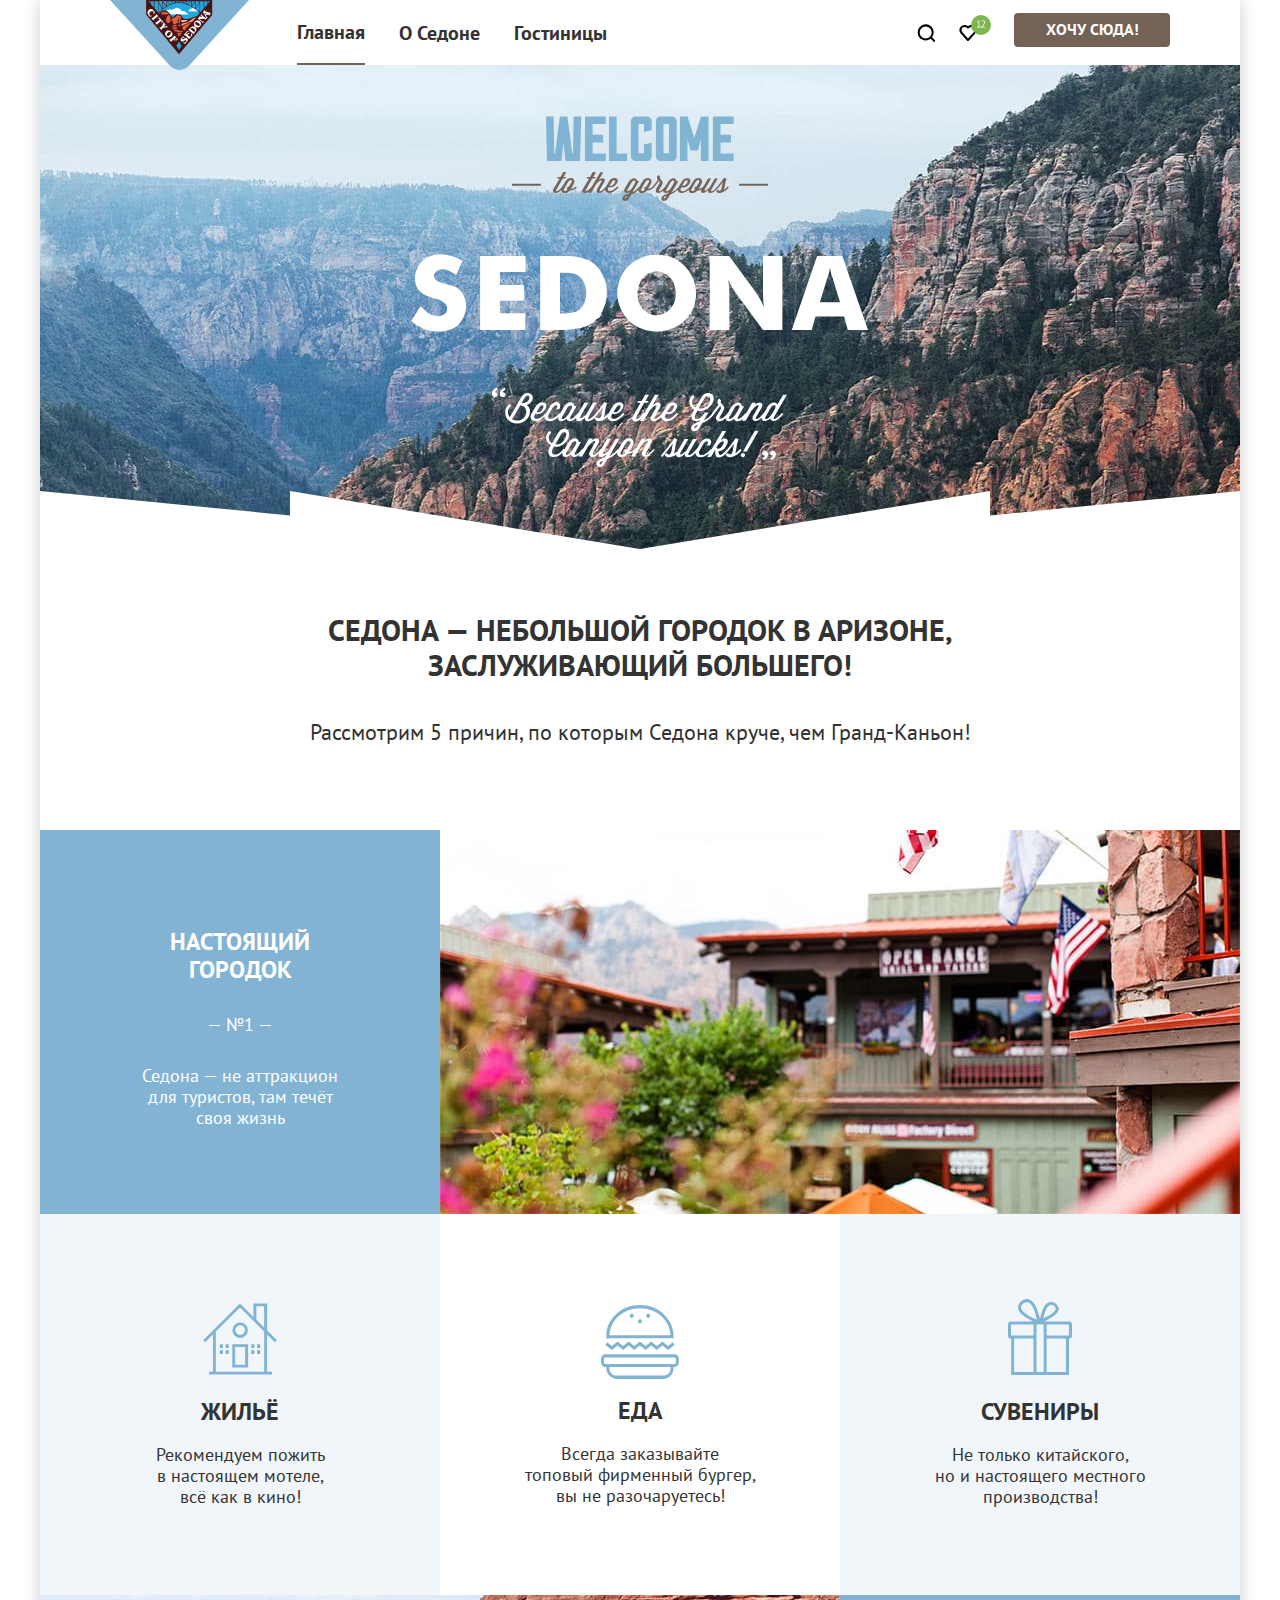
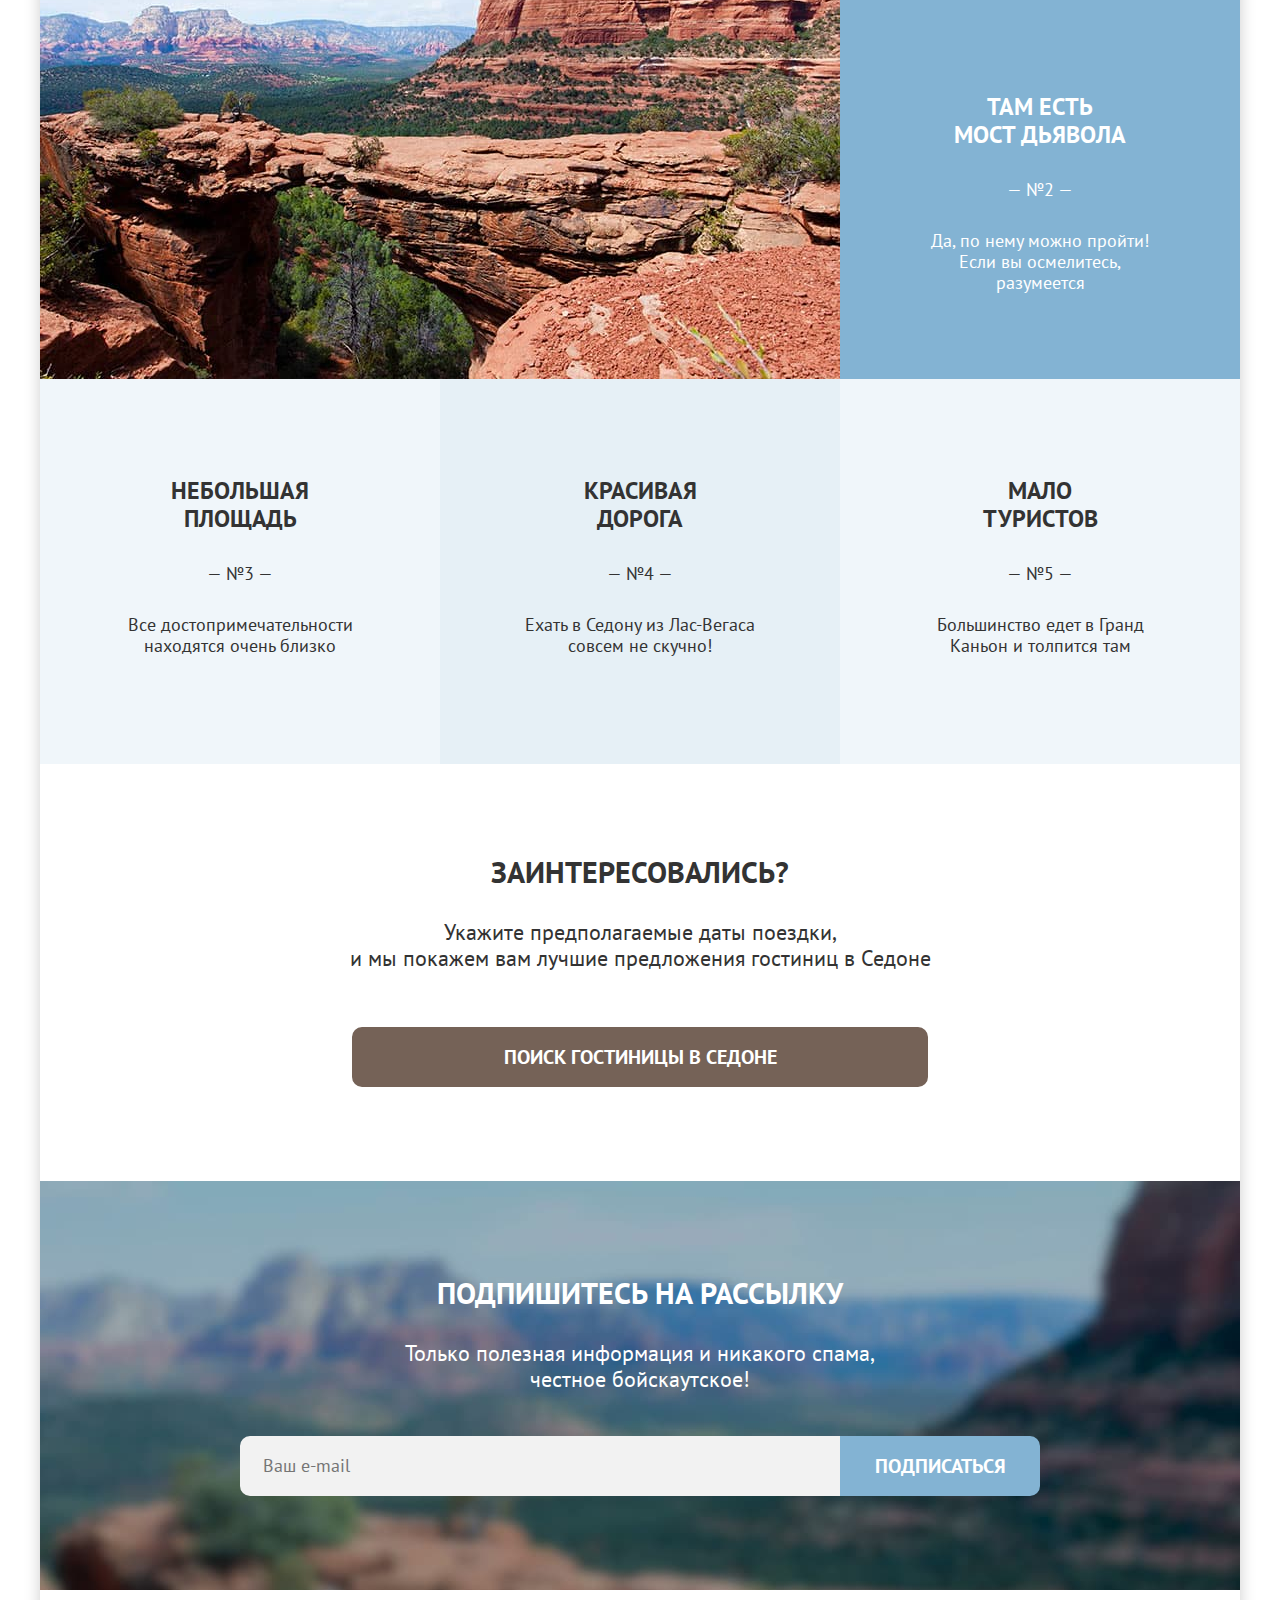
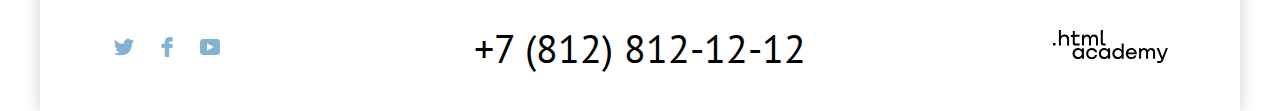
<file: index.html>
<!DOCTYPE html>
<html lang="ru">

<head>
  <meta charset="utf-8">
  <link rel="stylesheet" href="css/styles.css">
  <title>Sedona</title>
</head>

<body>

  <div class="wrapper">

    <header class="page-header">

      <nav class="navigation">
        <a class="navigation-logo" href="index.html">
          <img class="page-header-logo" src="images/header/logo.svg" width="139" height="70"
            alt="Логотип City of Sedona».">
        </a>
        <ul class="navigation-list style-list">
          <li class="navigation-item-main flow-page">
            <a class="navigation-link" href="#">Главная</a>
          </li>
          <li class="navigation-item-main">
            <a class="navigation-link" href="#">О Седоне</a>
          </li>
          <li class="navigation-item-main">
            <a class="navigation-link" href="catalog.html">Гостиницы</a>
          </li>
        </ul>
        <ul class="navigation-list navigation-user style-list">
          <li class="navigation-item">
            <a class="navigation-link" href="#" target="_blank">
              <svg class="icon" width="18" height="18" role="img" aria-label="Поиск">
                <use xlink:href="#search"></use>
              </svg>
              <span class="visually-hidden">Поиск</span>
            </a>
          </li>
          <li class="navigation-item">
            <a class="navigation-link heart" href="#">
              <svg class="icon" width="19" height="17" role="img" aria-label="Избранное">
                <use xlink:href="#heart"></use>
              </svg>
              <span class="visually-hidden">Избранное</span>
            </a>
          </li>
          <li class="navigation-item">
            <button class="button button-navigation behavior" type="button">Хочу сюда!</button>
          </li>
        </ul>

      </nav>

    </header>

    <main class="main-container">

      <section class="slogan">
        <h1 class="visually-hidden">Городок Седона</h1>
        <img class="slogan-Sedona" src="images/welcome.svg" width="458" height="352" alt="Лозунг городка Седона.">
      </section>

      <section class="description">
        <h2 class="visually-hidden">Описание города</h2>
        <p class="description-title title-section">Седона — небольшой городок в Аризоне, заслуживающий большего!</p>
        <p class="description-reason description-section">Рассмотрим 5 причин, по которым Седона круче, чем
          Гранд-Каньон!</p>
      </section>

      <section class="real-town">
        <div class="real-town-main main-block">
          <h2 class="real-town-title title-block">Настоящий городок</h2>
          <p class="number-reason ">— №1 —</p>
          <p class="real-town-description description-block">Седона — не аттракцион для туристов, там течёт своя жизнь
          </p>
        </div>
        <img src="images/photo/photo-1.jpg" width="800" height="384" alt="Дом на фоне гор" class="photo-Sedona">
      </section>

      <section class="recommendation">
        <h2 class="visually-hidden">Рекомендации для туристов</h2>
        <ul class="recommendation-list style-list">
          <li class="recommendation-item item-color item-parameters">
            <img class="icon-house" src="images/icon/icon-1.svg" width="74" height="72" alt="Дом">
            <h3 class="recommendation-title">Жильё</h3>
            <p class="recommendation-description description-block">Рекомендуем пожить<br> в настоящем мотеле,<br>всё
              как в
              кино!</p>
          </li>
          <li class="recommendation-item item-parameters">
            <img class="icon-food" src="images/icon/icon-2.svg" width="78" height="74" alt="Гамбургер">
            <h3 class="recommendation-title">Еда</h3>
            <p class="recommendation-description description-block">Всегда заказывайте<br> топовый фирменный бургер,<br>
              вы не
              разочаруетесь!</p>
          </li>
          <li class="recommendation-item item-color item-parameters">
            <img class="icon-souvenirs" src="images/icon/icon-3.svg" width="64" height="76" alt="Подарочная упаковка">
            <h3 class="recommendation-title">Сувениры</h3>
            <p class="recommendation-description description-block">Не только китайского,<br>но и настоящего
              местного<br>производства!</p>
          </li>
        </ul>
      </section>

      <section class="attraction">
        <img class="photo-Sedona" src="images/photo/photo-2.jpg" width="800" height="384" alt="Мост в горах">
        <div class="attraction-main main-block">
          <h2 class="attraction-title title-block">Там есть<br> мост дьявола</h2>
          <p class="number-reason">— №2 —</p>
          <p class="attraction-description description-block">Да, по нему можно пройти! Если вы осмелитесь, разумеется</p>
        </div>
      </section>

      <section class="advantages">
        <h2 class="visually-hidden">Преимущества города</h2>
        <ul class="advantages-list style-list">
          <li class="advantages-item-area item-color item-parameters">
            <h3 class="advantages-title title-block">Небольшая площадь</h3>
            <p class="number-reason">— №3 —</p>
            <p class="advantages-description description-block">Все достопримечательности находятся очень близко</p>
          </li>
          <li class="advantages-item-road item-parameters">
            <h3 class="advantages-title title-block">Красивая дорога</h3>
            <p class="number-reason">— №4 —</p>
            <p class="advantages-description description-block">Ехать в Седону из Лас-Вегаса совсем не скучно!</p>
          </li>
          <li class="advantages-item-few-tourists item-color item-parameters">
            <h3 class="advantages-title title-block">Мало туристов</h3>
            <p class="number-reason">— №5 —</p>
            <p class="advantages-description description-block">Большинство едет в Гранд Каньон и толпится там</p>
          </li>
        </ul>
      </section>

      <section class="finding-hotel">
        <h2 class="visually-hidden">Поиск гостиницы</h2>
        <p class="finding-hotel-title title-section">Заинтересовались?</p>
        <p class="finding-hotel-description description-section">Укажите предполагаемые даты поездки,<br> и мы покажем
          вам
          лучшие предложения гостиниц в Седоне</p>
        <button class="button-finding-hotel behavior" type="button">ПОИСК ГОСТИНИЦЫ В CЕДОНЕ</button>
      </section>

      <section class="newsletter-main">
        <h2 class="visually-hidden">Рассылка полезной информации</h2>
        <p class="newsletter-title title-section">Подпишитесь на рассылку</p>
        <p class="newsletter-description description-section">Только полезная информация и никакого спама, честное бойскаутское!</p>
        <form class="newsletter-form" action="https://echo.htmlacademy.ru/" method="post">
          <input class="field" placeholder="Ваш e-mail" type="email" name="newsletter-email" id="newsletter-email"
            required>
          <button class="newsletter-button conduct" type="submit">
            <span class="newsletter-subscription">Подписаться</span>
          </button>
        </form>
      </section>

    </main>

    <footer class="page-footer">

      <div class="page-footer-container">

        <section class="footer-social">
          <h2 class="visually-hidden">Социальные сети</h2>
          <ul class="footer-social-list style-list">
            <li class="footer-social-item">
              <a class="footer-social-link footer-social-tw" href="https://twitter.com/htmlacademy_ru">
                <svg class="icon-social" width="18" height="15" role="img" aria-label="Твиттер">
                  <use xlink:href="#twitter"></use>
                </svg>
                <span class="visually-hidden">Твиттер</span>
              </a>
            </li>
            <li class="footer-social-item">
              <a class="footer-social-link footer-social-facebook" href="https://www.facebook.com/htmlacademy">
                <svg class="icon-social" width="10" height="18" role="img" aria-label="Фейсбук">
                  <use xlink:href="#facebook"></use>
                </svg>
                <span class="visually-hidden">Фейсбук</span>
              </a>
            </li>
            <li class="footer-social-item">
              <a class="footer-social-link footer-social-youtube" href="https://www.youtube.com/c/HTMLAcademyRUS">
                <svg class="icon-social" width="20" height="16" role="img" aria-label="Ютуб">
                  <use xlink:href="#youtube"></use>
                </svg>
                <span class="visually-hidden">Ютуб</span>
              </a>
            </li>
          </ul>
        </section>

        <section class="footer-contacts">
          <h2 class="visually-hidden">Контакты</h2>
          <a class="footer-contacts-number" href="tel:+78128121212">+7 (812) 812-12-12</a>
        </section>

        <section class="htmlacademy">
          <h2 class="visually-hidden">Htmlacademy</h2>
          <a class="logo-htmlacademy" href=" https://htmlacademy.ru/">
            <svg class="htmlacademy-icon" width="115" height="34" viewBox="0 0 115 34" role="img"
              aria-label="Логотип Htmlacademy" fill="#000000" xmlns="http://www.w3.org/2000/svg">
              <path
                d="M0 12.9v2.6h2.5v-2.6H0ZM11.6 4.5c-1.6 0-2.8.7-3.6 1.7h-.1V0h-2v15.5h2v-5.3c0-2.1 1.3-3.6 3.3-3.6 1.8 0 2.9 1.4 2.9 3.2v5.7h2V9.4c.1-3-1.8-4.9-4.5-4.9ZM26.6 4.8h-4.8V1.1h-2v3.8h-1.9v2h1.9v6c0 1.7 1 2.7 2.7 2.7h4.1v-2h-3.7c-.7 0-1.1-.4-1.1-1.1V6.8h4.8v-2ZM41.1 4.6c-1.6 0-2.9.8-3.5 2.1h-.1a3.7 3.7 0 0 0-3.4-2.1c-1.4 0-2.5.8-3.1 1.8h-.1V4.8H29v10.6h2V10c0-2 1-3.5 2.6-3.5 1.5 0 2.4 1 2.4 2.6v6.3h2V9.8c0-2.4 1.4-3.3 2.6-3.3 1.5 0 2.4 1 2.4 2.6v6.3h2V8.9c.1-2.5-1.4-4.3-3.9-4.3ZM47.8 12.7c0 1.7 1 2.7 2.8 2.7h2v-2h-1.7c-.7 0-1.1-.4-1.1-1.1V0h-2v12.7ZM28.9 19.7a4.9 4.9 0 0 0-3.9-1.8c-3.1 0-5.4 2.3-5.4 5.6s2.3 5.6 5.4 5.6c1.8 0 3-.8 3.8-1.9h.1v1.6h2V18.2h-2v1.5Zm-3.6 7.4a3.5 3.5 0 0 1-3.6-3.6c0-2 1.4-3.6 3.6-3.6s3.6 1.6 3.6 3.6c0 1.9-1.4 3.6-3.6 3.6ZM44.2 22c-.5-2.4-2.6-4.1-5.4-4.1a5.4 5.4 0 0 0-5.6 5.6c0 3.1 2.2 5.6 5.6 5.6 2.8 0 4.9-1.8 5.4-4.2h-2.1a3.4 3.4 0 0 1-3.3 2.3 3.5 3.5 0 0 1-3.6-3.6c0-2 1.4-3.6 3.6-3.6 1.6 0 2.8 1 3.3 2.2h2.1V22ZM55.1 19.7a4.9 4.9 0 0 0-3.9-1.8c-3.1 0-5.4 2.3-5.4 5.6s2.3 5.6 5.4 5.6c1.8 0 3-.8 3.8-1.9h.1v1.6h2V18.2h-2v1.5Zm-3.6 7.4a3.5 3.5 0 0 1-3.6-3.6c0-2 1.4-3.6 3.6-3.6s3.6 1.6 3.6 3.6c0 1.9-1.5 3.6-3.6 3.6ZM68.7 19.8a5 5 0 0 0-3.9-1.9c-3.1 0-5.4 2.3-5.4 5.6s2.2 5.6 5.4 5.6c1.7 0 3-.8 3.8-1.8h.1v1.5h2V13.4h-2v6.4Zm-3.6 7.3a3.5 3.5 0 0 1-3.6-3.6c0-2 1.4-3.6 3.6-3.6s3.6 1.6 3.6 3.6c-.1 2-1.5 3.6-3.6 3.6ZM78.3 17.9a5.4 5.4 0 0 0-5.5 5.6c0 3 2.1 5.6 5.5 5.6 2.5 0 4.5-1.3 5.2-3.6h-2.1c-.5 1-1.6 1.6-3 1.6-1.9 0-3.3-1.3-3.4-2.9h8.8c.2-3.6-2-6.3-5.5-6.3Zm0 1.9c1.7 0 3 1 3.3 2.6h-6.5a3.2 3.2 0 0 1 3.2-2.6ZM98.2 17.9a4 4 0 0 0-3.6 2h-.1c-.6-1.2-1.8-2-3.4-2-1.4 0-2.5.7-3.1 1.8v-1.5h-1.9v10.6h2v-5.4c0-2 1-3.4 2.6-3.5 1.5 0 2.4 1 2.4 2.6v6.3h2v-5.6c0-2.4 1.4-3.3 2.6-3.3 1.5 0 2.4 1 2.4 2.6v6.3h2v-6.5c.1-2.6-1.4-4.4-3.9-4.4ZM109.4 27l-3.6-8.9h-2.2l4.8 11.6c-.3.9-.7 1.2-1.7 1.2h-2.5v2h2.5c1.8 0 2.8-.8 3.5-2.6l4.7-12.2h-2.1l-3.4 8.9Z" />
            </svg>
          </a>
        </section>

      </div>

    </footer>

  </div>

  <div class="modal-container modal-container-close">

    <div class="modal modal-auth">

      <button class="modal-close-button">
        <span class="visually-hidden">Закрыть</span>
      </button>
      
      <section class="modal-content">
        <h2 class="modal-title">Пoиск гостиницы в Седоне</h2>
        <form class="modal-form" action="https://echo.htmlacademy.ru/" method="post">
          <p class="appointment-form-date">
            <label class="form-label check" for="appointment-date-in">
              Дата заезда:
              <input class="selection check-date check-in" type="text" id="appointment-date-in"
                name="appointment-date-in" placeholder="27 апреля 2020">
              <span class="comments-check-in">Мы не можем отправить вас в прошлое.</span>
            </label>
          </p>
          <p class="appointment-form-date">
            <label class="form-label check" for="appointment-date-out">
              Дата выезда:
              <input class="selection check-date check-out" type="text" id="appointment-date-out"
                name="appointment-date-out" placeholder="1 сентября 2021">
              <span class="comments-check-out">На эти даты есть свободные номера. Пока есть.</span>
            </label>
          </p>
          <div class="amount">
            <p class="appointment-form-amount grown">
              <label class="form-label" for="appointment-grown">Взрослые:</label>
              <span class="input-box">
                <button class="button-minus button-check-number" type="submit">
                  <svg width="13" height="1" viewBox="0 0 13 1" role="img" aria-label="Минус"
                    xmlns="http://www.w3.org/2000/svg">
                    <path d="M0 0L0 1L13 1V0L0 0Z" />
                  </svg>
                </button>
                <input class="selection check-number adult" type="text" id="appointment-grown" name="appointment-grown"
                  placeholder="2">
                <button class="button-plus button-check-number" type="submit">
                  <svg width="13" height="13" viewBox="0 0 13 13" role="img" aria-label="Плюс"
                    xmlns="http://www.w3.org/2000/svg">
                    <path d="M13 6H7V0H6V6H0V7H6V13H7V7H13V6Z" />
                  </svg>
                </button>
              </span>
            </p>
            <p class="appointment-form-amount child">
              <label class="form-label" for="appointment-children">
                <span class="babies">Дети:</span>
              </label>
              <button class="tooltip-toggle" type="button">
                <svg class="tooltip-icon" width="1" height="9" viewBox="0 0 1 9" role="img" aria-label="Информация"
                  fill="none" xmlns="http://www.w3.org/2000/svg">
                  <g clip-path="url(#clip0_18711_288)">
                    <path d="M0 9H1L1 3H0L0 9Z" fill="white" />
                    <path d="M1 0H0V1H1V0Z" fill="white" />
                  </g>
                  <defs>
                    <clipPath id="clip0_18711_288">
                      <rect width="1" height="9" fill="white" />
                    </clipPath>
                  </defs>
                </svg>
                <span class="tooltip">
                  <span class="tooltip-text" role="tooltip" id="tooltip-label">
                    Укажите количество детей, которые будут с вами, возраст которых от 6 до 18 лет. Дети до 6 лет
                    размещаются бесплатно.
                  </span>
                </span>
              </button>
              <span class="input-box">
                <button class="button-minus button-check-number" type="submit">
                  <svg width="13" height="1" viewBox="0 0 13 1" role="img" aria-label="Минус"
                    xmlns="http://www.w3.org/2000/svg">
                    <path d="M0 0L0 1L13 1V0L0 0Z" />
                  </svg>
                </button>
                <input class="selection check-number children" type="text" id="appointment-children"
                  name="appointment-children" placeholder="1">
                <button class="button-plus button-check-number" type="submit">
                  <svg width="13" height="13" viewBox="0 0 13 13" role="img" aria-label="Плюс"
                    xmlns="http://www.w3.org/2000/svg">
                    <path d="M13 6H7V0H6V6H0V7H6V13H7V7H13V6Z" />
                  </svg>
                </button>
              </span>
            </p>
          </div>
        </form>

        <button class="button button-modal-container conduct" type="submit">
          <span class="found">Найти</span>
        </button>

      </section>

    </div>

  </div>

  <svg xmlns="http://www.w3.org/2000/svg" style="display: none;">
    <symbol id="search" viewBox="0 0 18 18">
      <g>
        <path
          d="M18.7 17 15 13.1A8 8 0 0 0 8.7.3C4.3.3.7 4 .7 8.4a8 8 0 0 0 12.9 6.3l3.7 3.7 1.4-1.5Zm-10-2.6a6 6 0 0 1-6-6 6 6 0 0 1 6-6 6 6 0 0 1 6 6 6 6 0 0 1-6 6Z" />
      </g>
    </symbol>
    <symbol id="heart" viewBox="0 0 19 17">
      <g>
        <path
          d="M9.4 17a1 1 0 0 1-.8-.4l-7-7.9A5.4 5.4 0 0 1 6 0c1.3 0 2.5.5 3.5 1.3C10.5.5 12 0 13.1 0c3 0 5.5 2.4 5.5 5.4 0 1.3-.5 2.5-1.3 3.4l-7 7.9c-.3.2-.5.3-.9.3Zm-6-9.5 6.1 6.9 6.3-7c.5-.5.7-1.2.7-2 0-1.8-1.5-3.3-3.3-3.3-1 0-2 .5-2.8 1.3-.3.3-.6.4-.9.4-.3 0-.6-.2-.8-.4A3.7 3.7 0 0 0 6 2.1a3.3 3.3 0 0 0-3.3 3.3c0 .9.3 1.6.7 2.1Z" />
      </g>
    </symbol>
  </svg>

  <svg xmlns="http://www.w3.org/2000/svg" style="display: none;">
    <symbol id="twitter" viewBox="0 0 18 15">
      <g>
        <path
          d="M11.6.2c1.8-.5 3.2.3 3.8 1.2l2.1-.7c0 .9-.6 1.5-.9 1.8.7.1 1.4-.6 1.4-.6a3 3 0 0 1-1.7 2C16.1 10.7 13 15.1 5.7 15h-.5c-.4 0-4.4-.5-5.2-1.9 2.4.2 4.1-.4 5-1.2-1-.3-2.9-.4-3.2-2.9.4.1.6.2 1.3.1C1.8 8.3.4 7.5.5 5.3c.3.3 1.1.5 1.4.5C1.1 5.6-.2 2.5.9.9a11 11 0 0 0 7.6 3.8C8.7 2.3 9.7.8 11.6.2Z" />
      </g>
    </symbol>
    <symbol id="facebook" viewBox="0 0 10 18">
      <g>
        <path d="M7 0a4 4 0 0 0-4 4v2H0v4h3v8h4v-8h3V6H7V4h3V0H7Z" />
      </g>
    </symbol>
    <symbol id="youtube" viewBox="0 0 20 16">
      <g>
        <path
          d="M17 0H2.9C1.2 0 0 1.5 0 3.2v9.5C0 14.5 1.2 16 2.9 16h14.3c1.5 0 2.9-1.5 2.9-3.2V3.2C19.9 1.5 18.7 0 17 0ZM7 11.8V4.2L13.7 8 7 11.8Z" />
      </g>
    </symbol>
  </svg>

</body>

</html>
</file>
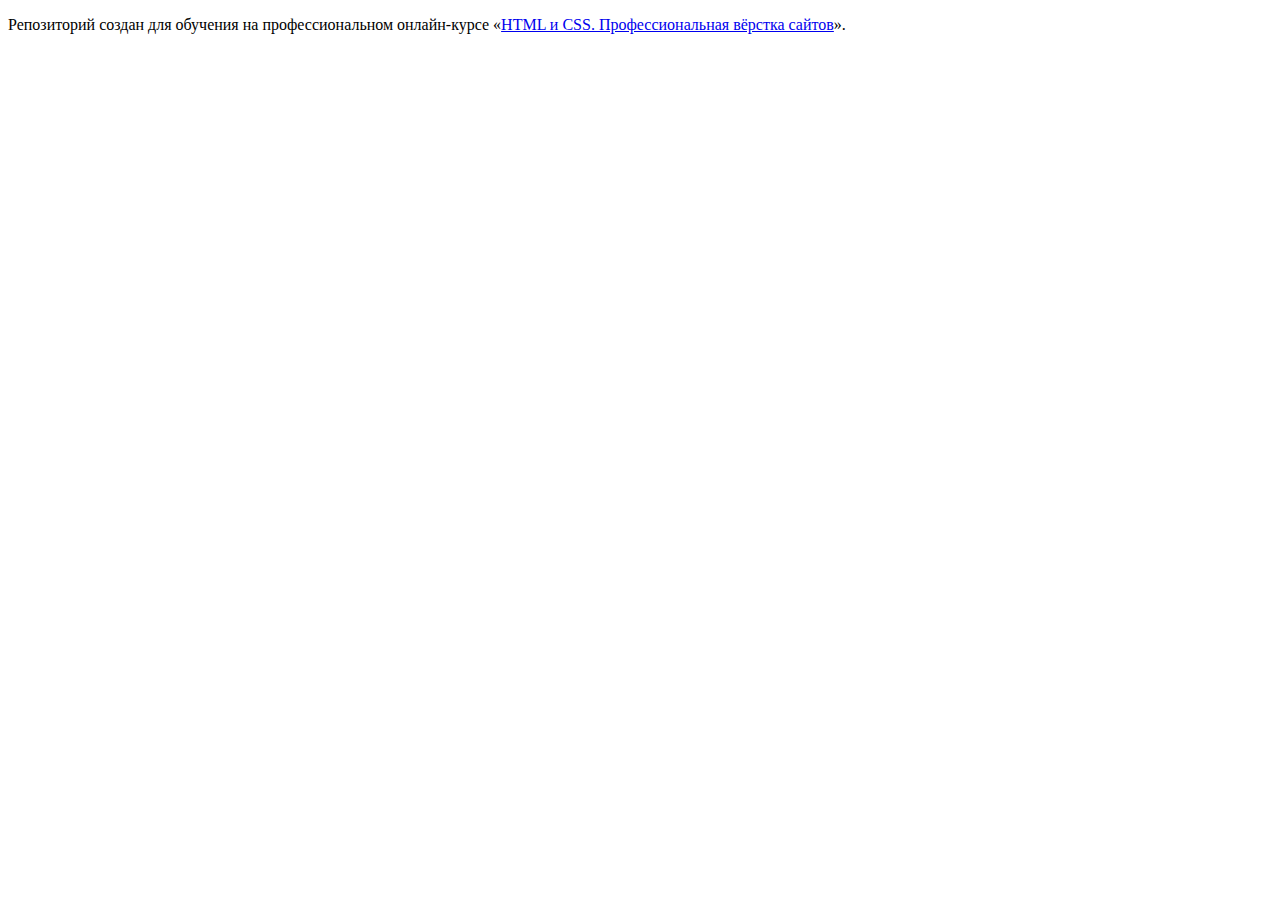
<file: 1/index.html>
<!DOCTYPE html>
<html lang="ru">
  <head>
    <meta charset="utf-8">
    <title>HTML Academy: Седона</title>
    <base href="https://htmlacademy-htmlcss.github.io/1982679-sedona-33/1/">
</head>
  <body>

    <p>Репозиторий создан для обучения на профессиональном онлайн‑курсе «<a href="https://htmlacademy.ru/intensive/htmlcss">HTML и CSS. Профессиональная вёрстка сайтов</a>».</p>

  </body>
</html>
</file>
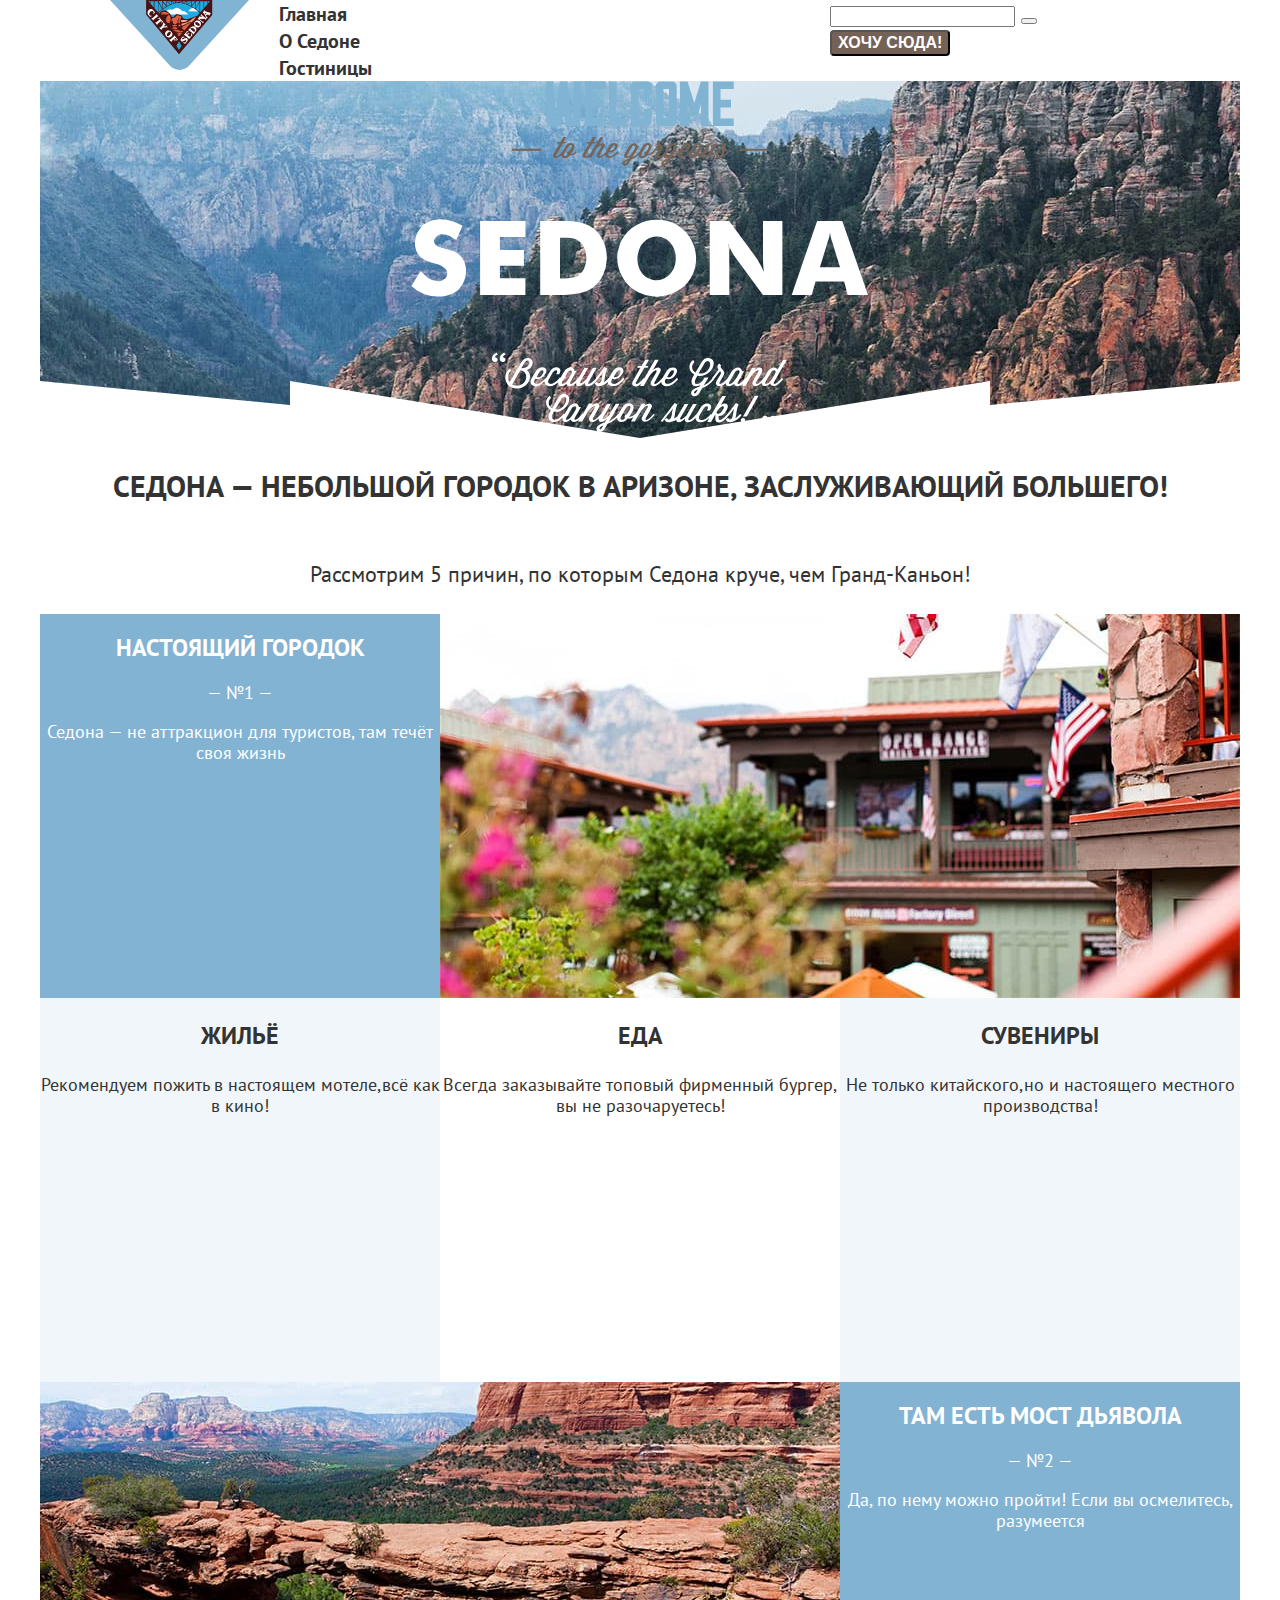
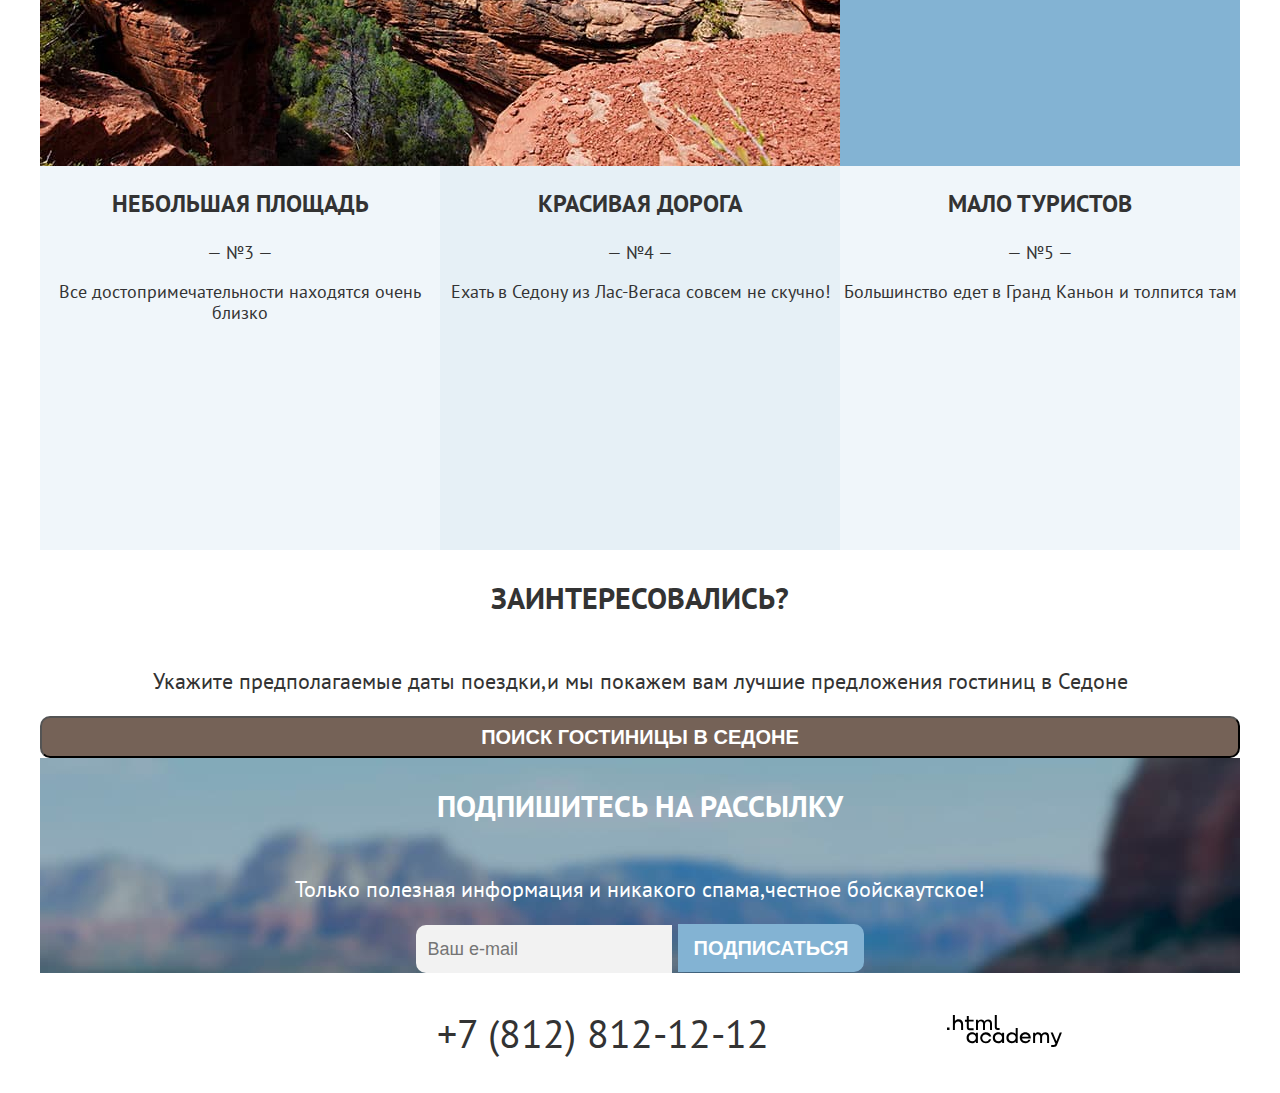
<file: 6/index.html>
<!DOCTYPE html>
<html lang="ru">
 <head>
  <meta charset="utf-8">
  <link rel="stylesheet" href="css/styles.css">
  <title>Sedona</title>
   <base href="https://htmlacademy-htmlcss.github.io/1982679-sedona-33/6/">
</head>
  <body>

   <div class="wrapper">

   <header class="page-header">

    <nav class="navigation">
     <a class="navigation-logo" href="index.html">
      <img class="page-header-logo" alt="Логотип City of Sedona»." src="images/header/logo.svg" width="139" height="70" >
     </a>
     <ul class="navigation-list style-list">
      <li class="navigation-item">
       <a class="navigation-link" href="#">Главная</a>
      </li>
      <li class="navigation-item">
       <a class="navigation-link" href="#">О Седоне</a>
      </li> 
      <li class="navigation-item">
       <a class="navigation-link" href="catalog.html">Гостиницы</a>
      </li> 
     </ul>
     <ul class="navigation-list navigation-user style-list">
      <li class="navigation-item">
       <form action="#" method="get">
        <input type="text" name="search">
        <button type="submit"></button>
       </form>
      </li>
      <li class="navigation-item">
       <a class="navigation-link" href="#">
        <span class="visually-hidden">Избранное</span>
       </a>
      </li>
      <li class="navigation-item">
       <button class="button-navigation" type="button">Хочу сюда!</button>
      </li>
     </ul>
    </nav>

   </header>

   <main class="main-index main-container">

     <section class="slogan">
      <h1 class="visually-hidden">Городок Седона</h1>
       <img class="slogan-Sedona" src="images/welcome.svg" width="458" height="352" alt="Лозунг городка Седона.">
     </section>
    
     <section class="description">
      <h2 class="visually-hidden">Описание города</h2>
      <p class="title-section">Седона — небольшой городок в Аризоне, заслуживающий большего!</p>
      <p class="description-reason">Рассмотрим 5 причин, по которым Седона круче, чем Гранд-Каньон!</p>
     </section>

     <section class="real-town">
      <div class="real-town-main main-block">
       <h2 class="real-town-title title-block">Настоящий городок</h2>
       <p class="number-reason description-block">— №1 —</p>
       <p class="real-town-description description-block">Седона — не аттракцион для туристов, там течёт своя жизнь</p>
      </div>
      <img src="images/photo/photo-1.jpg" width="800" height="384" alt="Дом на фоне гор" class="photo-Sedona">
     </section>      
          
     <section class="recommendation">
      <h2 class="visually-hidden">Рекомендации для туристов</h2>
       <ul class="recommendation-list style-list">
        <li class="recommendation-item-housing item-color item-parameters">
         <h3 class="recommendation-title title-block">Жильё</h3>
         <p class="recommendation-description description-block">Рекомендуем пожить в настоящем мотеле,всё как в кино!</p>
        </li>
        <li class="recommendation-item-food item-parameters">
         <h3 class="recommendation-title title-block">Еда</h3>
         <p class="recommendation-description description-block">Всегда заказывайте топовый фирменный бургер, вы не разочаруетесь!</p>
        </li>
        <li class="recommendation-item-souvenirs item-color item-parameters">
         <h3 class="recommendation-title title-block">Сувениры</h3>
         <p class="recommendation-description description-block">Не только китайского,но и настоящего местного производства!</p>
        </li>
       </ul>
     </section>
           
     <section class="attraction">
      <img src="images/photo/photo-2.jpg" width="800" height="384" alt="Мост в горах" class="photo-Sedona">
      <div class="attraction-main main-block">
       <h2 class="attraction-title title-block">Там есть мост дьявола</h2>
       <p class="number-reason description-block">— №2 —</p>
       <p class="attraction-description description-block">Да, по нему можно пройти! Если вы осмелитесь, разумеется</p>
      </div>
     </section>

     <section class="advantages">
      <h2 class="visually-hidden">Преимущества города</h2>
       <ul class="advantages-list style-list">
        <li class="advantages-item-area item-color item-parameters">
         <h3 class="advantages-title title-block">Небольшая площадь</h3>
         <p class="number-reason description-block">— №3 —</p>
         <p class="advantages-description description-block">Все достопримечательности находятся очень близко</p>
        </li>
        <li class="advantages-item-road item-parameters">
         <h3 class="advantages-title title-block">Красивая дорога</h3>
         <p class="number-reason description-block">— №4 —</p>
         <p class="advantages-description description-block">Ехать в Седону из Лас-Вегаса совсем не скучно!</p>
        </li>
        <li class="advantages-item-few-tourists item-color item-parameters">
         <h3 class="advantages-title title-block">Мало туристов</h3>
         <p class="number-reason description-block">— №5 —</p>
         <p class="advantages-description description-block">Большинство едет в Гранд Каньон и толпится там</p>
        </li>      
        </ul>
     </section>
      
     <section class="finding-hotel">
      <h2 class="visually-hidden">Поиск гостиницы</h2>
       <p class="finding-hotel-title title-section">Заинтересовались?</p>
       <p class="finding-hotel-description">Укажите предполагаемые даты поездки,и мы покажем вам лучшие предложения гостиниц в Седоне</p>
       <button class="button-finding-hotel" type="button">ПОИСК ГОСТИНИЦЫ В CЕДОНЕ</button>
     </section>

     <section class="newsletter-main">
      <h2 class="visually-hidden">Рассылка полезной информации</h2>
       <p class="newsletter-title title-section">Подпишитесь на рассылку</p>
       <p class="newsletter-description">Только полезная информация и никакого спама,честное бойскаутское!</p>
       <form class="newsletter-form" action="https://echo.htmlacademy.ru/" method="post">
        <input class="field"  placeholder="Ваш e-mail" type="email" name="newsletter-email" id="newsletter-email" required>
        <button class="button newsletter-button" type="submit">
         <span class="newsletter-subscription">Подписаться</span>
        </button>
       </form>
     </section>

   </main>

   <footer class="page-footer">

    <div class="page-footer-container">

    <section class="footer-social">
     <h2 class="visually-hidden">Социальные сети</h2>
      <ul class="footer-social-list style-list">
       <li class="footer-social-item">
        <a class="button" href="https://twitter.com/htmlacademy_ru">
         <span class="visually-hidden">Твиттер</span>
        </a>
       </li>
       <li class="footer-social-item">
        <a class="button" href="https://www.facebook.com/htmlacademy">
         <span class="visually-hidden">Фейсбук</span>
        </a>
       </li>
       <li class="footer-social-item">
        <a class="button" href="https://www.youtube.com/c/HTMLAcademyRUS">
         <span class="visually-hidden">Ютуб</span>
        </a>
       </li>
      </ul>
    </section>

    <section class="footer-contacts">
      <h2 class="visually-hidden">Контакты</h2>
      <p class="footer-contacts-number">+7 (812) 812-12-12</p>
    </section>

    <section class="htmlacademy">
     <h2 class="visually-hidden">Htmlacademy</h2>
     <a class="logo-htmlacademy" href=" https://htmlacademy.ru/">
      <img src="images/logo_htmlacademy.svg" width="115" height="33" alt="Логотип htmlacademy">
     </a>
    </section>

    </div>

   </footer>

   </div>
    
  </body>

</html>
</file>
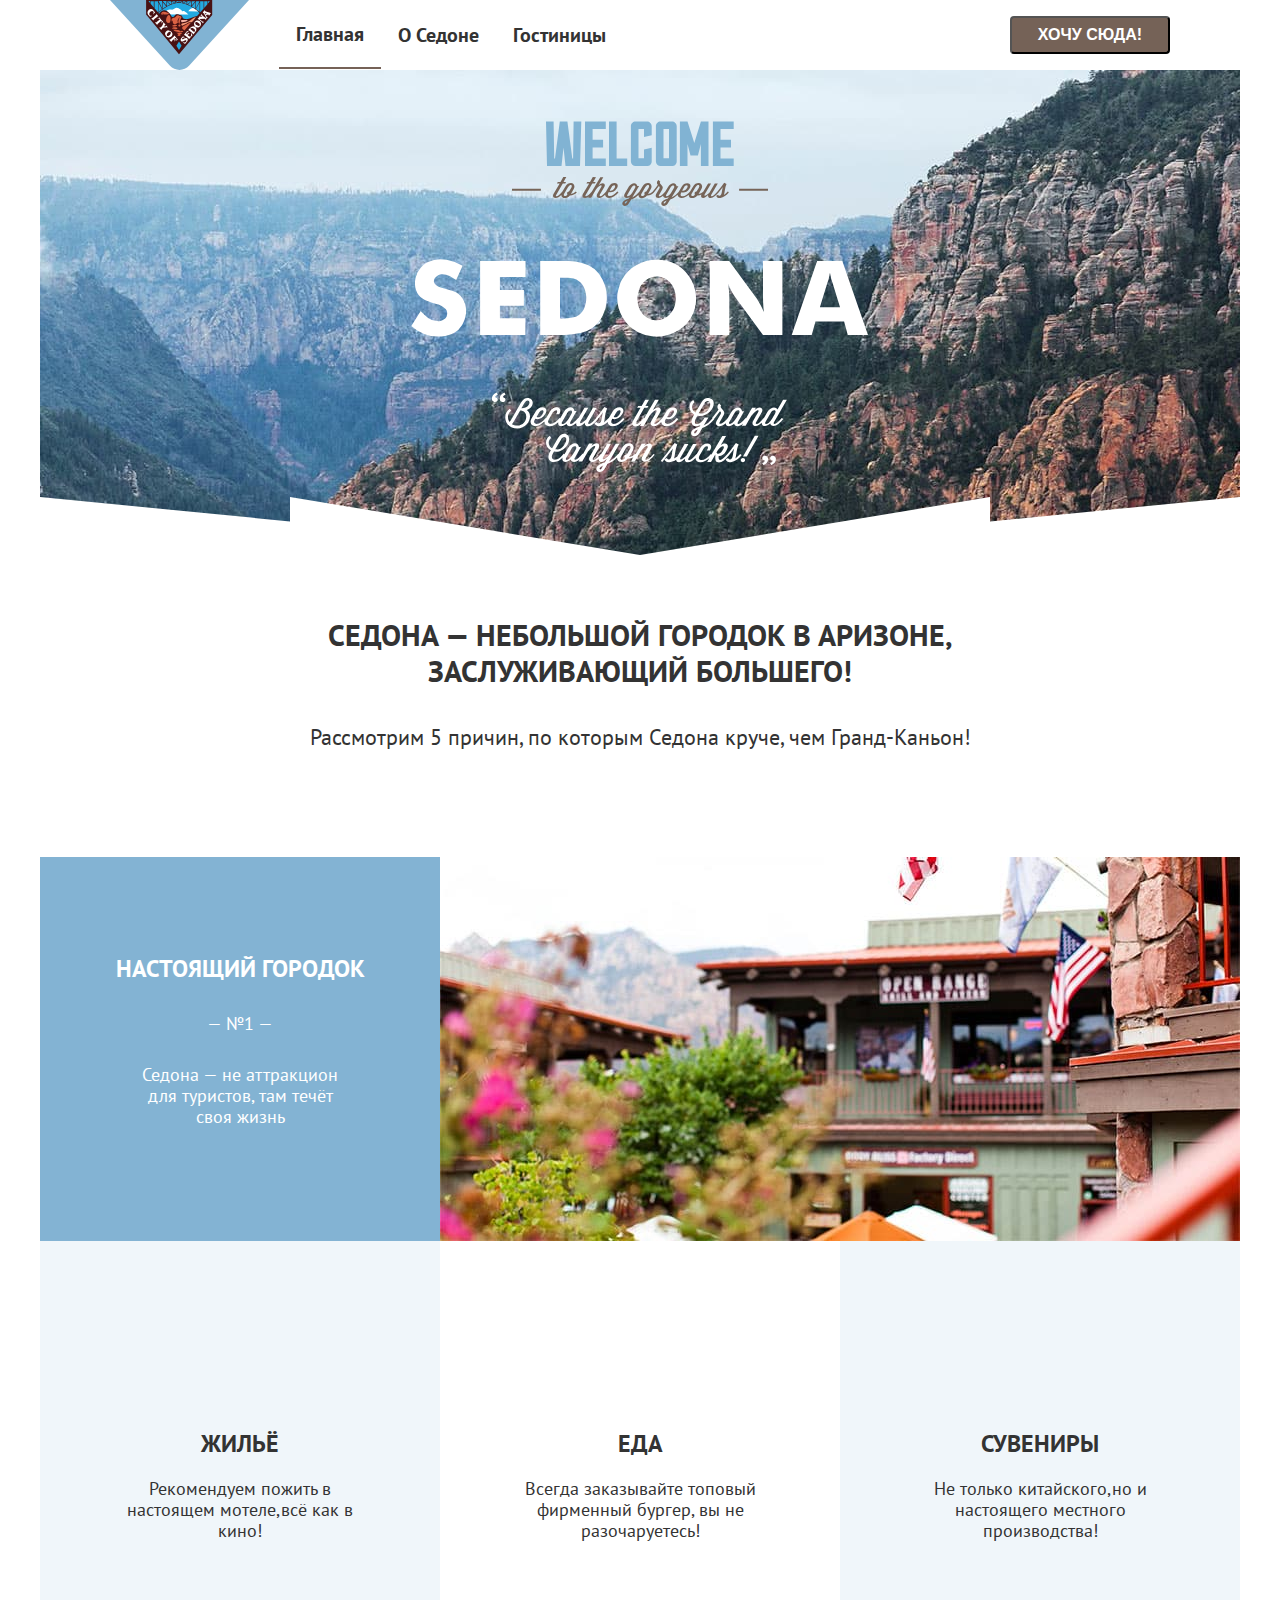
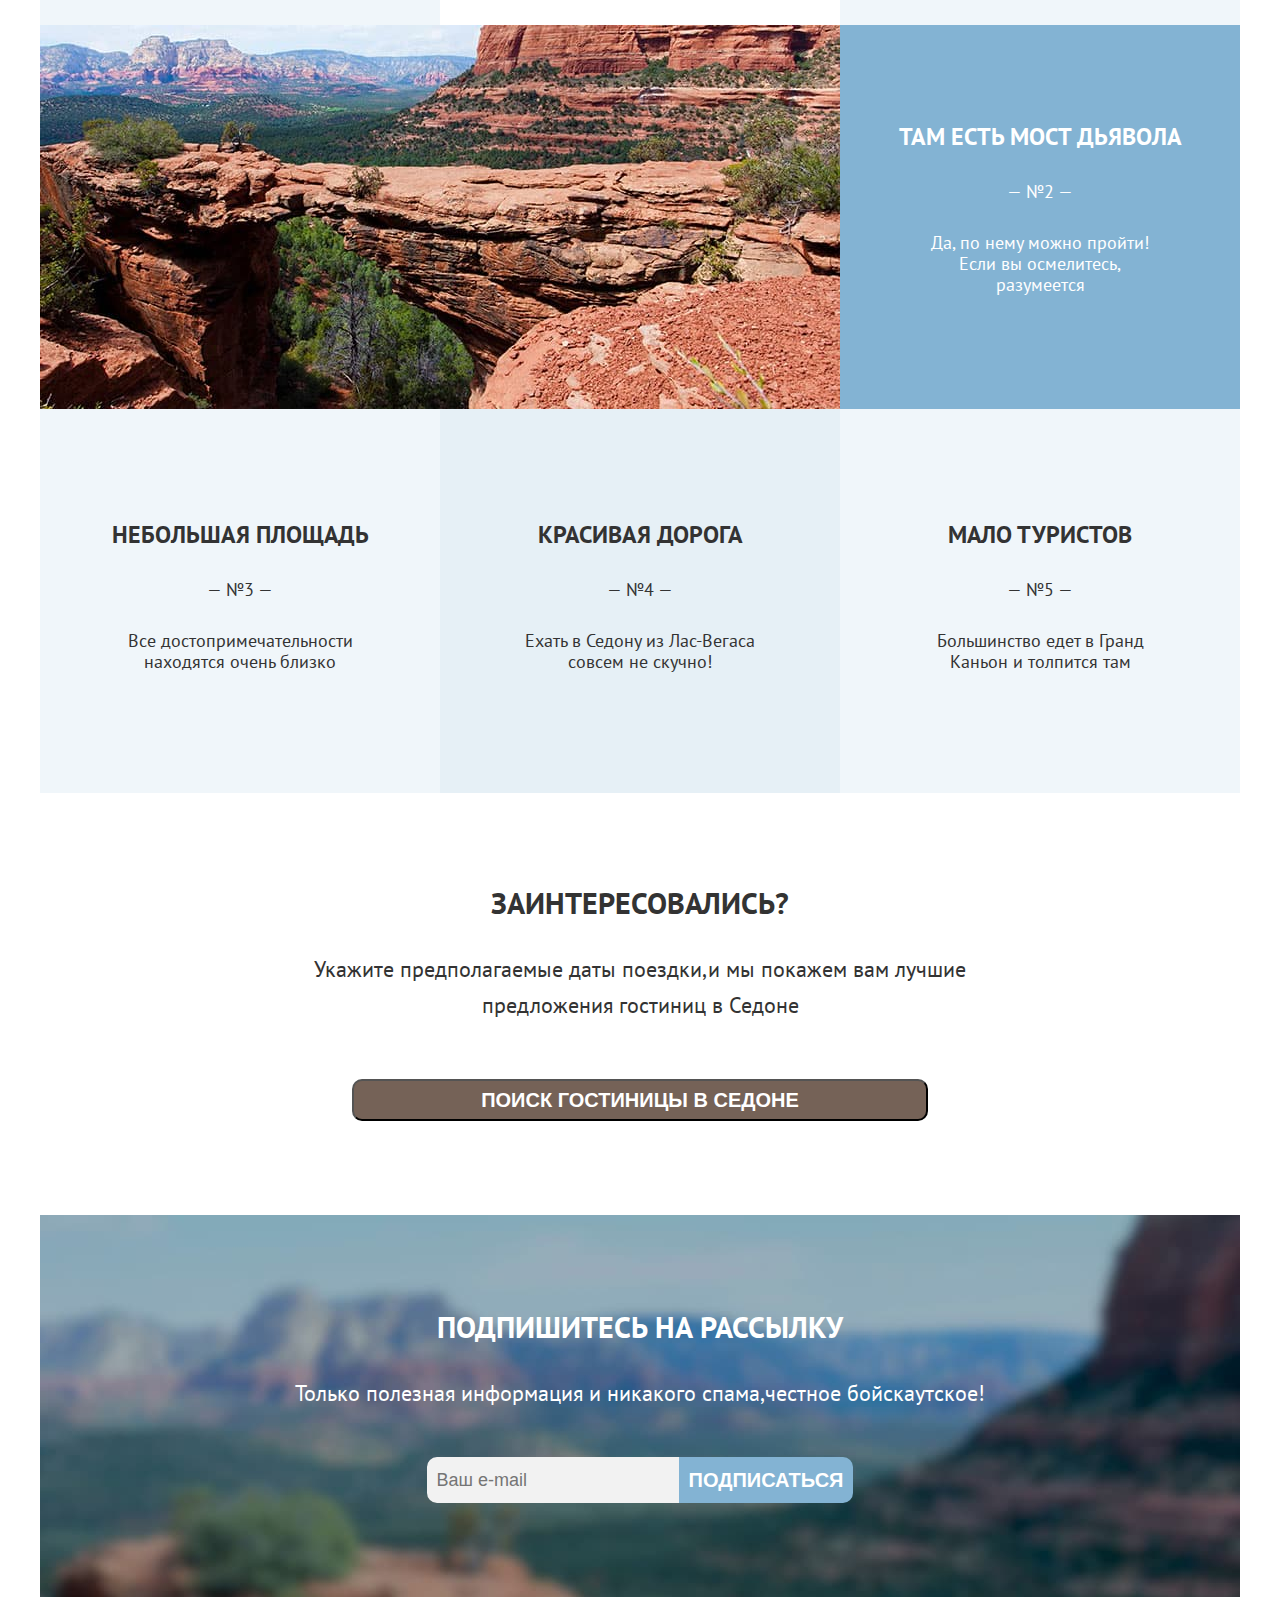
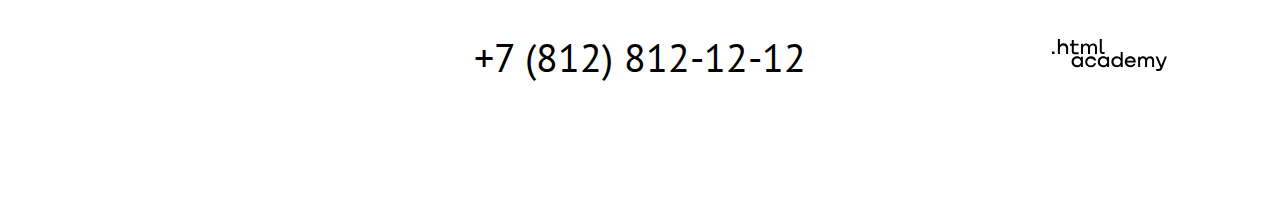
<file: 7/index.html>
<!DOCTYPE html>
<html lang="ru">

<head>
  <meta charset="utf-8">
  <link rel="stylesheet" href="css/styles.css">
  <title>Sedona</title>
  <base href="https://htmlacademy-htmlcss.github.io/1982679-sedona-33/7/">
</head>

<body>

  <div class="wrapper">

    <header class="page-header">

      <nav class="navigation">
        <a class="navigation-logo" href="index.html">
          <img class="page-header-logo" alt="Логотип City of Sedona»." src="images/header/logo.svg" width="139"
            height="70">
        </a>

        <ul class="navigation-list style-list">
          <li class="navigation-item">
            <a class="navigation-link flow-page" href="#">Главная</a>
          </li>
          <li class="navigation-item">
            <a class="navigation-link" href="#">О Седоне</a>
          </li>
          <li class="navigation-item">
            <a class="navigation-link" href="catalog.html">Гостиницы</a>
          </li>
        </ul>

        <ul class="navigation-list navigation-user style-list">
          <li class="navigation-item">
            <a class="navigation-link" href="#" target="_blank">
              <span class="visually-hidden">Поиск</span>
            </a>
          </li>
          <li class="navigation-item">
            <a class="navigation-link" href="#">
              <span class="visually-hidden">Избранное</span>
            </a>
          </li>
          <li class="navigation-item">
            <button class="button-navigation" type="button">Хочу сюда!</button>
          </li>
        </ul>

      </nav>

    </header>

    <main class="main-index main-container">

      <section class="slogan">
        <h1 class="visually-hidden">Городок Седона</h1>
        <img class="slogan-Sedona" src="images/welcome.svg" width="458" height="352" alt="Лозунг городка Седона.">
      </section>

      <section class="description">
        <h2 class="visually-hidden">Описание города</h2>
        <p class="title-section">Седона — небольшой городок в Аризоне, заслуживающий большего!</p>
        <p class="description-reason description-section">Рассмотрим 5 причин, по которым Седона круче, чем
          Гранд-Каньон!</p>
      </section>

      <section class="real-town">
        <div class="real-town-main main-block">
          <h2 class="real-town-title title-block">Настоящий городок</h2>
          <p class="number-reason ">— №1 —</p>
          <p class="real-town-description description-block">Седона — не аттракцион для туристов, там течёт своя жизнь
          </p>
        </div>
        <img src="images/photo/photo-1.jpg" width="800" height="384" alt="Дом на фоне гор" class="photo-Sedona">
      </section>

      <section class="recommendation">
        <h2 class="visually-hidden">Рекомендации для туристов</h2>
        <ul class="recommendation-list style-list">
          <li class="recommendation-item item-color item-parameters">
            <h3 class="recommendation-title">Жильё</h3>
            <p class="recommendation-description description-block">Рекомендуем пожить в настоящем мотеле,всё как в
              кино!</p>
          </li>
          <li class="recommendation-item item-parameters">
            <h3 class="recommendation-title">Еда</h3>
            <p class="recommendation-description description-block">Всегда заказывайте топовый фирменный бургер, вы не
              разочаруетесь!</p>
          </li>
          <li class="recommendation-item item-color item-parameters">
            <h3 class="recommendation-title">Сувениры</h3>
            <p class="recommendation-description description-block">Не только китайского,но и настоящего местного
              производства!</p>
          </li>
        </ul>
      </section>

      <section class="attraction">
        <img src="images/photo/photo-2.jpg" width="800" height="384" alt="Мост в горах" class="photo-Sedona">
        <div class="attraction-main main-block">
          <h2 class="attraction-title title-block">Там есть мост дьявола</h2>
          <p class="number-reason">— №2 —</p>
          <p class="attraction-description description-block">Да, по нему можно пройти! Если вы осмелитесь, разумеется
          </p>
        </div>
      </section>

      <section class="advantages">
        <h2 class="visually-hidden">Преимущества города</h2>
        <ul class="advantages-list style-list">
          <li class="advantages-item-area item-color item-parameters">
            <h3 class="advantages-title title-block">Небольшая площадь</h3>
            <p class="number-reason">— №3 —</p>
            <p class="advantages-description description-block">Все достопримечательности находятся очень близко</p>
          </li>
          <li class="advantages-item-road item-parameters">
            <h3 class="advantages-title title-block">Красивая дорога</h3>
            <p class="number-reason">— №4 —</p>
            <p class="advantages-description description-block">Ехать в Седону из Лас-Вегаса совсем не скучно!</p>
          </li>
          <li class="advantages-item-few-tourists item-color item-parameters">
            <h3 class="advantages-title title-block">Мало туристов</h3>
            <p class="number-reason">— №5 —</p>
            <p class="advantages-description description-block">Большинство едет в Гранд Каньон и толпится там</p>
          </li>
        </ul>
      </section>

      <section class="finding-hotel">
        <h2 class="visually-hidden">Поиск гостиницы</h2>
        <p class="finding-hotel-title title-section">Заинтересовались?</p>
        <p class="finding-hotel-description description-section">Укажите предполагаемые даты поездки,и мы покажем вам
          лучшие предложения гостиниц в Седоне</p>
        <button class="button-finding-hotel" type="button">ПОИСК ГОСТИНИЦЫ В CЕДОНЕ</button>
      </section>

      <section class="newsletter-main">
        <h2 class="visually-hidden">Рассылка полезной информации</h2>

        <p class="newsletter-title title-section">Подпишитесь на рассылку</p>
        <p class="newsletter-description description-section">Только полезная информация и никакого спама,честное
          бойскаутское!</p>

        <form class="newsletter-form" action="https://echo.htmlacademy.ru/" method="post">
          <input class="field" placeholder="Ваш e-mail" type="email" name="newsletter-email" id="newsletter-email"
            required>
          <button class="button newsletter-button" type="submit">
            <span class="newsletter-subscription">Подписаться</span>
          </button>
        </form>


      </section>

  </div>

  </main>

  <footer class="page-footer">

    <div class="page-footer-container">

      <section class="footer-social">
        <h2 class="visually-hidden">Социальные сети</h2>
        <ul class="footer-social-list style-list">
          <li class="footer-social-item">
            <a class="button" href="https://twitter.com/htmlacademy_ru">
              <span class="visually-hidden">Твиттер</span>
            </a>
          </li>
          <li class="footer-social-item">
            <a class="button" href="https://www.facebook.com/htmlacademy">
              <span class="visually-hidden">Фейсбук</span>
            </a>
          </li>
          <li class="footer-social-item">
            <a class="button" href="https://www.youtube.com/c/HTMLAcademyRUS">
              <span class="visually-hidden">Ютуб</span>
            </a>
          </li>
        </ul>
      </section>

      <section class="footer-contacts">
        <h2 class="visually-hidden">Контакты</h2>
        <a class="footer-contacts-number" href="tel:+78128121212">+7 (812) 812-12-12</a>
      </section>

      <section class="htmlacademy">
        <h2 class="visually-hidden">Htmlacademy</h2>
        <a class="logo-htmlacademy" href=" https://htmlacademy.ru/">
          <img src="images/logo_htmlacademy.svg" width="115" height="33" alt="Логотип htmlacademy">
        </a>
      </section>

    </div>

  </footer>

  </div>

</body>

</html>
</file>
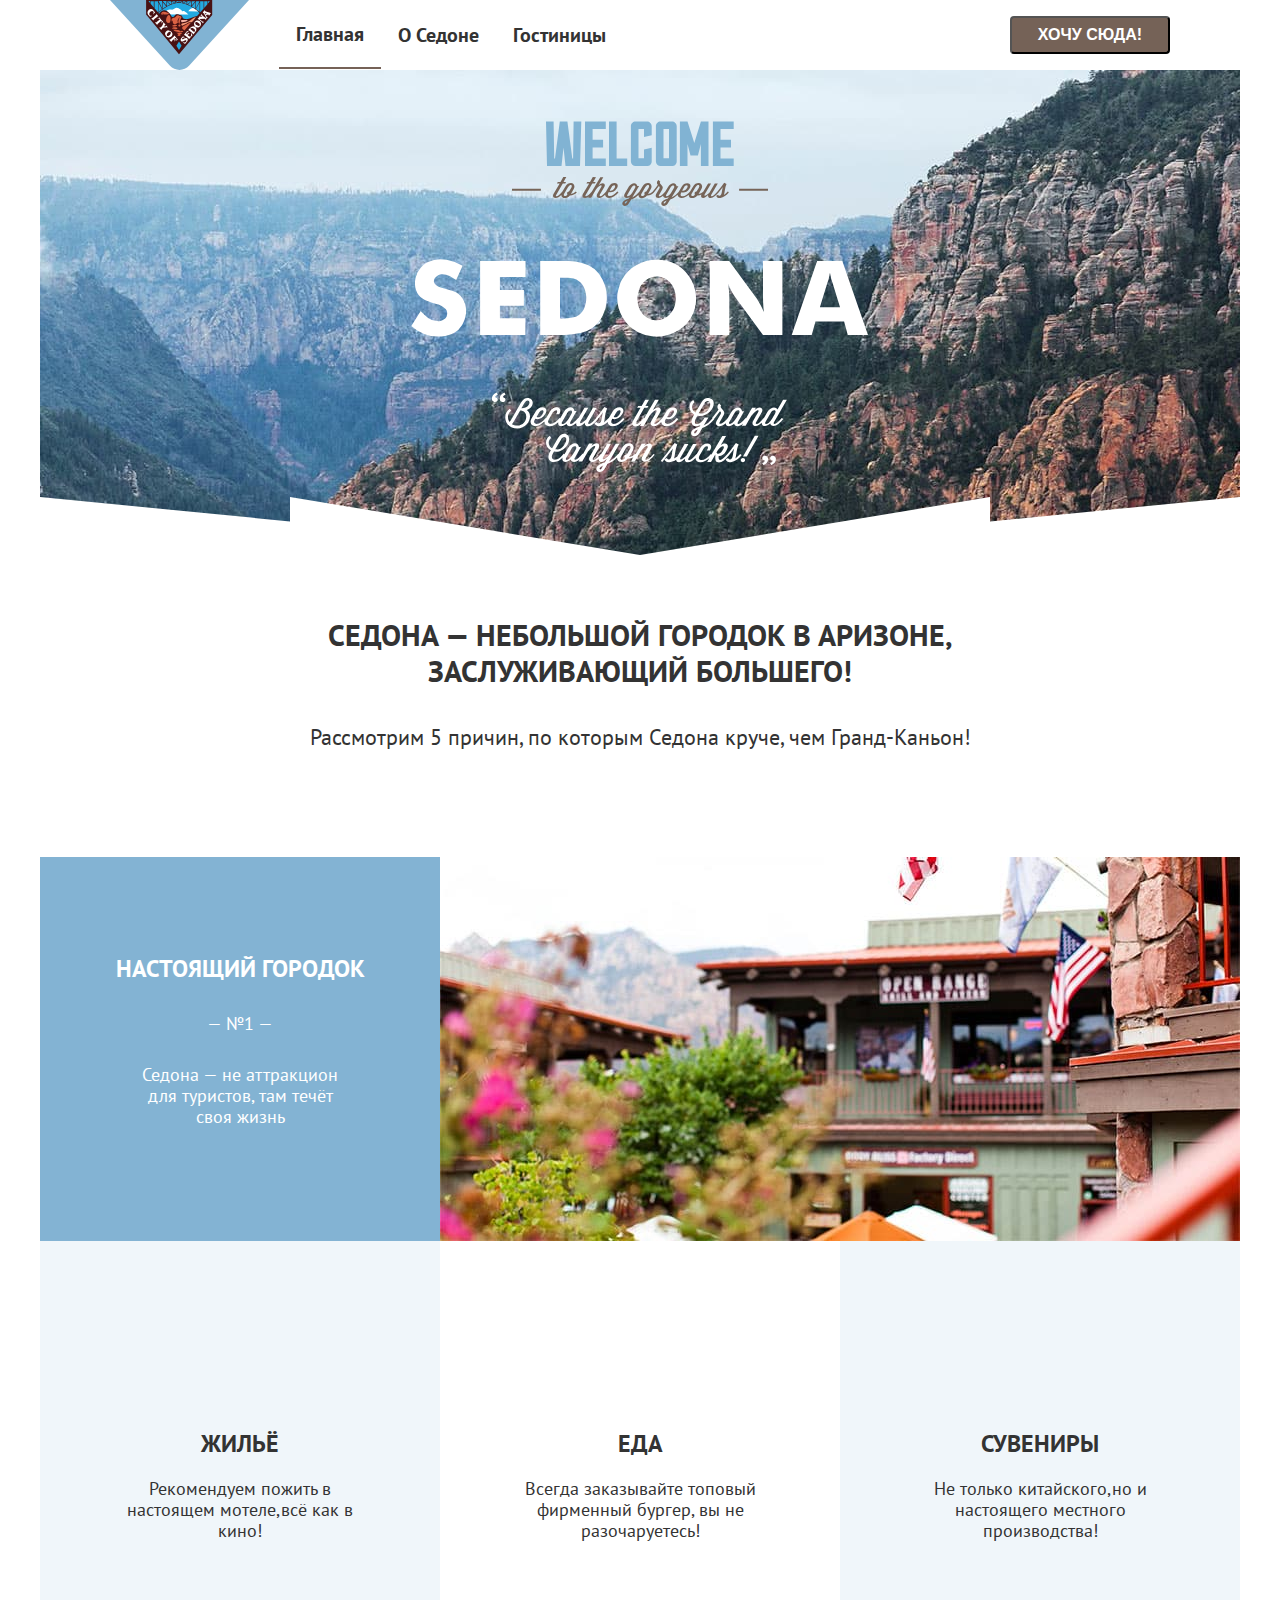
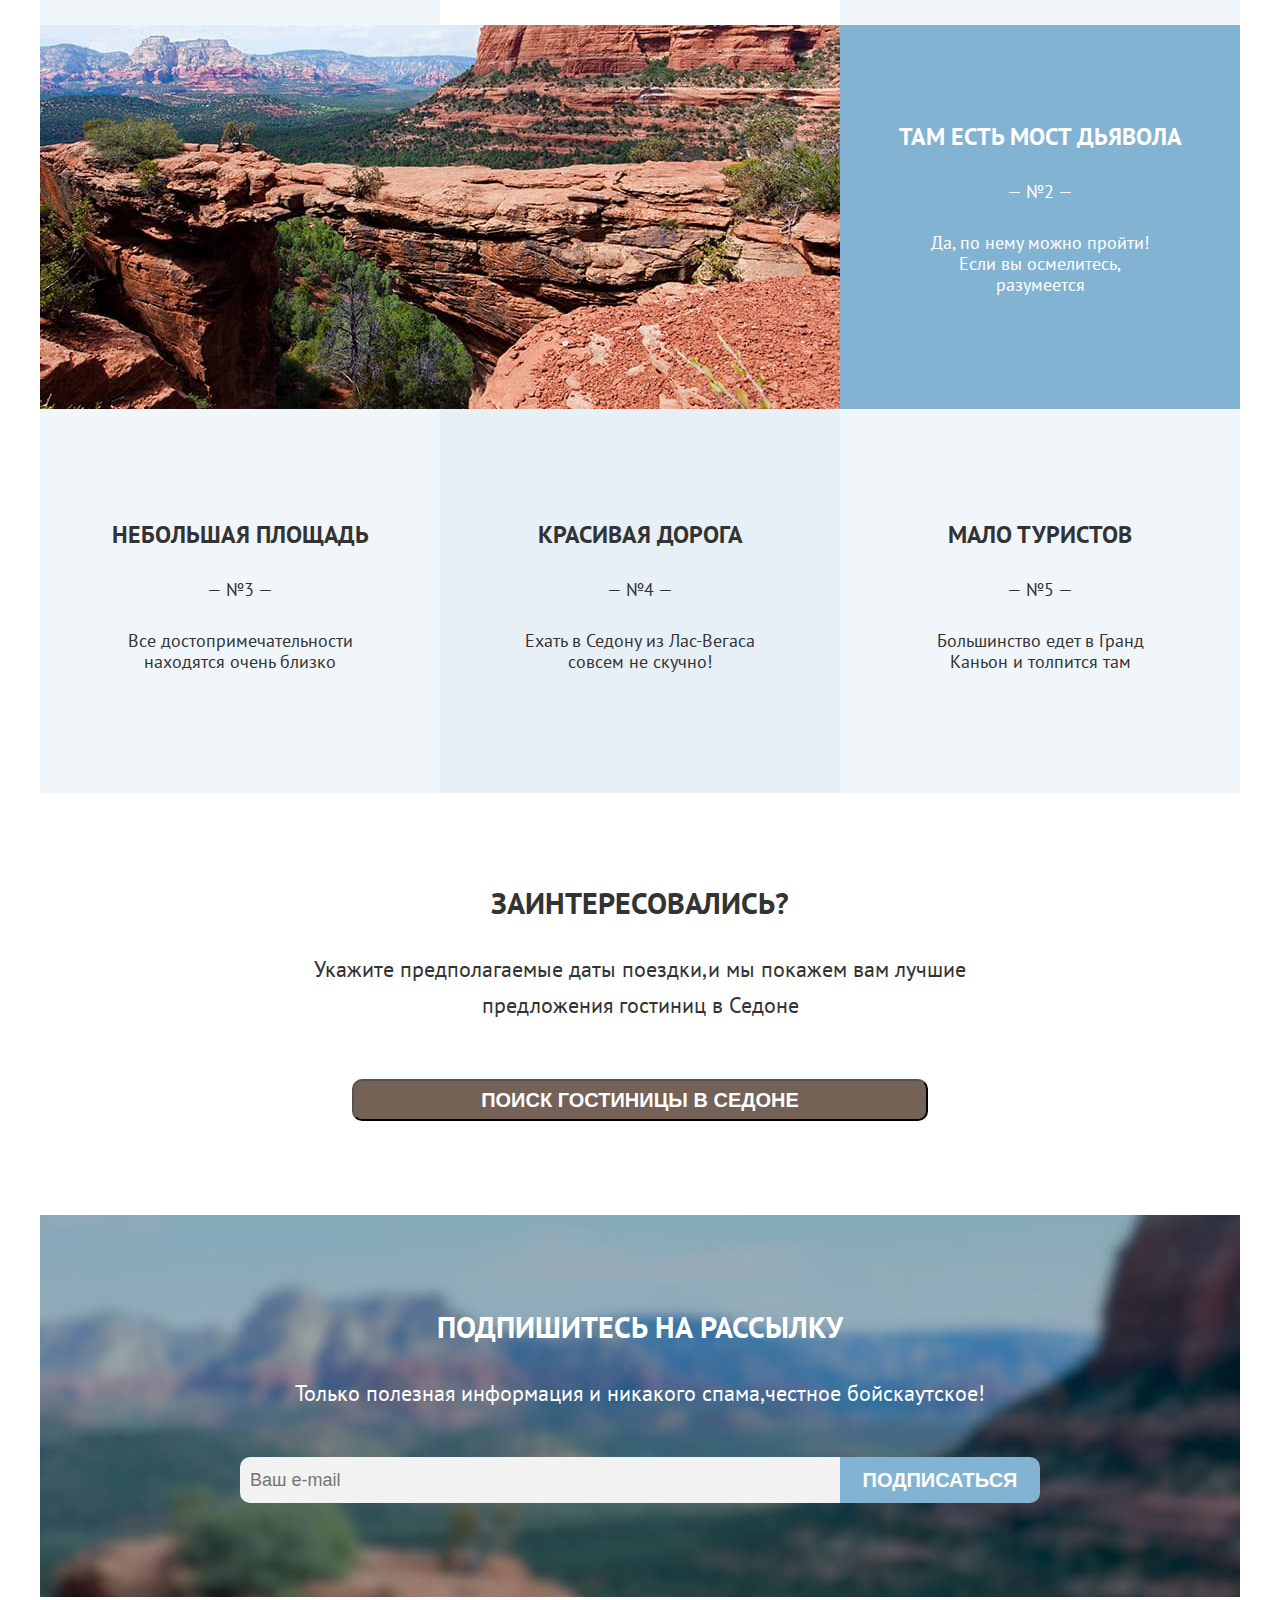
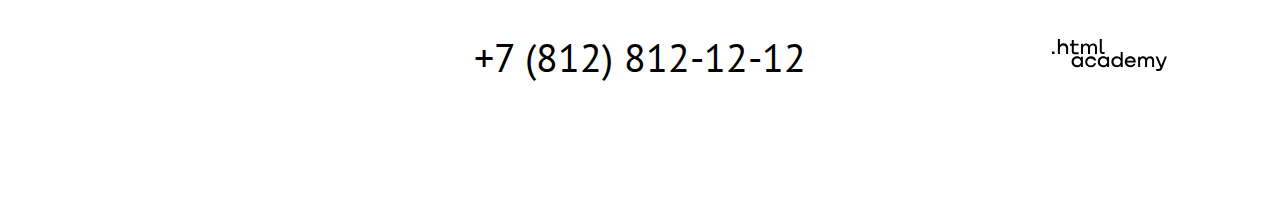
<file: 8/index.html>
<!DOCTYPE html>
<html lang="ru">

<head>
  <meta charset="utf-8">
  <link rel="stylesheet" href="css/styles.css">
  <title>Sedona</title>
  <base href="https://htmlacademy-htmlcss.github.io/1982679-sedona-33/8/">
</head>

<body>

  <div class="wrapper">

    <header class="page-header">

      <nav class="navigation">
        <a class="navigation-logo" href="index.html">
          <img class="page-header-logo" alt="Логотип City of Sedona»." src="images/header/logo.svg" width="139"
            height="70">
        </a>

        <ul class="navigation-list style-list">
          <li class="navigation-item">
            <a class="navigation-link flow-page" href="#">Главная</a>
          </li>
          <li class="navigation-item">
            <a class="navigation-link" href="#">О Седоне</a>
          </li>
          <li class="navigation-item">
            <a class="navigation-link" href="catalog.html">Гостиницы</a>
          </li>
        </ul>

        <ul class="navigation-list navigation-user style-list">
          <li class="navigation-item">
            <a class="navigation-link" href="#" target="_blank">
              <span class="visually-hidden">Поиск</span>
            </a>
          </li>
          <li class="navigation-item">
            <a class="navigation-link" href="#">
              <span class="visually-hidden">Избранное</span>
            </a>
          </li>
          <li class="navigation-item">
            <button class="button-navigation" type="button">Хочу сюда!</button>
          </li>
        </ul>

      </nav>

    </header>

    <main class="main-index main-container">

      <section class="slogan">
        <h1 class="visually-hidden">Городок Седона</h1>
        <img class="slogan-Sedona" src="images/welcome.svg" width="458" height="352" alt="Лозунг городка Седона.">
      </section>

      <section class="description">
        <h2 class="visually-hidden">Описание города</h2>
        <p class="title-section">Седона — небольшой городок в Аризоне, заслуживающий большего!</p>
        <p class="description-reason description-section">Рассмотрим 5 причин, по которым Седона круче, чем
          Гранд-Каньон!</p>
      </section>

      <section class="real-town">
        <div class="real-town-main main-block">
          <h2 class="real-town-title title-block">Настоящий городок</h2>
          <p class="number-reason ">— №1 —</p>
          <p class="real-town-description description-block">Седона — не аттракцион для туристов, там течёт своя жизнь
          </p>
        </div>
        <img src="images/photo/photo-1.jpg" width="800" height="384" alt="Дом на фоне гор" class="photo-Sedona">
      </section>

      <section class="recommendation">
        <h2 class="visually-hidden">Рекомендации для туристов</h2>
        <ul class="recommendation-list style-list">
          <li class="recommendation-item item-color item-parameters">
            <h3 class="recommendation-title">Жильё</h3>
            <p class="recommendation-description description-block">Рекомендуем пожить в настоящем мотеле,всё как в
              кино!</p>
          </li>
          <li class="recommendation-item item-parameters">
            <h3 class="recommendation-title">Еда</h3>
            <p class="recommendation-description description-block">Всегда заказывайте топовый фирменный бургер, вы не
              разочаруетесь!</p>
          </li>
          <li class="recommendation-item item-color item-parameters">
            <h3 class="recommendation-title">Сувениры</h3>
            <p class="recommendation-description description-block">Не только китайского,но и настоящего местного
              производства!</p>
          </li>
        </ul>
      </section>

      <section class="attraction">
        <img src="images/photo/photo-2.jpg" width="800" height="384" alt="Мост в горах" class="photo-Sedona">
        <div class="attraction-main main-block">
          <h2 class="attraction-title title-block">Там есть мост дьявола</h2>
          <p class="number-reason">— №2 —</p>
          <p class="attraction-description description-block">Да, по нему можно пройти! Если вы осмелитесь, разумеется
          </p>
        </div>
      </section>

      <section class="advantages">
        <h2 class="visually-hidden">Преимущества города</h2>
        <ul class="advantages-list style-list">
          <li class="advantages-item-area item-color item-parameters">
            <h3 class="advantages-title title-block">Небольшая площадь</h3>
            <p class="number-reason">— №3 —</p>
            <p class="advantages-description description-block">Все достопримечательности находятся очень близко</p>
          </li>
          <li class="advantages-item-road item-parameters">
            <h3 class="advantages-title title-block">Красивая дорога</h3>
            <p class="number-reason">— №4 —</p>
            <p class="advantages-description description-block">Ехать в Седону из Лас-Вегаса совсем не скучно!</p>
          </li>
          <li class="advantages-item-few-tourists item-color item-parameters">
            <h3 class="advantages-title title-block">Мало туристов</h3>
            <p class="number-reason">— №5 —</p>
            <p class="advantages-description description-block">Большинство едет в Гранд Каньон и толпится там</p>
          </li>
        </ul>
      </section>

      <section class="finding-hotel">
        <h2 class="visually-hidden">Поиск гостиницы</h2>
        <p class="finding-hotel-title title-section">Заинтересовались?</p>
        <p class="finding-hotel-description description-section">Укажите предполагаемые даты поездки,и мы покажем вам
          лучшие предложения гостиниц в Седоне</p>
        <button class="button-finding-hotel" type="button">ПОИСК ГОСТИНИЦЫ В CЕДОНЕ</button>
      </section>

      <section class="newsletter-main">
        <h2 class="visually-hidden">Рассылка полезной информации</h2>

        <p class="newsletter-title title-section">Подпишитесь на рассылку</p>
        <p class="newsletter-description description-section">Только полезная информация и никакого спама,честное
          бойскаутское!</p>

        <form class="newsletter-form" action="https://echo.htmlacademy.ru/" method="post">
          <input class="field" placeholder="Ваш e-mail" type="email" name="newsletter-email" id="newsletter-email"
            required>
          <button class="button newsletter-button" type="submit">
            <span class="newsletter-subscription">Подписаться</span>
          </button>
        </form>


      </section>

  </div>

  </main>

  <footer class="page-footer">

    <div class="page-footer-container">

      <section class="footer-social">
        <h2 class="visually-hidden">Социальные сети</h2>
        <ul class="footer-social-list style-list">
          <li class="footer-social-item">
            <a class="button" href="https://twitter.com/htmlacademy_ru">
              <span class="visually-hidden">Твиттер</span>
            </a>
          </li>
          <li class="footer-social-item">
            <a class="button" href="https://www.facebook.com/htmlacademy">
              <span class="visually-hidden">Фейсбук</span>
            </a>
          </li>
          <li class="footer-social-item">
            <a class="button" href="https://www.youtube.com/c/HTMLAcademyRUS">
              <span class="visually-hidden">Ютуб</span>
            </a>
          </li>
        </ul>
      </section>

      <section class="footer-contacts">
        <h2 class="visually-hidden">Контакты</h2>
        <a class="footer-contacts-number" href="tel:+78128121212">+7 (812) 812-12-12</a>
      </section>

      <section class="htmlacademy">
        <h2 class="visually-hidden">Htmlacademy</h2>
        <a class="logo-htmlacademy" href=" https://htmlacademy.ru/">
          <img src="images/logo_htmlacademy.svg" width="115" height="33" alt="Логотип htmlacademy">
        </a>
      </section>

    </div>

  </footer>

  </div>

</body>

</html>
</file>
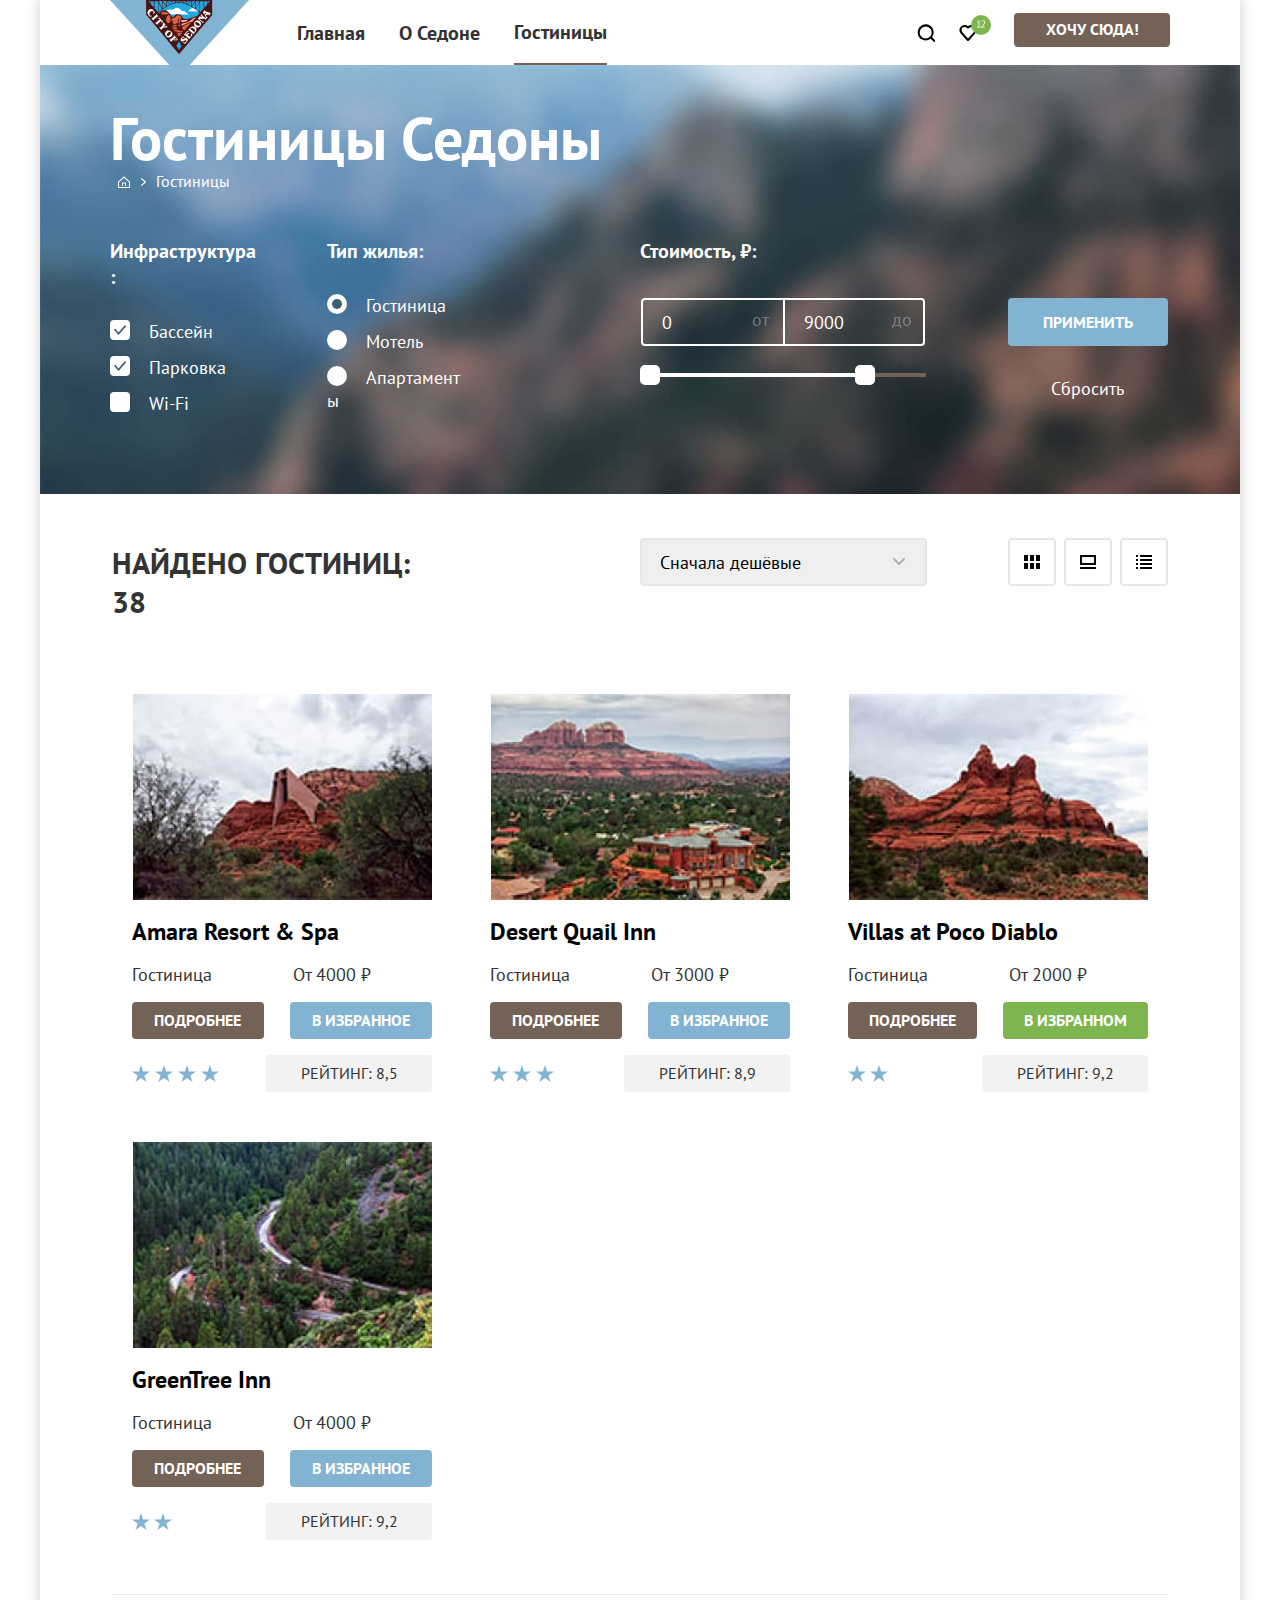
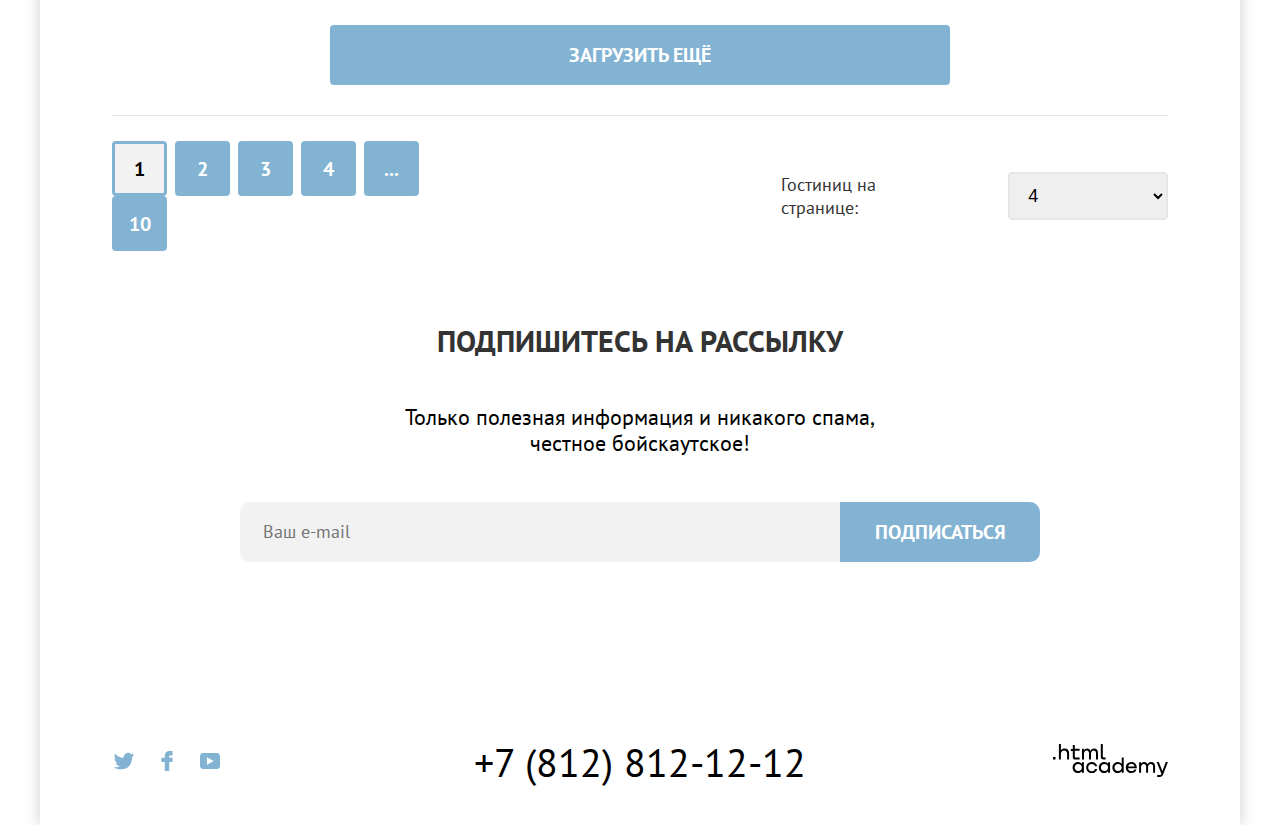
<file: catalog.html>
<!DOCTYPE html>
<html lang="ru">

<head>
  <meta charset="utf-8">
  <link rel="stylesheet" href="css/styles.css">
  <title>Каталог</title>
</head>

<body>

  <div class="wrapper">

    <header class="page-header">

      <nav class="navigation">
        <a class="navigation-logo" href="index.html">
          <img class="page-header-logo" src="images/header/logo.svg" width="139" height="70"
            alt="Логотип City of Sedona».">
        </a>
        <ul class="navigation-list style-list">
          <li class="navigation-item-main">
            <a class="navigation-link" href="index.html">Главная</a>
          </li>
          <li class="navigation-item-main">
            <a class="navigation-link" href="#">О Седоне</a>
          </li>
          <li class="navigation-item-main">
            <a class="navigation-link flow-page" href="catalog.html">Гостиницы</a>
          </li>
        </ul>
        <ul class="navigation-list navigation-user style-list">
          <li class="navigation-item">
            <a class="navigation-link" href="#" target="_blank">
              <svg class="icon" width="18" height="18" role="img" aria-label="Поиск">
                <use xlink:href="#search"></use>
              </svg>
              <span class="visually-hidden">Поиск</span>
            </a>
          </li>
          <li class="navigation-item">
            <a class="navigation-link heart" href="#">
              <svg class="icon" width="19" height="17" role="img" aria-label="Избранное">
                <use xlink:href="#heart"></use>
              </svg>
              <span class="visually-hidden">Избранное</span>
            </a>
          </li>
          <li class="navigation-item">
            <button class="button button-navigation behavior" type="button">Хочу сюда!</button>
          </li>
        </ul>
      </nav>

    </header>

    <main class="main-inner main-container">

      <h1 class="visually-hidden">Гостиницы Седоны</h1>

      <section class="filter">
        <h2 class="visually-hidden">Фильтр гостиниц</h2>
        <p class="filter-title">Гостиницы Седоны</p>
        <ul class="breadcrumbs style-list">
          <li class="breadcrumbs-item breadcrumbs-item-main">
            <a class="breadcrumbs-link-main" href="index.html">
              <img class="breadcrumbs-icon" src="images/filter/home.svg" width="12" height="12" alt="Дом">
            </a>
          </li>
          <li class="breadcrumbs-item breadcrumbs-item-catalog">
            <span class="breadcrumbs-title">Гостиницы</span>
          </li>
        </ul>

        <form class="catalog-filter" action="https://echo.htmlacademy.ru/" method="get">

          <fieldset class="catalog-filter-group block-infrastructure">
            <legend class="catalog-filter-title">Инфраструктура:</legend>
            <ul class="catalog-filter-list style-list">
              <li class="catalog-filter-item">
                <label class="control">
                  <input class="control-input visually-hidden" type="checkbox" name="swimming-pool" checked>
                  <span class="control-mark"></span>
                  <span class="control-label">Бассейн</span>
                </label>
              </li>
              <li class="catalog-filter-item">
                <label class="control">
                  <input class="control-input visually-hidden" type="checkbox" name="parking" checked>
                  <span class="control-mark"></span>
                  <span class="control-label">Парковка</span>
                </label>
              </li>
              <li class="catalog-filter-item">
                <label class="control">
                  <input class="control-input visually-hidden" type="checkbox" name="wi-fi">
                  <span class="control-mark"></span>
                  <span class="control-label">Wi-Fi</span>
                </label>
              </li>
            </ul>
          </fieldset>

          <fieldset class="catalog-filter-group block-type">
            <legend class="catalog-filter-title">Тип жилья:</legend>
            <ul class="catalog-filter-list style-list">
              <li class="catalog-filter-item">
                <label class="control">
                  <input class="control-input visually-hidden" type="radio" name="type-housing" value="hotel" checked>
                  <span class="control-mark-type"></span>
                  <span class="control-label">Гостиница</span>
                </label>
              </li>
              <li class="catalog-filter-item">
                <label class="control">
                  <input class="control-input visually-hidden" type="radio" name="type-housing" value="motel">
                  <span class="control-mark-type"></span>
                  <span class="control-label">Мотель</span>
                </label>
              </li>
              <li class="catalog-filter-item">
                <label class="control">
                  <input class="control-input visually-hidden" type="radio" name="type-housing" value="apartments">
                  <span class="control-mark-type"></span>
                  <span class="control-label">Апартаменты</span>
                </label>
              </li>
            </ul>
          </fieldset>

          <fieldset class="catalog-filter-group block-price">
            <legend class="catalog-filter-title">Стоимость, ₽:</legend>
            <div class="range">
              <div class="range-wrapper-inputs">
                <label class="catalog-filter-label range-minimum">
                  <input class="block-range minimum" type="number" min="0" max="9000" value="0">
                </label>
                <label class="catalog-filter-label range-maximum">
                  <input class="block-range maximum" type="number" min="0" max="9000" value="9000">
                </label>
              </div>
              <div class="range-scale">
                <div class="range-bar" style="left: 0px; width: 215px">
                  <button class="range-toggle toggle-min" type="button">
                    <span class="visually-hidden">Изменить минимальную цену.</span>
                  </button>
                  <button class="range-toggle toggle-max" type="button">
                    <span class="visually-hidden">Изменить максимальную цену.</span>
                  </button>
                </div>
              </div>
            </div>
          </fieldset>

          <div class="button-filter">
            <button class="button button-apply" type="submit">Применить</button>
            <input class="reset" type="reset" value="Сбросить">
          </div>
        </form>
      </section>

      <section class="catalog">
        <h2 class="visually-hidden">Каталог</h2>
        <div class="sorting">
          <p class="result">НАЙДЕНО ГОСТИНИЦ: 38</p>

          <div class="sorting-container">
            <select class="select-control" aria-label="Сортировка">
              <option class="value" value="popular">Сначала дешёвые</option>
              <option class="value" value="cheap">Сначала популярное</option>
              <option class="value" value="expensive">Сначала дорогое</option>
            </select>
            <div class="sorting-icons">
              <a href="#" class="button-sorting cards">
                <span class="visually-hidden">Показать карточки</span>
              </a>
              <a class="button-sorting card" href="#">
                <span class="visually-hidden">Показать карточку</span>
              </a>
              <a class="button-sorting list" href="#">
                <span class="visually-hidden">Показать список</span>
              </a>
            </div>
          </div>
        </div>

        <div class="hotel-search-results">

          <ul class="hotel-list style-list">

            <li class="hotel-item">
              <article class="hotel-card">
                <a class="hotel-card-link" href="#">
                  <img class="hotel-card-image" src="images/hotels/hotel-1.jpg" width="300" height="206"
                    alt="Сооружение на скале">
                  <h3 class="hotel-card-title">Amara Resort & Spa</h3>
                </a>
                <div class="hotel-card-information">
                  <p class="hotel-card-definition">Гостиница</p>
                  <p class="hotel-card-price">От 4000 ₽</p>
                </div>
                <div class="hotel-card-button">
                  <a class="button card-button detail behavior" href="#">подробнее</a>
                  <a class="button card-button select conduct" href="#">В избранное</a>
                </div>
                <div class="rating-block">
                  <div class="star4 stars"></div>
                  <p class="rating">Рейтинг: 8,5</p>
                </div>
              </article>
            </li>

            <li class="hotel-item">
              <article class="hotel-card">
                <a class="hotel-card-link" href="#">
                  <img class="hotel-card-image" src="images/hotels/hotel-2.jpg" width="300" height="206"
                    alt="Гостиница на фоне гор">
                  <h3 class="hotel-card-title">Desert Quail Inn</h3>
                </a>
                <div class="hotel-card-information">
                  <p class="hotel-card-definition">Гостиница</p>
                  <p class="hotel-card-price">От 3000 ₽</p>
                </div>
                <div class="hotel-card-button">
                  <a class="button card-button detail behavior" href="#">подробнее</a>
                  <a class="button card-button select conduct" href="#">В избранное</a>
                </div>
                <div class="rating-block">
                  <div class="star3 stars"></div>
                  <p class="rating">Рейтинг: 8,9</p>
                </div>
              </article>
            </li>

            <li class="hotel-item">
              <article class="hotel-card">
                <a class="hotel-card-link" href="#">
                  <img class="hotel-card-image" src="images/hotels/hotel-3.jpg" width="300" height="206"
                    alt="Высокая гора">
                  <h3 class="hotel-card-title">Villas at Poco Diablo</h3>
                </a>
                <div class="hotel-card-information">
                  <p class="hotel-card-definition">Гостиница</p>
                  <p class="hotel-card-price">От 2000 ₽</p>
                </div>
                <div class="hotel-card-button">
                  <a class="button card-button detail behavior" href="#">подробнее</a>
                  <a class="button card-button chosen" href="#">В избранном</a>
                </div>
                <div class="rating-block">
                  <div class="star2 stars"></div>
                  <p class="rating">Рейтинг: 9,2</p>
                </div>
              </article>
            </li>

            <li class="hotel-item">
              <article class="hotel-card">
                <a class="hotel-card-link" href="#">
                  <img class="hotel-card-image" src="images/hotels/hotel-4.jpg" width="300" height="206"
                    alt="Дорога в горах">
                  <h3 class="hotel-card-title">GreenTree Inn</h3>
                </a>
                <div class="hotel-card-information">
                  <p class="hotel-card-definition">Гостиница</p>
                  <p class="hotel-card-price">От 4000 ₽</p>
                </div>
                <div class="hotel-card-button">
                  <a class="button card-button detail behavior" href="#">подробнее</a>
                  <a class="button card-button select conduct" href="#">В избранное</a>
                </div>
                <div class="rating-block">
                  <div class="star2 stars"></div>
                  <p class="rating">Рейтинг: 9,2</p>
                </div>
              </article>
            </li>
          </ul>

          <div class="button-pagination">
            <button class="button-pagination-show-more conduct" type="button">Загрузить ещё</button>
          </div>
        </div>

        <div class="pagination">

          <ul class="pagination-list style-list">
            <li class="pagination-item">
              <a class="pagination-link pagination-current conduct">1</a>
            </li>
            <li class="pagination-item">
              <a class="pagination-link conduct" href="#">2</a>
            </li>
            <li class="pagination-item">
              <a class="pagination-link conduct" href="#">3</a>
            </li>
            <li class="pagination-item">
              <a class="pagination-link conduct" href="#">4</a>
            </li>
            <li class="pagination-item">
              <a class="pagination-link conduct" href="#">...</a>
            </li>
            <li class="pagination-item">
              <a class="pagination-link conduct" href="#">10</a>
            </li>
          </ul>

          <div class="number-card">
            <p class="pagination-select">Гостиниц на странице:</p>
            <select class="number-card-hotels" aria-label="Количество гостиниц на странице">
              <option value="expensive">4</option>
              <option value="expensive">8</option>
              <option value="expensive">Все</option>
            </select>
          </div>

        </div>

      </section>

      <section class="newsletter-catalog">
        <h2 class="visually-hidden">Рассылка полезной информации</h2>
        <p class="newsletter-catalog-title title-section">Подпишитесь на рассылку</p>
        <p class="newsletter-catalog-description">Только полезная информация и никакого спама, честное бойскаутское!
        </p>
        <form class="newsletter-form newsletter-catalog-form" action="https://echo.htmlacademy.ru/" method="post">
          <input class="field" placeholder="Ваш e-mail" type="email" name="newsletter-email" id="newsletter-email"
            required>
          <button class="newsletter-button conduct" type="submit">
            <span class="newsletter-subscription">Подписаться</span>
          </button>
        </form>
      </section>

    </main>

    <footer class="page-footer">

      <div class="page-footer-container">

        <section class="footer-social">
          <h2 class="visually-hidden">Социальные сети</h2>
          <ul class="footer-social-list style-list">
            <li class="footer-social-item">
              <a class="footer-social-link footer-social-tw" href="https://twitter.com/htmlacademy_ru">
                <svg class="icon-social" width="18" height="15" role="img" aria-label="Твиттер">
                  <use xlink:href="#twitter"></use>
                </svg>
                <span class="visually-hidden">Твиттер</span>
              </a>
            </li>
            <li class="footer-social-item">
              <a class="footer-social-link footer-social-facebook" href="https://www.facebook.com/htmlacademy">
                <svg class="icon-social" width="10" height="18" role="img" aria-label="Фейсбук">
                  <use xlink:href="#facebook"></use>
                </svg>
                <span class="visually-hidden">Фейсбук</span>
              </a>
            </li>
            <li class="footer-social-item">
              <a class="footer-social-link footer-social-youtube" href="https://www.youtube.com/c/HTMLAcademyRUS">
                <svg class="icon-social" width="20" height="16" role="img" aria-label="Ютуб">
                  <use xlink:href="#youtube"></use>
                </svg>
                <span class="visually-hidden">Ютуб</span>
              </a>
            </li>
          </ul>
        </section>

        <section class="footer-contacts">
          <h2 class="visually-hidden">Контакты</h2>
          <a class="footer-contacts-number" href="tel:+78128121212">+7 (812) 812-12-12</a>
        </section>

        <section class="htmlacademy">
          <h2 class="visually-hidden">Htmlacademy</h2>
          <a class="logo-htmlacademy" href=" https://htmlacademy.ru/">
            <svg class="htmlacademy-icon" width="115" height="34" viewBox="0 0 115 34" fill="#000000"
              xmlns="http://www.w3.org/2000/svg">
              <path
                d="M0 12.9v2.6h2.5v-2.6H0ZM11.6 4.5c-1.6 0-2.8.7-3.6 1.7h-.1V0h-2v15.5h2v-5.3c0-2.1 1.3-3.6 3.3-3.6 1.8 0 2.9 1.4 2.9 3.2v5.7h2V9.4c.1-3-1.8-4.9-4.5-4.9ZM26.6 4.8h-4.8V1.1h-2v3.8h-1.9v2h1.9v6c0 1.7 1 2.7 2.7 2.7h4.1v-2h-3.7c-.7 0-1.1-.4-1.1-1.1V6.8h4.8v-2ZM41.1 4.6c-1.6 0-2.9.8-3.5 2.1h-.1a3.7 3.7 0 0 0-3.4-2.1c-1.4 0-2.5.8-3.1 1.8h-.1V4.8H29v10.6h2V10c0-2 1-3.5 2.6-3.5 1.5 0 2.4 1 2.4 2.6v6.3h2V9.8c0-2.4 1.4-3.3 2.6-3.3 1.5 0 2.4 1 2.4 2.6v6.3h2V8.9c.1-2.5-1.4-4.3-3.9-4.3ZM47.8 12.7c0 1.7 1 2.7 2.8 2.7h2v-2h-1.7c-.7 0-1.1-.4-1.1-1.1V0h-2v12.7ZM28.9 19.7a4.9 4.9 0 0 0-3.9-1.8c-3.1 0-5.4 2.3-5.4 5.6s2.3 5.6 5.4 5.6c1.8 0 3-.8 3.8-1.9h.1v1.6h2V18.2h-2v1.5Zm-3.6 7.4a3.5 3.5 0 0 1-3.6-3.6c0-2 1.4-3.6 3.6-3.6s3.6 1.6 3.6 3.6c0 1.9-1.4 3.6-3.6 3.6ZM44.2 22c-.5-2.4-2.6-4.1-5.4-4.1a5.4 5.4 0 0 0-5.6 5.6c0 3.1 2.2 5.6 5.6 5.6 2.8 0 4.9-1.8 5.4-4.2h-2.1a3.4 3.4 0 0 1-3.3 2.3 3.5 3.5 0 0 1-3.6-3.6c0-2 1.4-3.6 3.6-3.6 1.6 0 2.8 1 3.3 2.2h2.1V22ZM55.1 19.7a4.9 4.9 0 0 0-3.9-1.8c-3.1 0-5.4 2.3-5.4 5.6s2.3 5.6 5.4 5.6c1.8 0 3-.8 3.8-1.9h.1v1.6h2V18.2h-2v1.5Zm-3.6 7.4a3.5 3.5 0 0 1-3.6-3.6c0-2 1.4-3.6 3.6-3.6s3.6 1.6 3.6 3.6c0 1.9-1.5 3.6-3.6 3.6ZM68.7 19.8a5 5 0 0 0-3.9-1.9c-3.1 0-5.4 2.3-5.4 5.6s2.2 5.6 5.4 5.6c1.7 0 3-.8 3.8-1.8h.1v1.5h2V13.4h-2v6.4Zm-3.6 7.3a3.5 3.5 0 0 1-3.6-3.6c0-2 1.4-3.6 3.6-3.6s3.6 1.6 3.6 3.6c-.1 2-1.5 3.6-3.6 3.6ZM78.3 17.9a5.4 5.4 0 0 0-5.5 5.6c0 3 2.1 5.6 5.5 5.6 2.5 0 4.5-1.3 5.2-3.6h-2.1c-.5 1-1.6 1.6-3 1.6-1.9 0-3.3-1.3-3.4-2.9h8.8c.2-3.6-2-6.3-5.5-6.3Zm0 1.9c1.7 0 3 1 3.3 2.6h-6.5a3.2 3.2 0 0 1 3.2-2.6ZM98.2 17.9a4 4 0 0 0-3.6 2h-.1c-.6-1.2-1.8-2-3.4-2-1.4 0-2.5.7-3.1 1.8v-1.5h-1.9v10.6h2v-5.4c0-2 1-3.4 2.6-3.5 1.5 0 2.4 1 2.4 2.6v6.3h2v-5.6c0-2.4 1.4-3.3 2.6-3.3 1.5 0 2.4 1 2.4 2.6v6.3h2v-6.5c.1-2.6-1.4-4.4-3.9-4.4ZM109.4 27l-3.6-8.9h-2.2l4.8 11.6c-.3.9-.7 1.2-1.7 1.2h-2.5v2h2.5c1.8 0 2.8-.8 3.5-2.6l4.7-12.2h-2.1l-3.4 8.9Z" />
            </svg>
          </a>
        </section>

      </div>

    </footer>

  </div>

  <svg xmlns="http://www.w3.org/2000/svg" style="display: none;">
    <symbol id="search" viewBox="0 0 18 18">
      <g>
        <path
          d="M18.7 17 15 13.1A8 8 0 0 0 8.7.3C4.3.3.7 4 .7 8.4a8 8 0 0 0 12.9 6.3l3.7 3.7 1.4-1.5Zm-10-2.6a6 6 0 0 1-6-6 6 6 0 0 1 6-6 6 6 0 0 1 6 6 6 6 0 0 1-6 6Z" />
      </g>
    </symbol>
    <symbol id="heart" viewBox="0 0 19 17">
      <g>
        <path
          d="M9.4 17a1 1 0 0 1-.8-.4l-7-7.9A5.4 5.4 0 0 1 6 0c1.3 0 2.5.5 3.5 1.3C10.5.5 12 0 13.1 0c3 0 5.5 2.4 5.5 5.4 0 1.3-.5 2.5-1.3 3.4l-7 7.9c-.3.2-.5.3-.9.3Zm-6-9.5 6.1 6.9 6.3-7c.5-.5.7-1.2.7-2 0-1.8-1.5-3.3-3.3-3.3-1 0-2 .5-2.8 1.3-.3.3-.6.4-.9.4-.3 0-.6-.2-.8-.4A3.7 3.7 0 0 0 6 2.1a3.3 3.3 0 0 0-3.3 3.3c0 .9.3 1.6.7 2.1Z" />
      </g>
    </symbol>
  </svg>

  <svg xmlns="http://www.w3.org/2000/svg" style="display: none;">
    <symbol id="twitter" viewBox="0 0 18 15">
      <g>
        <path
          d="M11.6.2c1.8-.5 3.2.3 3.8 1.2l2.1-.7c0 .9-.6 1.5-.9 1.8.7.1 1.4-.6 1.4-.6a3 3 0 0 1-1.7 2C16.1 10.7 13 15.1 5.7 15h-.5c-.4 0-4.4-.5-5.2-1.9 2.4.2 4.1-.4 5-1.2-1-.3-2.9-.4-3.2-2.9.4.1.6.2 1.3.1C1.8 8.3.4 7.5.5 5.3c.3.3 1.1.5 1.4.5C1.1 5.6-.2 2.5.9.9a11 11 0 0 0 7.6 3.8C8.7 2.3 9.7.8 11.6.2Z" />
      </g>
    </symbol>
    <symbol id="facebook" viewBox="0 0 10 18">
      <g>
        <path d="M7 0a4 4 0 0 0-4 4v2H0v4h3v8h4v-8h3V6H7V4h3V0H7Z" />
      </g>
    </symbol>
    <symbol id="youtube" viewBox="0 0 20 16">
      <g>
        <path
          d="M17 0H2.9C1.2 0 0 1.5 0 3.2v9.5C0 14.5 1.2 16 2.9 16h14.3c1.5 0 2.9-1.5 2.9-3.2V3.2C19.9 1.5 18.7 0 17 0ZM7 11.8V4.2L13.7 8 7 11.8Z" />
      </g>
    </symbol>
  </svg>

</body>

</html>
</file>
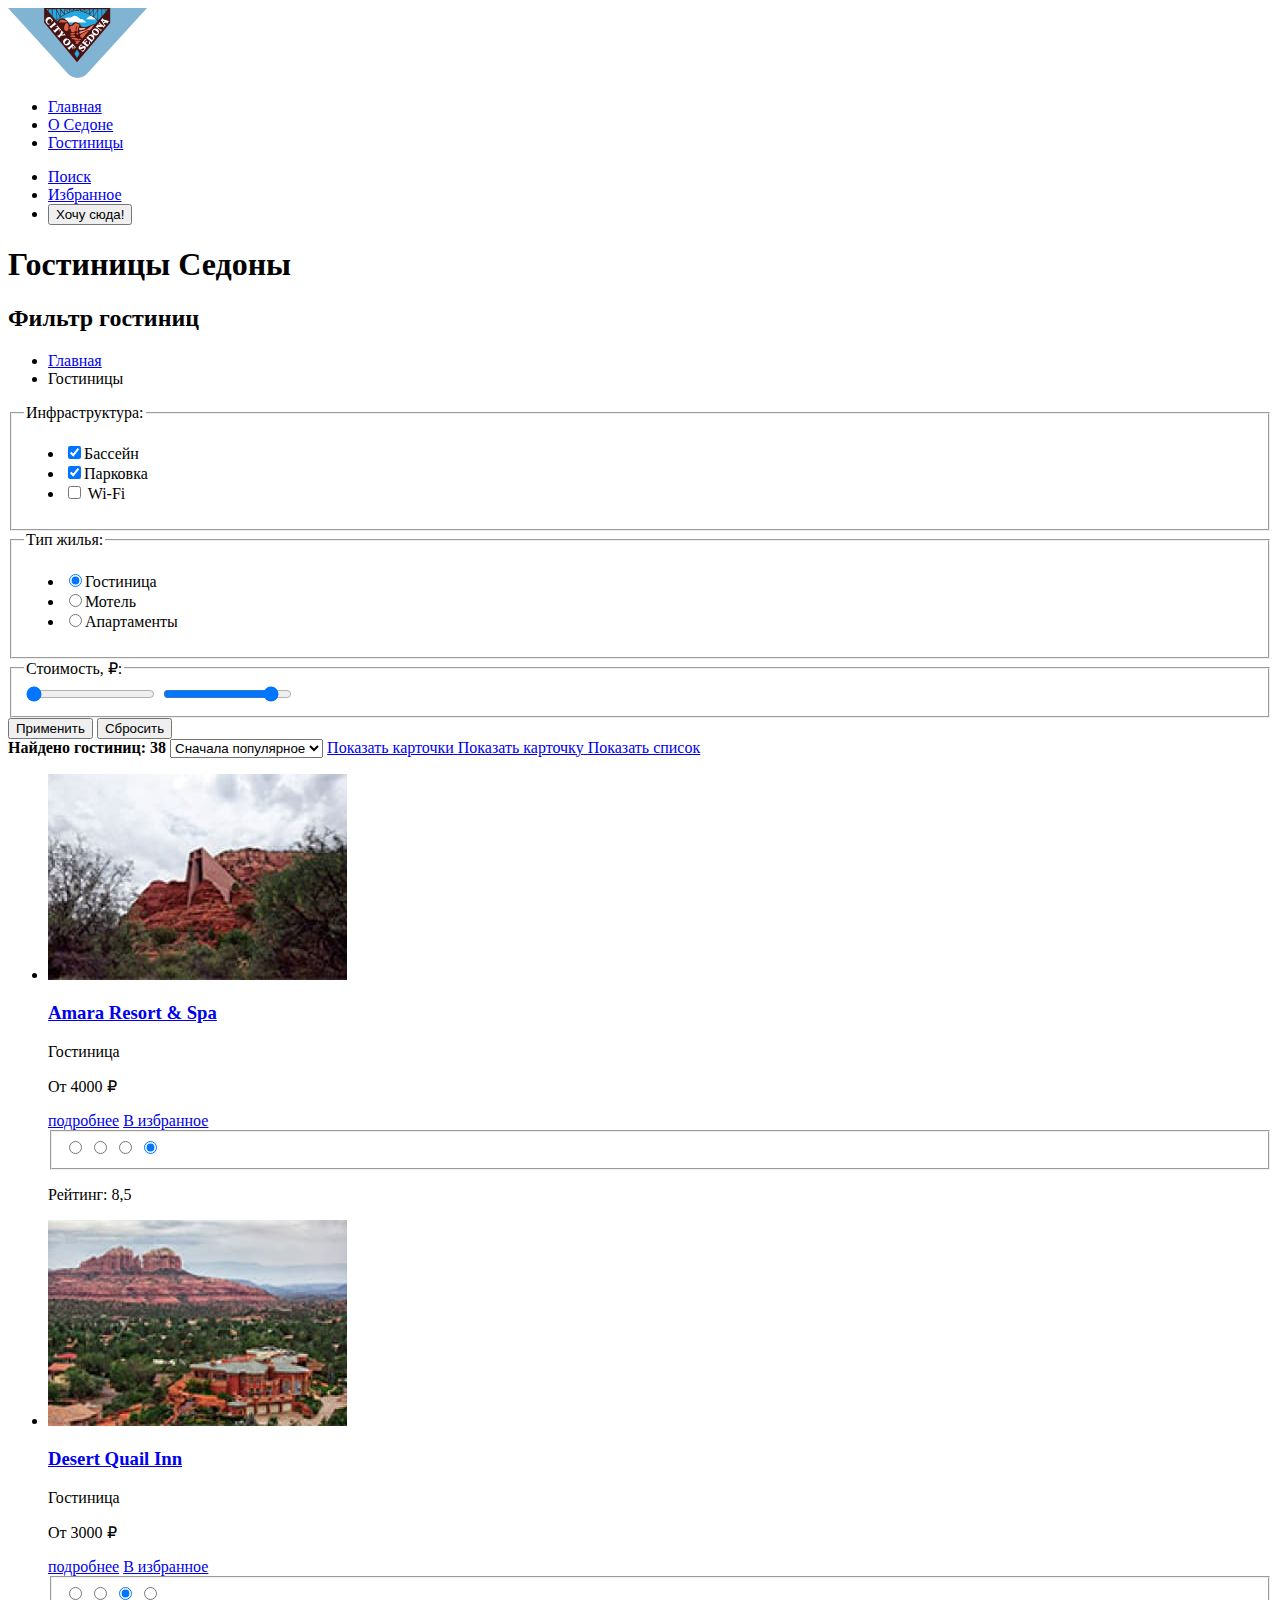
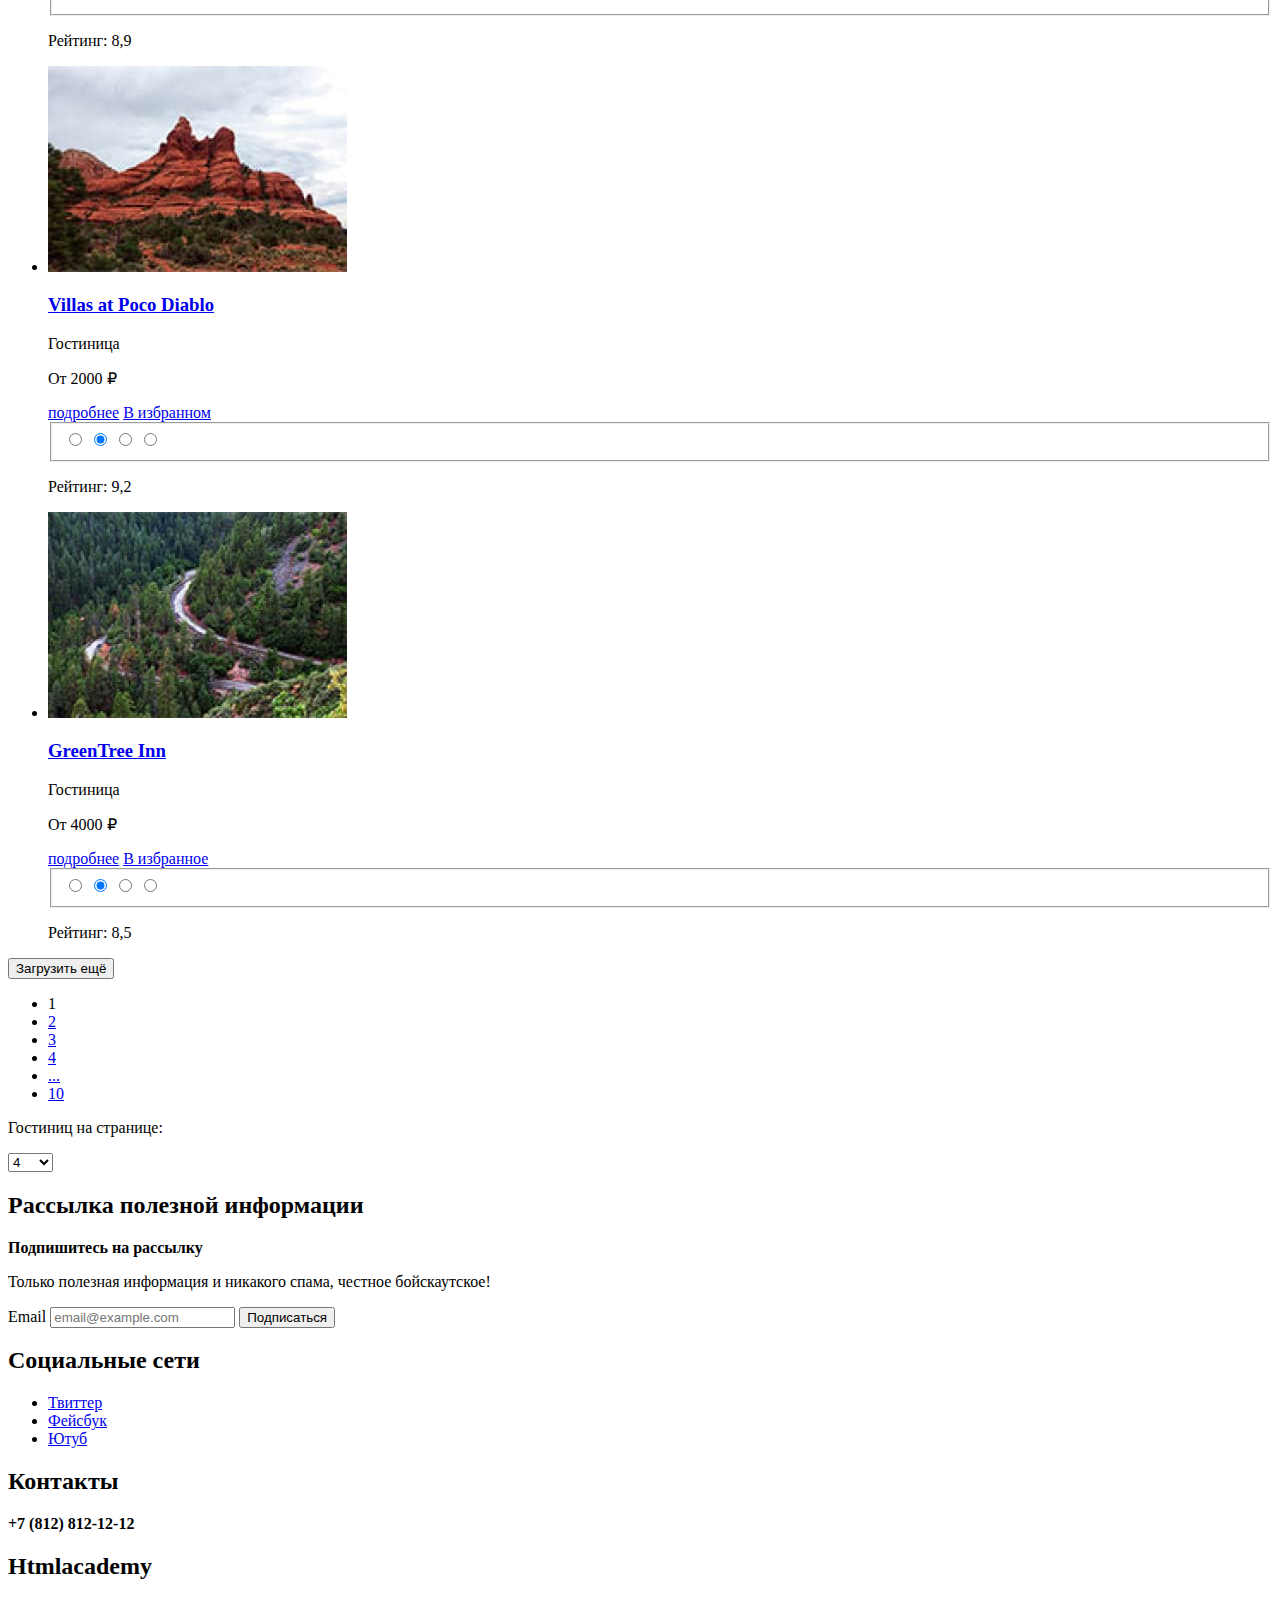
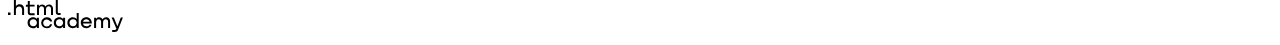
<file: 4/catalog.html>
<!DOCTYPE html>
<html lang="ru">
  <head>
    <meta charset="utf-8">
    <title>Каталог</title>
    <base href="https://htmlacademy-htmlcss.github.io/1982679-sedona-33/4/">
</head>
  <body>
   <header class="page-header">
    <nav class="navigation">
      <a class="navigation-logo" href="index.html">
        <img class="page-header-logo" alt="Логотип City of Sedona»." src="images/header/logo.svg" width="139" height="70">
      </a>
      <ul class="navigation-list">
       <li class="navigation-item">
         <a class="navigation-link" href="#">Главная</a>
       </li>
       <li class="navigation-item">
         <a class="navigation-link" href="#">О Седоне</a>
       </li> 
       <li class="navigation-item">
         <a class="navigation-link" href="#">Гостиницы</a>
       </li> 
      </ul>
      <ul class="navigation-list navigation-user">
        <li class="navigation-item">
          <a class="navigation-link" href="#">
            <span class="visually-hidden">Поиск</span>
          </a>
        </li>
        <li class="navigation-item">
          <a class="navigation-link" href="#">
            <span class="visually-hidden">Избранное</span>
          </a>
        </li>
        <li class="navigation-item">
          <button class="button" type="button">Хочу сюда!</button>
        </li>
      </ul>
    </nav>
   </header>

   <main class="main-inner">
    <h1 class="inner-header-title">Гостиницы Седоны</h1>
     <section class="filter">
      <h2 class="visually-hidden">Фильтр гостиниц</h2>
      <ul class="breadcrumbs">
       <li class="breadcrumbs-item">
        <a class="breadcrumbs-link" href="index.html">Главная</a>
       </li>
       <li class="breadcrumbs-item">
        <a class="breadcrumbs-link">Гостиницы</a>
       </li>
      </ul>
     <form class="catalog-filter" action="https://echo.htmlacademy.ru/" method="get">
      <fieldset class="catalog-filter-group">
       <legend class="catalog-filter-title">Инфраструктура:</legend>
        <ul class="catalog-filter-list">
         <li class="catalog-filter-item">
          <label class="control">
           <input class="control-input" type="checkbox" name="swimming-pool" checked>Бассейн
          </label>
         </li>
         <li class="catalog-filter-item">
          <label class="control">
           <input class="control-input" type="checkbox" name="parking" checked>Парковка
          </label>
         </li>
         <li class="catalog-filter-item">
          <label class="control">
           <input class="control-input" type="checkbox" name="wi-fi"> Wi-Fi
          </label>
         </li>
        </ul>

      </fieldset>

      <fieldset class="catalog-filter-group">
       <legend class="catalog-filter-title">Тип жилья:</legend>
        <ul class="catalog-filter-list">
         <li class="catalog-filter-item">
          <label class="control">
           <input class="control-input" type="radio" name="type-housing" value="hotel" checked>Гостиница
          </label>
         </li>
         <li class="catalog-filter-item">
          <label class="control">
           <input class="control-input" type="radio" name="type-housing" value="motel">Мотель
          </label>
         </li>
         <li class="catalog-filter-item">
          <label class="control">
           <input class="control-input" type="radio" name="type-housing" value="apartments">Апартаменты
          </label>
         </li>
        </ul>
      </fieldset>

      <fieldset class="catalog-filter-group">
       <legend class="catalog-filter-title">Стоимость, ₽:</legend>
        <input type="range" min="0" max="9000" value="0" class="slider" id="lower">
        <input type="range" min="0" max="9000" value="8000" class="slider" id="higher">
      </fieldset>

      <button class="button" type="submit">Применить</button>
      <input type="reset" value="Сбросить">
     </form>
     </section>
      
     <section class="catalog">
      <b>Найдено гостиниц: 38</b>

        <select class="select-control" aria-label="Сортировка">
         <option value="popular">Сначала популярное</option>
         <option value="cheap">Сначала дешёвое</option>
         <option value="expensive">Сначала дорогое</option>
        </select>

        <a href="#" class="button button-light">
          <span class="visually-hidden">Показать карточки</span>
        </a>
        <a class="button" href="#">
          <span class="visually-hidden">Показать карточку</span>
        </a>
        <a class="button" href="#">
          <span class="visually-hidden">Показать список</span>
        </a>

        <ul class="hotel-list">
         <li class="hotel-card">
          <a class="hotel-card-link" href="#">
          <img class="hotel-card-image" src="images/hotels/hotel-1.jpg" width="299" height="206" alt="Сооружение на скале">
          <h3 class="hotel-card-title">Amara Resort & Spa</h3>
          </a>
          <p>Гостиница</p>
          <p class="hotel-card-price">От 4000 ₽</p>
          <a class="hotel-card-button button" href="#">подробнее</a>
          <a class="hotel-card-button button-select" href="#">В избранное</a>
           <fieldset class="rating">
             <div class="rating-group">
              <input class="rating-star" type="radio" name="grade-Amara Resort & Spa" value="1" aria-label="Ужасно">
              <input class="rating-star" type="radio" name="grade-Amara Resort & Spa" value="2" aria-label="Сносно"> 
              <input class="rating-star" type="radio" name="grade-Amara Resort & Spa" value="3" aria-label="Нормально"> 
              <input class="rating-star" type="radio" name="grade-Amara Resort & Spa" value="4" aria-label="Отлично" checked>  
             </div>
           </fieldset>
          <p>Рейтинг: 8,5</p>
         </li>

         <li class="hotel-card">
          <a class="hotel-card-link" href="#">
          <img class="hotel-card-image" src="images/hotels/hotel-2.jpg" width="299" height="206" alt="Гостинница на фоне гор">
          <h3 class="hotel-card-title">Desert Quail Inn</h3>
          </a>
          <p>Гостиница</p>
          <p class="hotel-card-price">От 3000 ₽</p>
          <a class="hotel-card-button button" href="#">подробнее</a>
          <a class="hotel-card-button button-select" href="#">В избранное</a>
          <fieldset class="rating">
          <div class="rating-group">
            <input class="rating-star" type="radio" name="grade-Desert Quail Inn" value="1" aria-label="Ужасно">
            <input class="rating-star" type="radio" name="grade-Desert Quail Inn" value="2" aria-label="Сносно"> 
            <input class="rating-star" type="radio" name="grade-Desert Quail Inn" value="3" aria-label="Нормально" checked> 
            <input class="rating-star" type="radio" name="grade-Desert Quail Inn" value="4" aria-label="Отлично">  
           </div>
          </fieldset>
          <p>Рейтинг: 8,9</p>
         </li>

         <li class="hotel-card">
          <a class="hotel-card-link" href="#">
          <img class="hotel-card-image" src="images/hotels/hotel-3.jpg" width="299" height="206" alt="Высокая гора">
          <h3 class="hotel-card-title">Villas at Poco Diablo</h3>
          </a>
          <p>Гостиница</p>
          <p class="hotel-card-price">От 2000 ₽</p>
          <a class="hotel-card-button button" href="#">подробнее</a>
          <a class="hotel-card-button button-select" href="#">В избранном</a>
          <fieldset class="rating">
          <div class="rating-group">
            <input class="rating-star" type="radio" name="grade-Villas at Poco Diablo" value="1" aria-label="Ужасно">
            <input class="rating-star" type="radio" name="grade-Villas at Poco Diablo" value="2" aria-label="Сносно" checked> 
            <input class="rating-star" type="radio" name="grade-Villas at Poco Diablo" value="3" aria-label="Нормально"> 
            <input class="rating-star" type="radio" name="grade-Villas at Poco Diablo" value="4" aria-label="Отлично">  
           </div>
          </fieldset>
           <p>Рейтинг: 9,2</p>
          </li>

          <li class="hotel-card">
           <a class="hotel-card-link" href="#">
           <img class="hotel-card-image" src="images/hotels/hotel-4.jpg" width="299" height="206" alt="Дорога в горах">
           <h3 class="hotel-card-title">GreenTree Inn</h3>
           </a>
           <p>Гостиница</p>
           <p class="hotel-card-price">От 4000 ₽</p>
           <a class="hotel-card-button button" href="#">подробнее</a>
           <a class="hotel-card-button button-select" href="#">В избранное</a>
           <fieldset class="rating">
           <div class="rating-group">
            <input class="rating-star" type="radio" name="grade-GreenTree Inn" value="1" aria-label="Ужасно">
            <input class="rating-star" type="radio" name="grade-GreenTree Inn" value="2" aria-label="Сносно" checked> 
            <input class="rating-star" type="radio" name="grade-GreenTree Inn" value="3" aria-label="Нормально"> 
            <input class="rating-star" type="radio" name="grade-GreenTree Inn" value="4" aria-label="Отлично">  
           </div>
          </fieldset>
           <p>Рейтинг: 8,5</p>
          </li>
        </ul>

        <button class="button pagination-show-more" type="button">Загрузить ещё</button>
        
        <ul class="pagination">
         <li class="pagination-item">
          <a class="pagination-link pagination-current">1</a>
         </li>
         <li class="pagination-item">
          <a class="pagination-link" href="#">2</a>
         </li>
         <li class="pagination-item">
          <a class="pagination-link" href="#">3</a>
         </li>
         <li class="pagination-item">
          <a class="pagination-link" href="#">4</a>
         </li>
         <li class="pagination-item">
          <a class="pagination-link" href="#">...</a>
         </li>
         <li class="pagination-item">
          <a class="pagination-link" href="#">10</a>
         </li>
        </ul>

        <p>Гостиниц на странице:</p>
        <select class="number-card" aria-label="Количество гостиниц на странице">
          <option value="expensive">4</option>
          <option value="expensive">8</option>
          <option value="expensive">Все</option>
        </select>

     </section>
   </main>

   <footer class="page-footer">

    <section class="newsletter">
      <h2 class="visually-hidden">Рассылка полезной информации</h2>
      <p><b>Подпишитесь на рассылку</b></p>
      <p>Только полезная информация и никакого спама, честное бойскаутское!</p>
       <form class="newsletter-form" action="https://echo.htmlacademy.ru/" method="post">
        <label for="newsletter-email">Email</label>
        <input class="field"  placeholder="email@example.com" type="email" name="newsletter-email" id="newsletter-email" required>
        <button class="button newsletter-button" type="submit">
        <span>Подписаться</span>
        </button>
       </form>
    </section>

    <section class="footer-social">
     <h2 class="visually-hidden">Социальные сети</h2>
      <ul class="footer-social-list">
       <li class="footer-social-item">
        <a class="button" href="https://twitter.com/htmlacademy_ru">
        <span class="visually-hidden">Твиттер</span>
        </a>
       </li>
       <li class="footer-social-item">
        <a class="button" href="https://www.facebook.com/htmlacademy">
        <span class="visually-hidden">Фейсбук</span>
        </a>
       </li>
       <li class="footer-social-item">
        <a class="button" href="https://www.youtube.com/c/HTMLAcademyRUS">
        <span class="visually-hidden">Ютуб</span>
        </a>
       </li>
      </ul>
    </section>

    <section class="footer-contacts">
      <h2 class="visually-hidden">Контакты</h2>
      <p><b>+7 (812) 812-12-12</b></p>
    </section>

    <section class="htmlacademy">
     <h2 class="visually-hidden">Htmlacademy</h2>
      <a class="logo-htmlacademy" href=" https://htmlacademy.ru/">
      <img src="images/logo_htmlacademy.svg" width="114.9" height="32.9" alt="Логотип htmlacademy">
      </a>
    </section>
  </footer>
    
  </body>
</html>
</file>
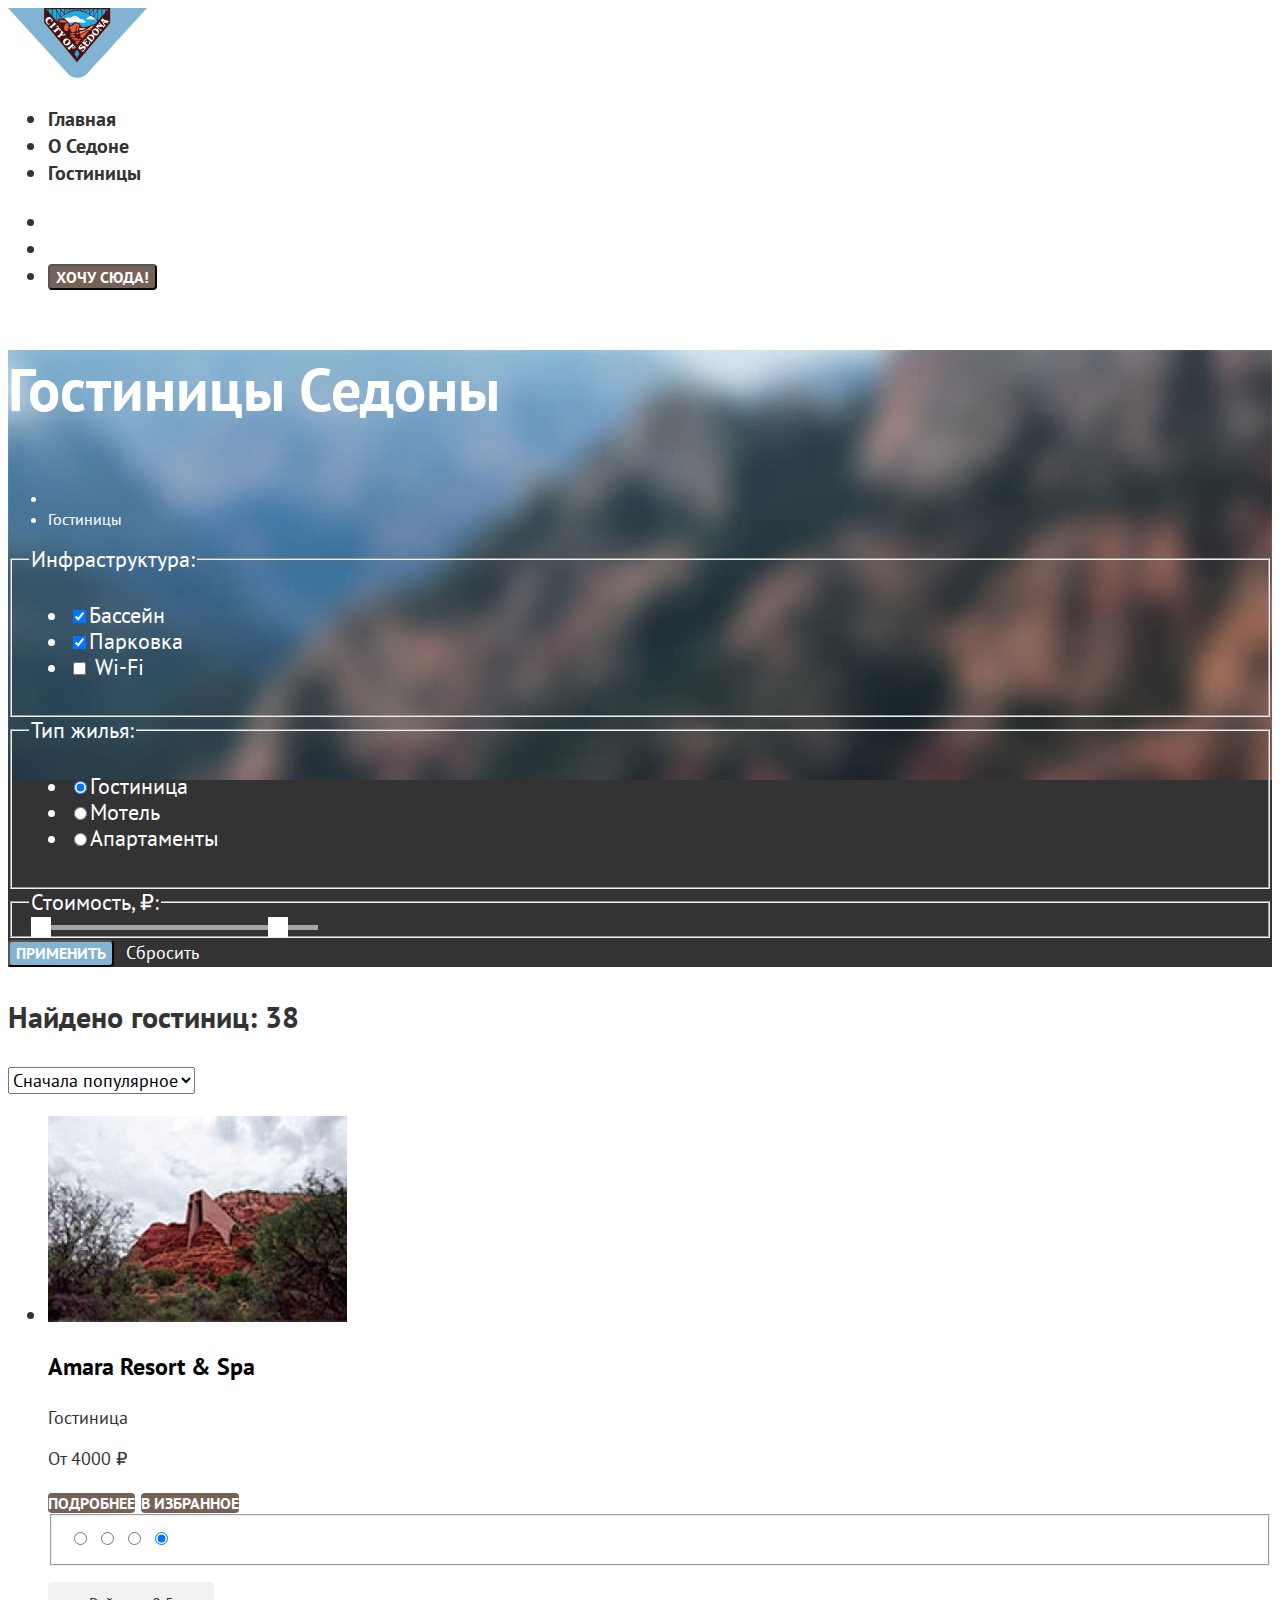
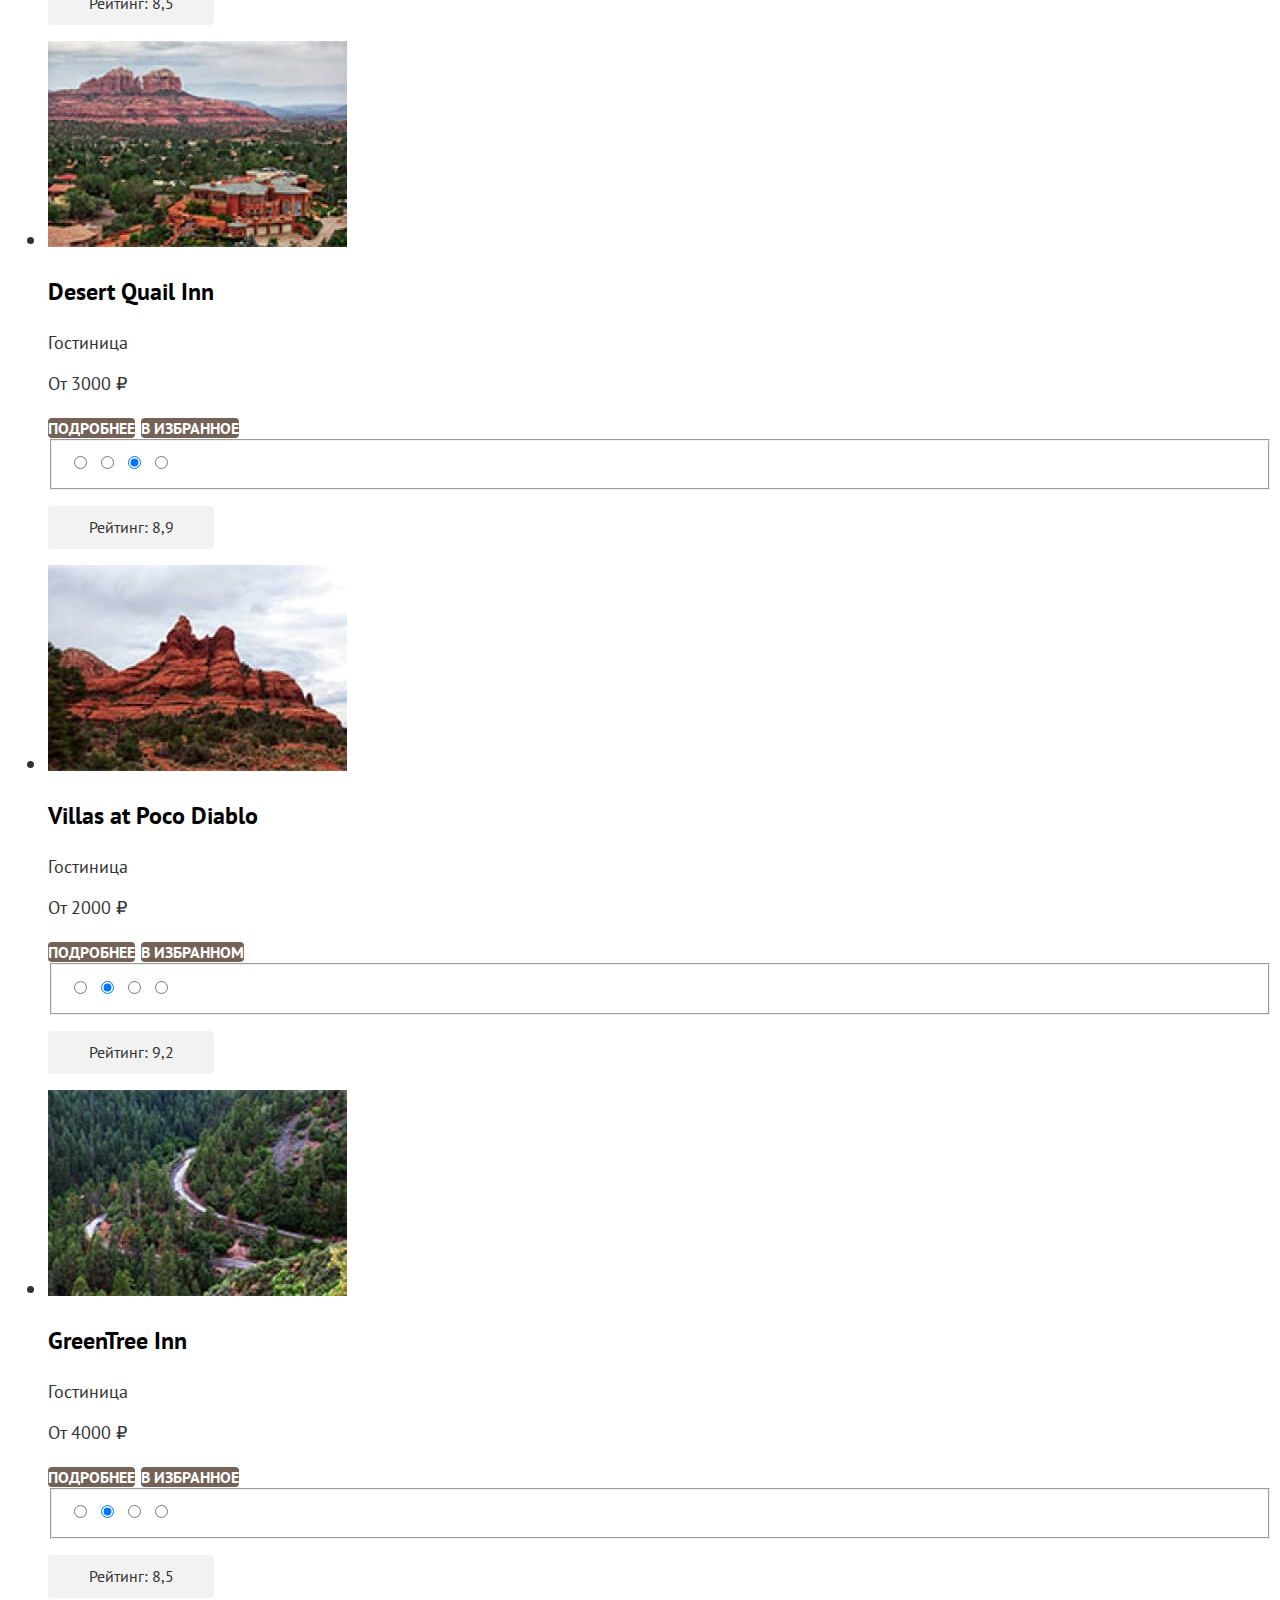
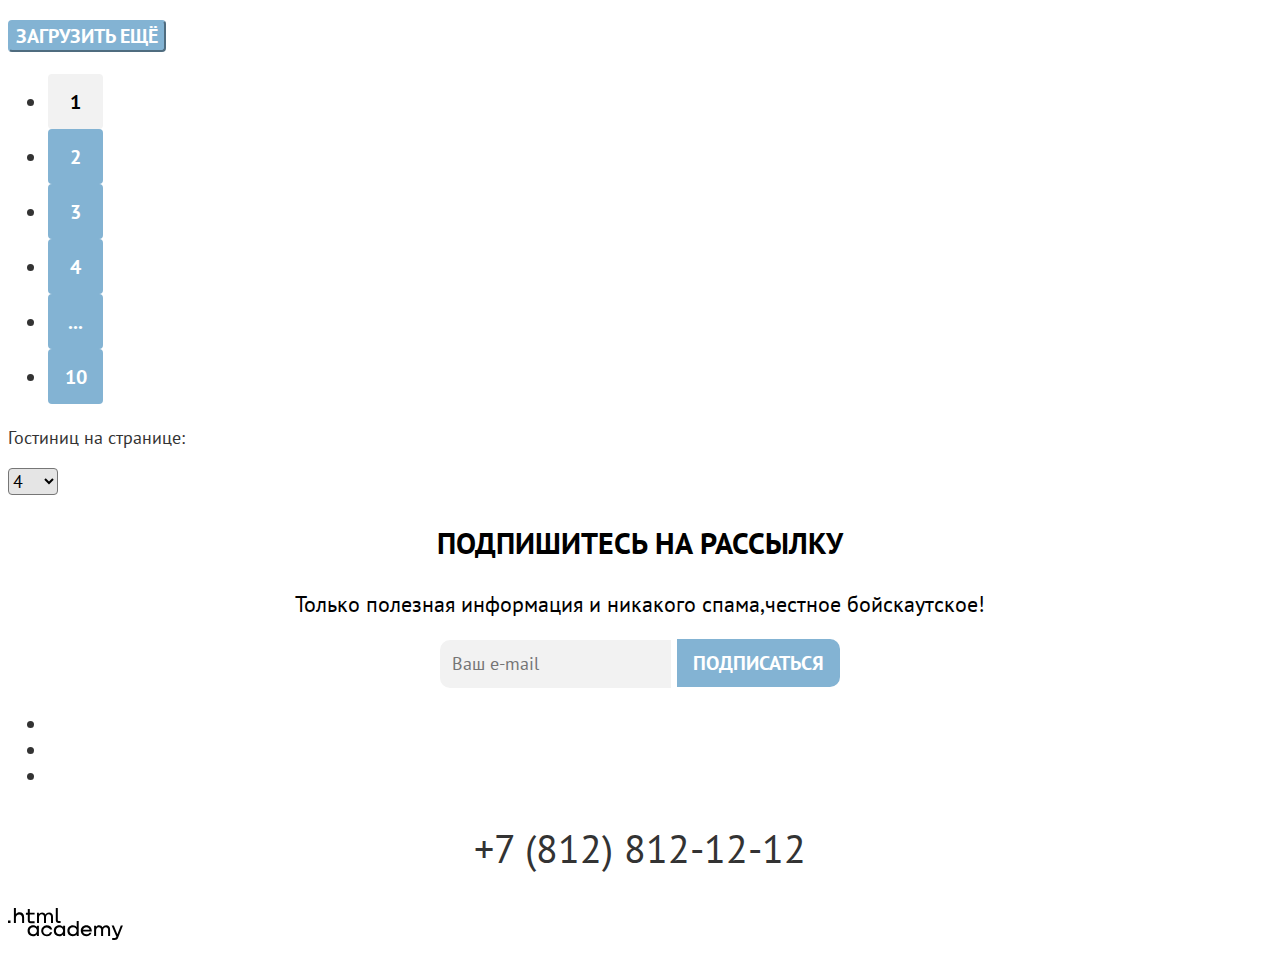
<file: 5/catalog.html>
<!DOCTYPE html>
<html lang="ru">
  <head>
    <meta charset="utf-8">
    <link rel="stylesheet" href="styles/styles.css">
    <title>Каталог</title>
    <base href="https://htmlacademy-htmlcss.github.io/1982679-sedona-33/5/">
</head>
  <body>
   <header class="page-header">
    <nav class="navigation">
      <a class="navigation-logo" href="index.html">
        <img class="page-header-logo" alt="Логотип City of Sedona»." src="images/header/logo.svg" width="139" height="70">
      </a>
      <ul class="navigation-list style-list">
       <li class="navigation-item">
         <a class="navigation-link" href="#">Главная</a>
       </li>
       <li class="navigation-item">
         <a class="navigation-link" href="#">О Седоне</a>
       </li> 
       <li class="navigation-item">
         <a class="navigation-link" href="#">Гостиницы</a>
       </li> 
      </ul>
      <ul class="navigation-list navigation-user style-list">
        <li class="navigation-item">
          <a class="navigation-link" href="#">
            <span class="visually-hidden">Поиск</span>
          </a>
        </li>
        <li class="navigation-item">
          <a class="navigation-link" href="#">
            <span class="visually-hidden">Избранное</span>
          </a>
        </li>
        <li class="navigation-item">
          <button class="button-navigation" type="button">Хочу сюда!</button>
        </li>
      </ul>
    </nav>
   </header>

   <main class="main-inner">
    <h1 class="visually-hidden">Гостиницы Седоны</h1>
     <section class="filter">
      <h2 class="visually-hidden">Фильтр гостиниц</h2>
      <p class="filter-title">Гостиницы Седоны</p>
      <ul class="breadcrumbs style-list">
       <li class="breadcrumbs-item">
        <a class="breadcrumbs-link visually-hidden" href="index.html">Главная</a>
       </li>
       <li class="breadcrumbs-item">
        <a class="breadcrumbs-link">Гостиницы</a>
       </li>
      </ul>
     <form class="catalog-filter" action="https://echo.htmlacademy.ru/" method="get">
      <fieldset class="catalog-filter-group">
       <legend class="catalog-filter-title">Инфраструктура:</legend>
        <ul class="catalog-filter-list style-list">
         <li class="catalog-filter-item">
          <label class="control">
           <input class="control-input" type="checkbox" name="swimming-pool" checked>Бассейн
          </label>
         </li>
         <li class="catalog-filter-item">
          <label class="control">
           <input class="control-input" type="checkbox" name="parking" checked>Парковка
          </label>
         </li>
         <li class="catalog-filter-item">
          <label class="control">
           <input class="control-input" type="checkbox" name="wi-fi"> Wi-Fi
          </label>
         </li>
        </ul>

      </fieldset>

      <fieldset class="catalog-filter-group">
       <legend class="catalog-filter-title">Тип жилья:</legend>
        <ul class="catalog-filter-list style-list">
         <li class="catalog-filter-item">
          <label class="control">
           <input class="control-input" type="radio" name="type-housing" value="hotel" checked>Гостиница
          </label>
         </li>
         <li class="catalog-filter-item">
          <label class="control">
           <input class="control-input" type="radio" name="type-housing" value="motel">Мотель
          </label>
         </li>
         <li class="catalog-filter-item">
          <label class="control">
           <input class="control-input" type="radio" name="type-housing" value="apartments">Апартаменты
          </label>
         </li>
        </ul>
      </fieldset>

      <fieldset class="catalog-filter-group">
       <legend class="catalog-filter-title">Стоимость, ₽:</legend>
        <input type="range" min="0" max="9000" value="0" class="slider" id="lower">
        <input type="range" min="0" max="9000" value="8000" class="slider" id="higher">
      </fieldset>

      <button class="button-apply" type="submit">Применить</button>
      <input class="reset" type="reset" value="Сбросить">
     </form>
     </section>
      
     <section class="catalog">
      <p class="result">Найдено гостиниц: 38</p>

        <select class="select-control" aria-label="Сортировка">
         <option value="popular">Сначала популярное</option>
         <option value="cheap">Сначала дешёвое</option>
         <option value="expensive">Сначала дорогое</option>
        </select>

        <a href="#" class="button button-light">
          <span class="visually-hidden">Показать карточки</span>
        </a>
        <a class="button" href="#">
          <span class="visually-hidden">Показать карточку</span>
        </a>
        <a class="button" href="#">
          <span class="visually-hidden">Показать список</span>
        </a>

        <ul class="hotel-list style-list">
         <li class="hotel-card">
          <a class="hotel-card-link" href="#">
          <img class="hotel-card-image" src="images/hotels/hotel-1.jpg" width="299" height="206" alt="Сооружение на скале">
          <h3 class="hotel-card-title">Amara Resort & Spa</h3>
          </a>
          <div class="hotel-card-information">
           <p class="hotel-card-definition">Гостиница</p>
           <p class="hotel-card-price">От 4000 ₽</p>
          </div>
          <a class="hotel-card-button" href="#">подробнее</a>
          <a class="hotel-card-button select" href="#">В избранное</a>
           <fieldset class="rating-star">
             <div class="rating--star-group">
              <input class="star" type="radio" name="grade-Amara Resort & Spa" value="1" aria-label="Ужасно">
              <input class="star" type="radio" name="grade-Amara Resort & Spa" value="2" aria-label="Сносно"> 
              <input class="star" type="radio" name="grade-Amara Resort & Spa" value="3" aria-label="Нормально"> 
              <input class="star" type="radio" name="grade-Amara Resort & Spa" value="4" aria-label="Отлично" checked>  
             </div>
           </fieldset>
          <p class="rating">Рейтинг: 8,5</p>
         </li>

         <li class="hotel-card">
          <a class="hotel-card-link" href="#">
          <img class="hotel-card-image" src="images/hotels/hotel-2.jpg" width="299" height="206" alt="Гостиница на фоне гор">
          <h3 class="hotel-card-title">Desert Quail Inn</h3>
          </a>
          <div class="hotel-card-information">
           <p class="hotel-card-definition">Гостиница</p>
           <p class="hotel-card-price">От 3000 ₽</p>
          </div>
          <a class="hotel-card-button" href="#">подробнее</a>
          <a class="hotel-card-button select" href="#">В избранное</a>
          <fieldset class="rating-star">
          <div class="rating--star-group">
            <input class="star" type="radio" name="grade-Desert Quail Inn" value="1" aria-label="Ужасно">
            <input class="star" type="radio" name="grade-Desert Quail Inn" value="2" aria-label="Сносно"> 
            <input class="star" type="radio" name="grade-Desert Quail Inn" value="3" aria-label="Нормально" checked> 
            <input class="star" type="radio" name="grade-Desert Quail Inn" value="4" aria-label="Отлично">  
           </div>
          </fieldset>
          <p class="rating">Рейтинг: 8,9</p>
         </li>

         <li class="hotel-card">
          <a class="hotel-card-link" href="#">
          <img class="hotel-card-image" src="images/hotels/hotel-3.jpg" width="299" height="206" alt="Высокая гора">
          <h3 class="hotel-card-title">Villas at Poco Diablo</h3>
          </a>
          <div class="hotel-card-information">
           <p class="hotel-card-definition">Гостиница</p>
           <p class="hotel-card-price">От 2000 ₽</p>
          </div>
          <a class="hotel-card-button" href="#">подробнее</a>
          <a class="hotel-card-button chosen" href="#">В избранном</a>
          <fieldset class="rating-star">
          <div class="rating--star-group">
            <input class="star" type="radio" name="grade-Villas at Poco Diablo" value="1" aria-label="Ужасно">
            <input class="star" type="radio" name="grade-Villas at Poco Diablo" value="2" aria-label="Сносно" checked> 
            <input class="star" type="radio" name="grade-Villas at Poco Diablo" value="3" aria-label="Нормально"> 
            <input class="star" type="radio" name="grade-Villas at Poco Diablo" value="4" aria-label="Отлично">  
           </div>
          </fieldset>
           <p class="rating">Рейтинг: 9,2</p>
          </li>

          <li class="hotel-card">
           <a class="hotel-card-link" href="#">
           <img class="hotel-card-image" src="images/hotels/hotel-4.jpg" width="299" height="206" alt="Дорога в горах">
           <h3 class="hotel-card-title">GreenTree Inn</h3>
           </a>
           <div class="hotel-card-information">
            <p class="hotel-card-definition">Гостиница</p>
            <p class="hotel-card-price">От 4000 ₽</p>
           </div>
           <a class="hotel-card-button" href="#">подробнее</a>
           <a class="hotel-card-button select" href="#">В избранное</a>
           <fieldset class="rating-star">
           <div class="rating--star-group">
            <input class="star" type="radio" name="grade-GreenTree Inn" value="1" aria-label="Ужасно">
            <input class="star" type="radio" name="grade-GreenTree Inn" value="2" aria-label="Сносно" checked> 
            <input class="star" type="radio" name="grade-GreenTree Inn" value="3" aria-label="Нормально"> 
            <input class="star" type="radio" name="grade-GreenTree Inn" value="4" aria-label="Отлично">  
           </div>
          </fieldset>
           <p class="rating">Рейтинг: 8,5</p>
          </li>
        </ul>

        <button class="button-pagination-show-more" type="button">Загрузить ещё</button>
        
        <ul class="pagination style-list">
         <li class="pagination-item">
          <a class="pagination-link pagination-current">1</a>
         </li>
         <li class="pagination-item">
          <a class="pagination-link" href="#">2</a>
         </li>
         <li class="pagination-item">
          <a class="pagination-link" href="#">3</a>
         </li>
         <li class="pagination-item">
          <a class="pagination-link" href="#">4</a>
         </li>
         <li class="pagination-item">
          <a class="pagination-link" href="#">...</a>
         </li>
         <li class="pagination-item">
          <a class="pagination-link" href="#">10</a>
         </li>
        </ul>

        <p class="select-control">Гостиниц на странице:</p>
        <select class="number-card" aria-label="Количество гостиниц на странице">
          <option value="expensive">4</option>
          <option value="expensive">8</option>
          <option value="expensive">Все</option>
        </select>

     </section>
   </main>

   <footer class="page-footer">

    <section class="newsletter-catalog">
      <h2 class="visually-hidden">Рассылка полезной информации</h2>
      <p class="newsletter-catalog-title title-section">Подпишитесь на рассылку</p>
      <p class="newsletter-catalog-description">Только полезная информация и никакого спама,честное бойскаутское!</p>
       <form class="newsletter-form" action="https://echo.htmlacademy.ru/" method="post">
        <input class="field"  placeholder="Ваш e-mail" type="email" name="newsletter-email" id="newsletter-email" required>
        <button class="button newsletter-button" type="submit">
         <span class="newsletter-subscription">Подписаться</span>
        </button>
      </form>
    </section>

    <section class="footer-social">
     <h2 class="visually-hidden">Социальные сети</h2>
      <ul class="footer-social-list style-list">
       <li class="footer-social-item">
        <a class="button" href="https://twitter.com/htmlacademy_ru">
        <span class="visually-hidden">Твиттер</span>
        </a>
       </li>
       <li class="footer-social-item">
        <a class="button" href="https://www.facebook.com/htmlacademy">
        <span class="visually-hidden">Фейсбук</span>
        </a>
       </li>
       <li class="footer-social-item">
        <a class="button" href="https://www.youtube.com/c/HTMLAcademyRUS">
        <span class="visually-hidden">Ютуб</span>
        </a>
       </li>
      </ul>
    </section>

    <section class="footer-contacts">
      <h2 class="visually-hidden">Контакты</h2>
      <p class="footer-contacts-number">+7 (812) 812-12-12</p>
    </section>

    <section class="htmlacademy">
     <h2 class="visually-hidden">Htmlacademy</h2>
      <a class="logo-htmlacademy" href=" https://htmlacademy.ru/">
      <img src="images/logo_htmlacademy.svg" width="115" height="33" alt="Логотип htmlacademy">
      </a>
    </section>
  </footer>
    
  </body>
</html>
</file>
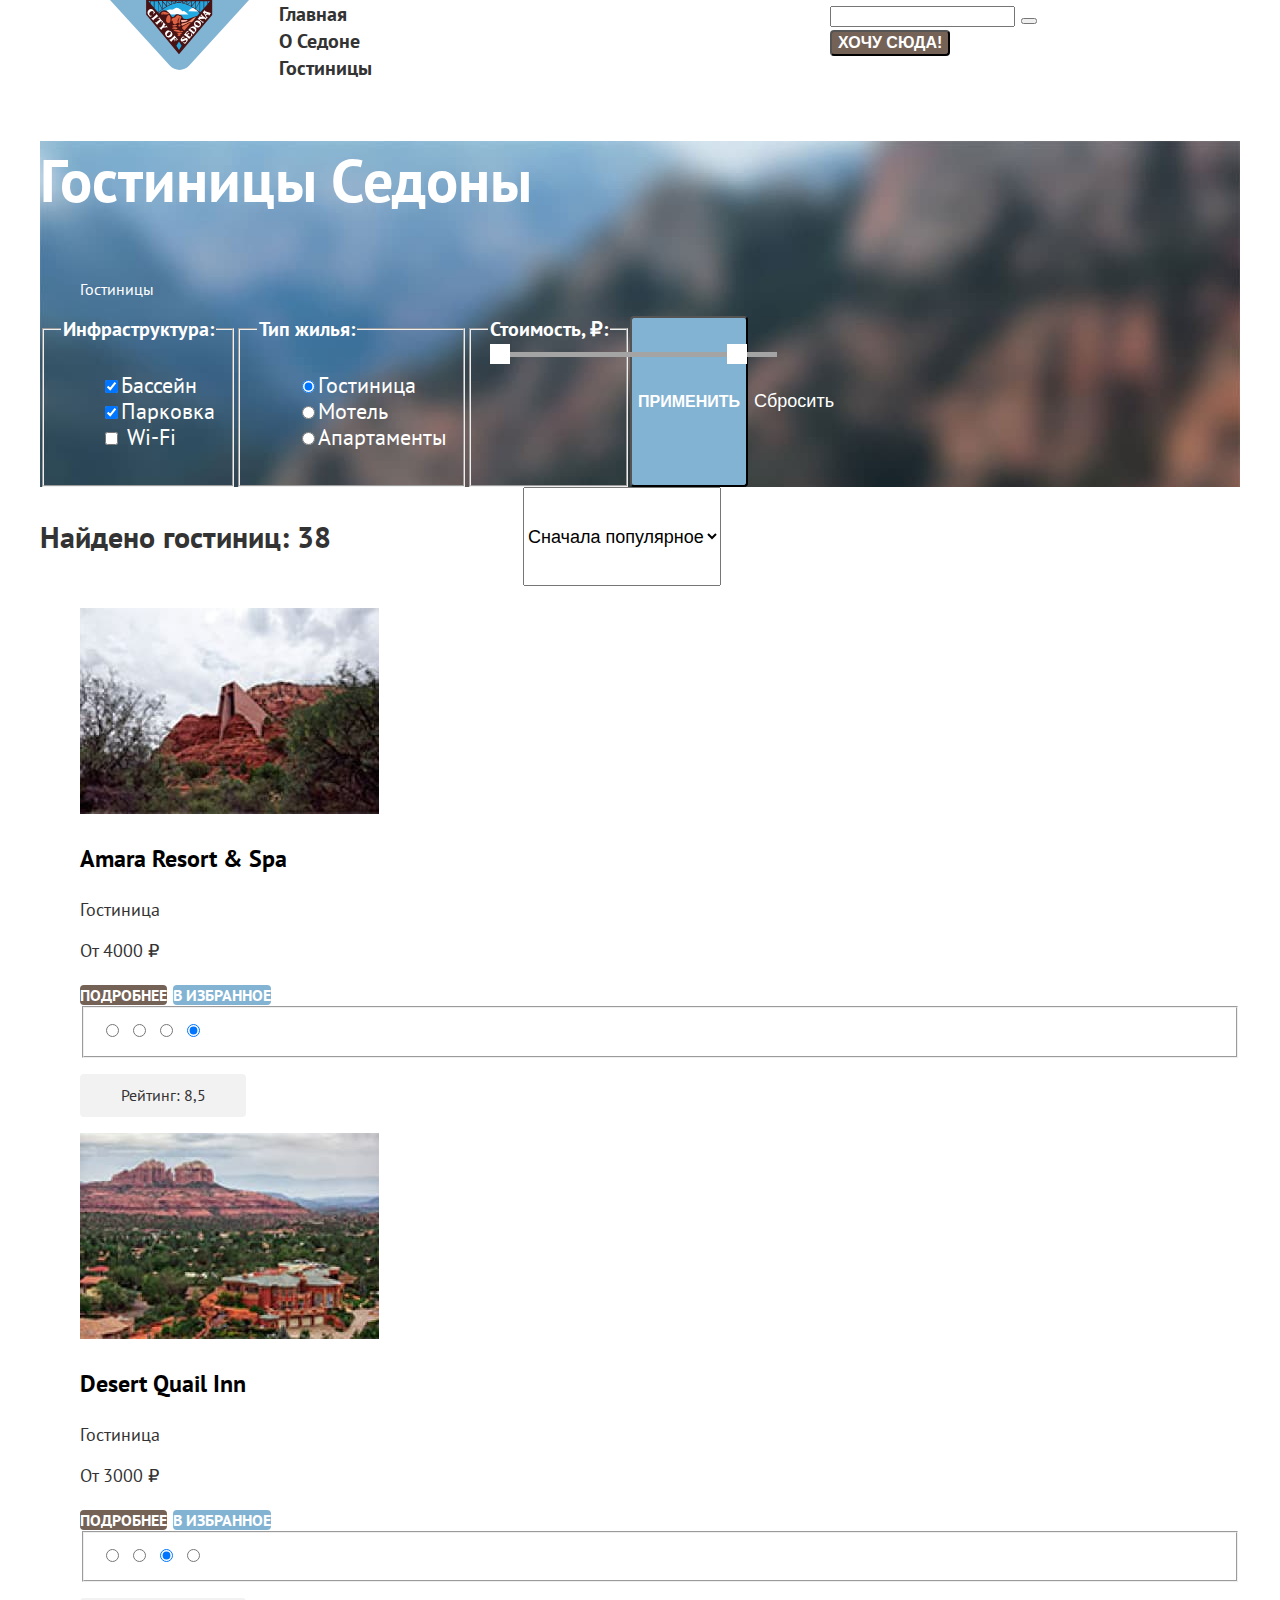
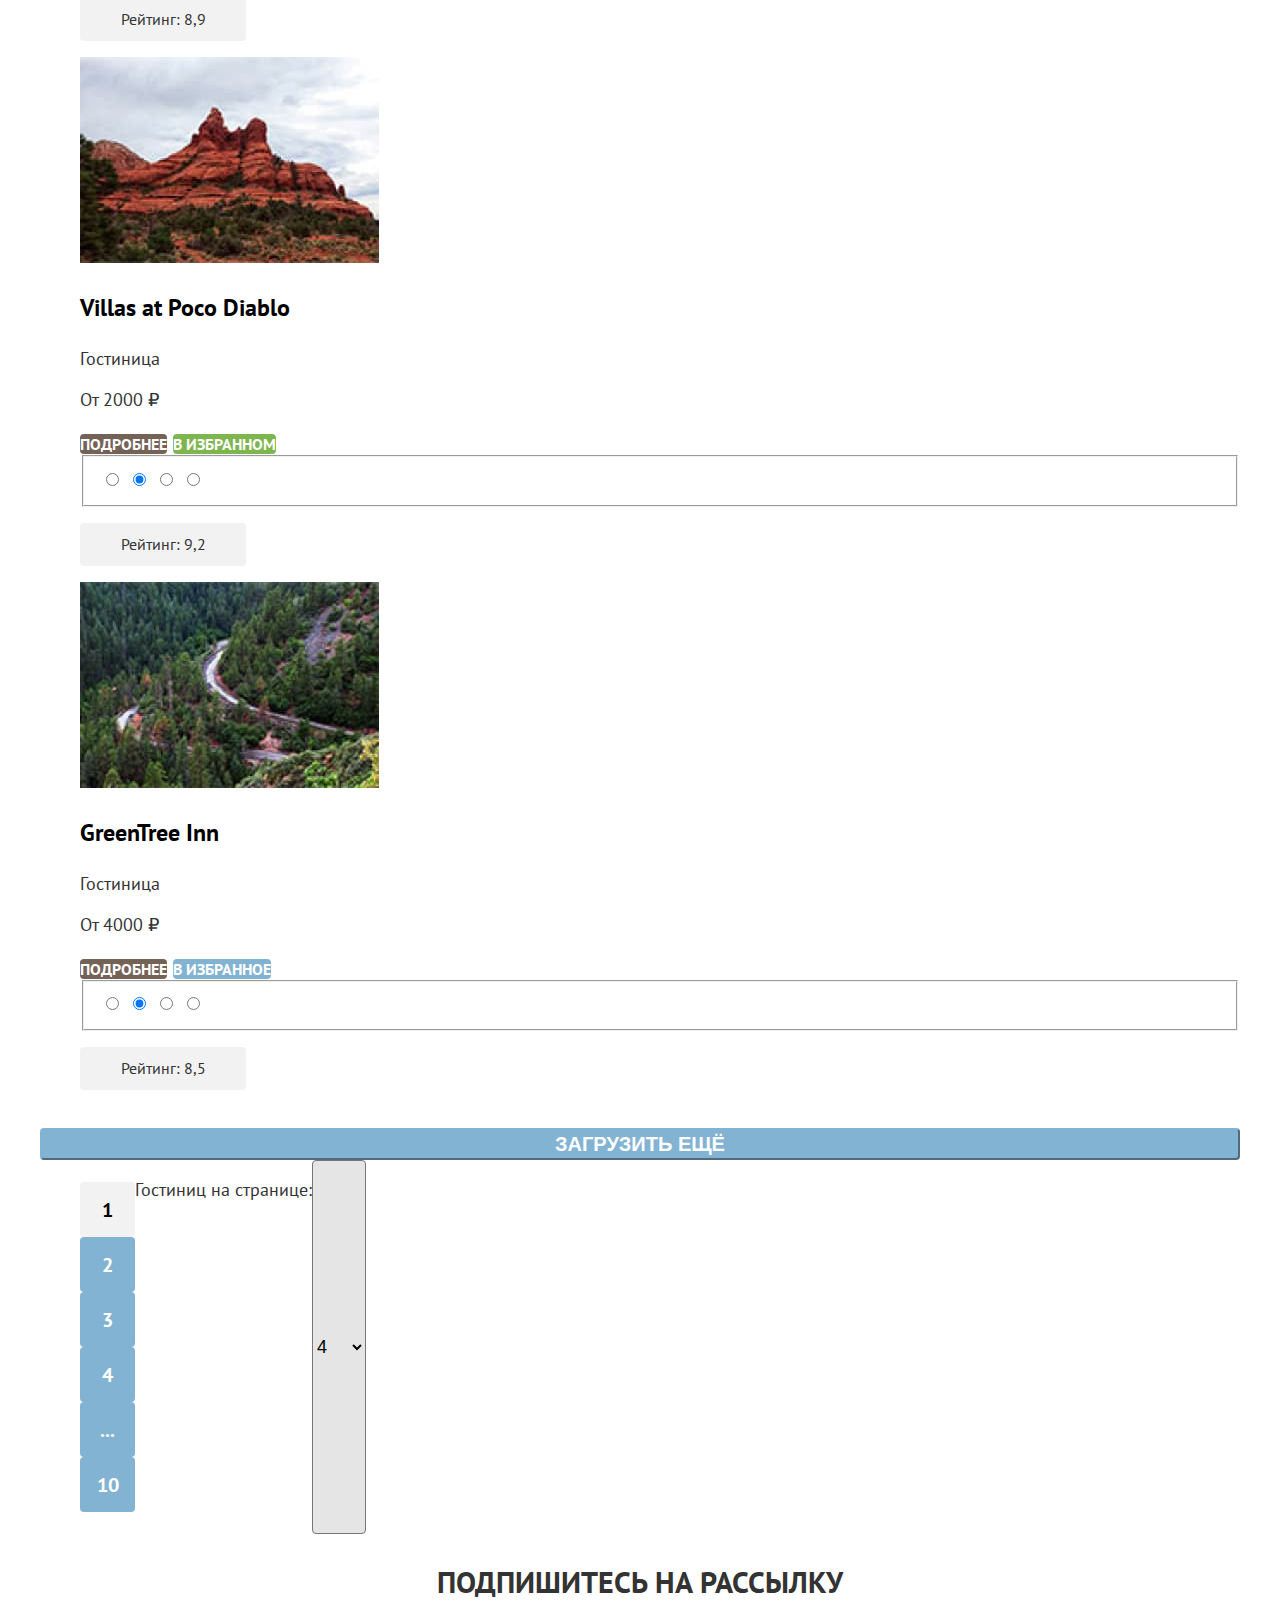
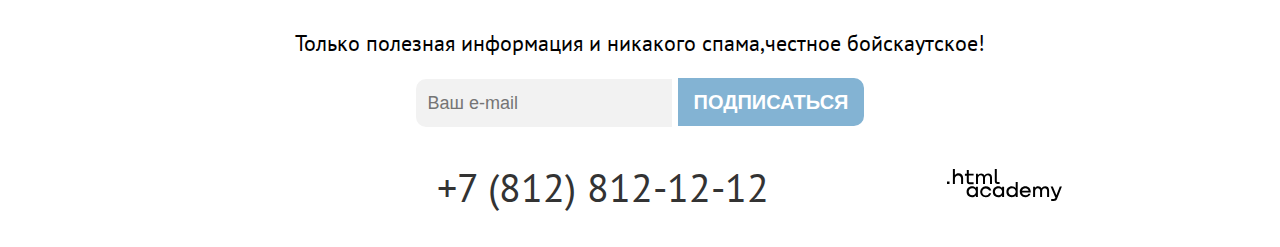
<file: 6/catalog.html>
<!DOCTYPE html>
<html lang="ru">
  <head>
    <meta charset="utf-8">
    <link rel="stylesheet" href="css/styles.css">
    <title>Каталог</title>
    <base href="https://htmlacademy-htmlcss.github.io/1982679-sedona-33/6/">
</head>
  <body>

   <div class="wrapper">

   <header class="page-header">
    
    <nav class="navigation">
      <a class="navigation-logo" href="index.html">
       <img class="page-header-logo" alt="Логотип City of Sedona»." src="images/header/logo.svg" width="139" height="70" >
      </a>
      <ul class="navigation-list style-list">
       <li class="navigation-item">
        <a class="navigation-link" href="#">Главная</a>
       </li>
       <li class="navigation-item">
        <a class="navigation-link" href="#">О Седоне</a>
       </li> 
       <li class="navigation-item">
        <a class="navigation-link" href="catalog.html">Гостиницы</a>
       </li> 
      </ul>
      <ul class="navigation-list navigation-user style-list">
       <li class="navigation-item">
        <form action="#" method="get">
         <input type="text" name="search">
         <button type="submit"></button>
        </form>
       </li>
       <li class="navigation-item">
        <a class="navigation-link" href="#">
         <span class="visually-hidden">Избранное</span>
        </a>
       </li>
       <li class="navigation-item">
        <button class="button-navigation" type="button">Хочу сюда!</button>
       </li>
      </ul>
     </nav>

   </header>

   <main class="main-inner main-container">

    <h1 class="visually-hidden">Гостиницы Седоны</h1>

     <section class="filter">
      <h2 class="visually-hidden">Фильтр гостиниц</h2>
       <p class="filter-title">Гостиницы Седоны</p>
       <ul class="breadcrumbs style-list">
        <li class="breadcrumbs-item">
         <a class="breadcrumbs-link visually-hidden" href="index.html">Главная</a>
        </li>
        <li class="breadcrumbs-item">
         <a class="breadcrumbs-link">Гостиницы</a>
        </li>
       </ul>

       <form class="catalog-filter" action="https://echo.htmlacademy.ru/" method="get">

        <fieldset class="catalog-filter-group">
         <legend class="catalog-filter-title">Инфраструктура:</legend>
          <ul class="catalog-filter-list style-list">
           <li class="catalog-filter-item">
            <label class="control">
             <input class="control-input" type="checkbox" name="swimming-pool" checked>Бассейн
            </label>
           </li>
           <li class="catalog-filter-item">
            <label class="control">
             <input class="control-input" type="checkbox" name="parking" checked>Парковка
            </label>
           </li>
           <li class="catalog-filter-item">
            <label class="control">
             <input class="control-input" type="checkbox" name="wi-fi"> Wi-Fi
            </label>
           </li>
          </ul>
        </fieldset>

        <fieldset class="catalog-filter-group">
         <legend class="catalog-filter-title">Тип жилья:</legend>
          <ul class="catalog-filter-list style-list">
           <li class="catalog-filter-item">
            <label class="control">
             <input class="control-input" type="radio" name="type-housing" value="hotel" checked>Гостиница
            </label>
           </li>
           <li class="catalog-filter-item">
            <label class="control">
             <input class="control-input" type="radio" name="type-housing" value="motel">Мотель
            </label>
           </li>
           <li class="catalog-filter-item">
            <label class="control">
             <input class="control-input" type="radio" name="type-housing" value="apartments">Апартаменты
            </label>
           </li>
          </ul>
         </fieldset>

         <fieldset class="catalog-filter-group">
          <legend class="catalog-filter-title">Стоимость, ₽:</legend>
          <input type="range" min="0" max="9000" value="0" class="slider" id="lower">
          <input type="range" min="0" max="9000" value="8000" class="slider" id="higher">
        </fieldset>

        <button class="button-apply" type="submit">Применить</button>
        <input class="reset" type="reset" value="Сбросить">
       </form>
     </section>
      
     <section class="catalog">
      <h2 class="visually-hidden">Каталог</h2>
       <div class="sorting">
       <p class="result">Найдено гостиниц: 38</p>

       <select class="select-control" aria-label="Сортировка">
        <option value="popular">Сначала популярное</option>
        <option value="cheap">Сначала дешёвое</option>
        <option value="expensive">Сначала дорогое</option>
       </select>

       <a href="#" class="button button-light">
        <span class="visually-hidden">Показать карточки</span>
       </a>
       <a class="button" href="#">
        <span class="visually-hidden">Показать карточку</span>
       </a>
       <a class="button" href="#">
        <span class="visually-hidden">Показать список</span>
       </a>
       </div>

       <div class="hotel-search-results">

       <ul class="hotel-list style-list">

        <li class="hotel-item">
         <article class="hotel-card">
          <a class="hotel-card-link" href="#">
           <img class="hotel-card-image" src="images/hotels/hotel-1.jpg" width="299" height="206" alt="Сооружение на скале">
           <h3 class="hotel-card-title">Amara Resort & Spa</h3>
          </a>
          <div class="hotel-card-information">
           <p class="hotel-card-definition">Гостиница</p>
           <p class="hotel-card-price">От 4000 ₽</p>
          </div>
          <a class="hotel-card-button" href="#">подробнее</a>
          <a class="hotel-card-button select" href="#">В избранное</a>
          <fieldset class="rating-star">
           <div class="rating--star-group">
            <input class="star" type="radio" name="grade-Amara Resort & Spa" value="1" aria-label="Ужасно">
            <input class="star" type="radio" name="grade-Amara Resort & Spa" value="2" aria-label="Сносно"> 
            <input class="star" type="radio" name="grade-Amara Resort & Spa" value="3" aria-label="Нормально"> 
            <input class="star" type="radio" name="grade-Amara Resort & Spa" value="4" aria-label="Отлично" checked>  
           </div>
          </fieldset>
          <p class="rating">Рейтинг: 8,5</p>
         </article>
        </li>

        <li class="hotel-item">
         <article class="hotel-card">
          <a class="hotel-card-link" href="#">
           <img class="hotel-card-image" src="images/hotels/hotel-2.jpg" width="299" height="206" alt="Гостиница на фоне гор">
           <h3 class="hotel-card-title">Desert Quail Inn</h3>
          </a>
          <div class="hotel-card-information">
           <p class="hotel-card-definition">Гостиница</p>
           <p class="hotel-card-price">От 3000 ₽</p>
          </div>
          <a class="hotel-card-button" href="#">подробнее</a>
          <a class="hotel-card-button select" href="#">В избранное</a>
          <fieldset class="rating-star">
           <div class="rating--star-group">
            <input class="star" type="radio" name="grade-Desert Quail Inn" value="1" aria-label="Ужасно">
            <input class="star" type="radio" name="grade-Desert Quail Inn" value="2" aria-label="Сносно"> 
            <input class="star" type="radio" name="grade-Desert Quail Inn" value="3" aria-label="Нормально" checked> 
            <input class="star" type="radio" name="grade-Desert Quail Inn" value="4" aria-label="Отлично">  
           </div>
          </fieldset>
          <p class="rating">Рейтинг: 8,9</p>
         </article>
        </li>

        <li class="hotel-item">
         <article class="hotel-card">
          <a class="hotel-card-link" href="#">
           <img class="hotel-card-image" src="images/hotels/hotel-3.jpg" width="299" height="206" alt="Высокая гора">
           <h3 class="hotel-card-title">Villas at Poco Diablo</h3>
          </a>
          <div class="hotel-card-information">
           <p class="hotel-card-definition">Гостиница</p>
           <p class="hotel-card-price">От 2000 ₽</p>
          </div>
          <a class="hotel-card-button" href="#">подробнее</a>
          <a class="hotel-card-button chosen" href="#">В избранном</a>
          <fieldset class="rating-star">
           <div class="rating--star-group">
            <input class="star" type="radio" name="grade-Villas at Poco Diablo" value="1" aria-label="Ужасно">
            <input class="star" type="radio" name="grade-Villas at Poco Diablo" value="2" aria-label="Сносно" checked> 
            <input class="star" type="radio" name="grade-Villas at Poco Diablo" value="3" aria-label="Нормально"> 
            <input class="star" type="radio" name="grade-Villas at Poco Diablo" value="4" aria-label="Отлично">  
           </div>
          </fieldset>
          <p class="rating">Рейтинг: 9,2</p>
         </article>
        </li>

        <li class="hotel-item">
         <article class="hotel-card"> 
          <a class="hotel-card-link" href="#">
           <img class="hotel-card-image" src="images/hotels/hotel-4.jpg" width="299" height="206" alt="Дорога в горах">
           <h3 class="hotel-card-title">GreenTree Inn</h3>
          </a>
          <div class="hotel-card-information">
           <p class="hotel-card-definition">Гостиница</p>
           <p class="hotel-card-price">От 4000 ₽</p>
          </div>
          <a class="hotel-card-button" href="#">подробнее</a>
          <a class="hotel-card-button select" href="#">В избранное</a>
          <fieldset class="rating-star">
           <div class="rating--star-group">
            <input class="star" type="radio" name="grade-GreenTree Inn" value="1" aria-label="Ужасно">
            <input class="star" type="radio" name="grade-GreenTree Inn" value="2" aria-label="Сносно" checked> 
            <input class="star" type="radio" name="grade-GreenTree Inn" value="3" aria-label="Нормально"> 
            <input class="star" type="radio" name="grade-GreenTree Inn" value="4" aria-label="Отлично">  
           </div>
          </fieldset>
          <p class="rating">Рейтинг: 8,5</p>
         </article>
        </li>
       </ul>

       <button class="button-pagination-show-more" type="button">Загрузить ещё</button>
        
       </div>

       <div class="pagination">

       <ul class="pagination-list style-list">
        <li class="pagination-item">
         <a class="pagination-link pagination-current">1</a>
        </li>
        <li class="pagination-item">
         <a class="pagination-link" href="#">2</a>
        </li>
        <li class="pagination-item">
         <a class="pagination-link" href="#">3</a>
        </li>
        <li class="pagination-item">
         <a class="pagination-link" href="#">4</a>
        </li>
        <li class="pagination-item">
         <a class="pagination-link" href="#">...</a>
        </li>
        <li class="pagination-item">
         <a class="pagination-link" href="#">10</a>
         </li>
       </ul>

       <p class="select-control">Гостиниц на странице:</p>
       <select class="number-card" aria-label="Количество гостиниц на странице">
        <option value="expensive">4</option>
        <option value="expensive">8</option>
        <option value="expensive">Все</option>
       </select>

       </div>

     </section>

     <section class="newsletter-catalog">
      <h2 class="visually-hidden">Рассылка полезной информации</h2>
       <p class="newsletter-catalog-title title-section">Подпишитесь на рассылку</p>
       <p class="newsletter-catalog-description">Только полезная информация и никакого спама,честное бойскаутское!</p>
       <form class="newsletter-form" action="https://echo.htmlacademy.ru/" method="post">
        <input class="field"  placeholder="Ваш e-mail" type="email" name="newsletter-email" id="newsletter-email" required>
        <button class="button newsletter-button" type="submit">
         <span class="newsletter-subscription">Подписаться</span>
        </button>
       </form>
     </section>

   </main>

   <footer class="page-footer">

    <div class="page-footer-container">

    <section class="footer-social">
     <h2 class="visually-hidden">Социальные сети</h2>
      <ul class="footer-social-list style-list">
       <li class="footer-social-item">
        <a class="button" href="https://twitter.com/htmlacademy_ru">
         <span class="visually-hidden">Твиттер</span>
        </a>
       </li>
       <li class="footer-social-item">
        <a class="button" href="https://www.facebook.com/htmlacademy">
         <span class="visually-hidden">Фейсбук</span>
        </a>
       </li>
       <li class="footer-social-item">
        <a class="button" href="https://www.youtube.com/c/HTMLAcademyRUS">
         <span class="visually-hidden">Ютуб</span>
        </a>
       </li>
      </ul>
    </section>

    <section class="footer-contacts">
      <h2 class="visually-hidden">Контакты</h2>
      <p class="footer-contacts-number">+7 (812) 812-12-12</p>
    </section>

    <section class="htmlacademy">
     <h2 class="visually-hidden">Htmlacademy</h2>
      <a class="logo-htmlacademy" href=" https://htmlacademy.ru/">
       <img src="images/logo_htmlacademy.svg" width="115" height="33" alt="Логотип htmlacademy">
      </a>
    </section>
    
    </div>

  </footer>

   </div>
    
  </body>
</html>
</file>
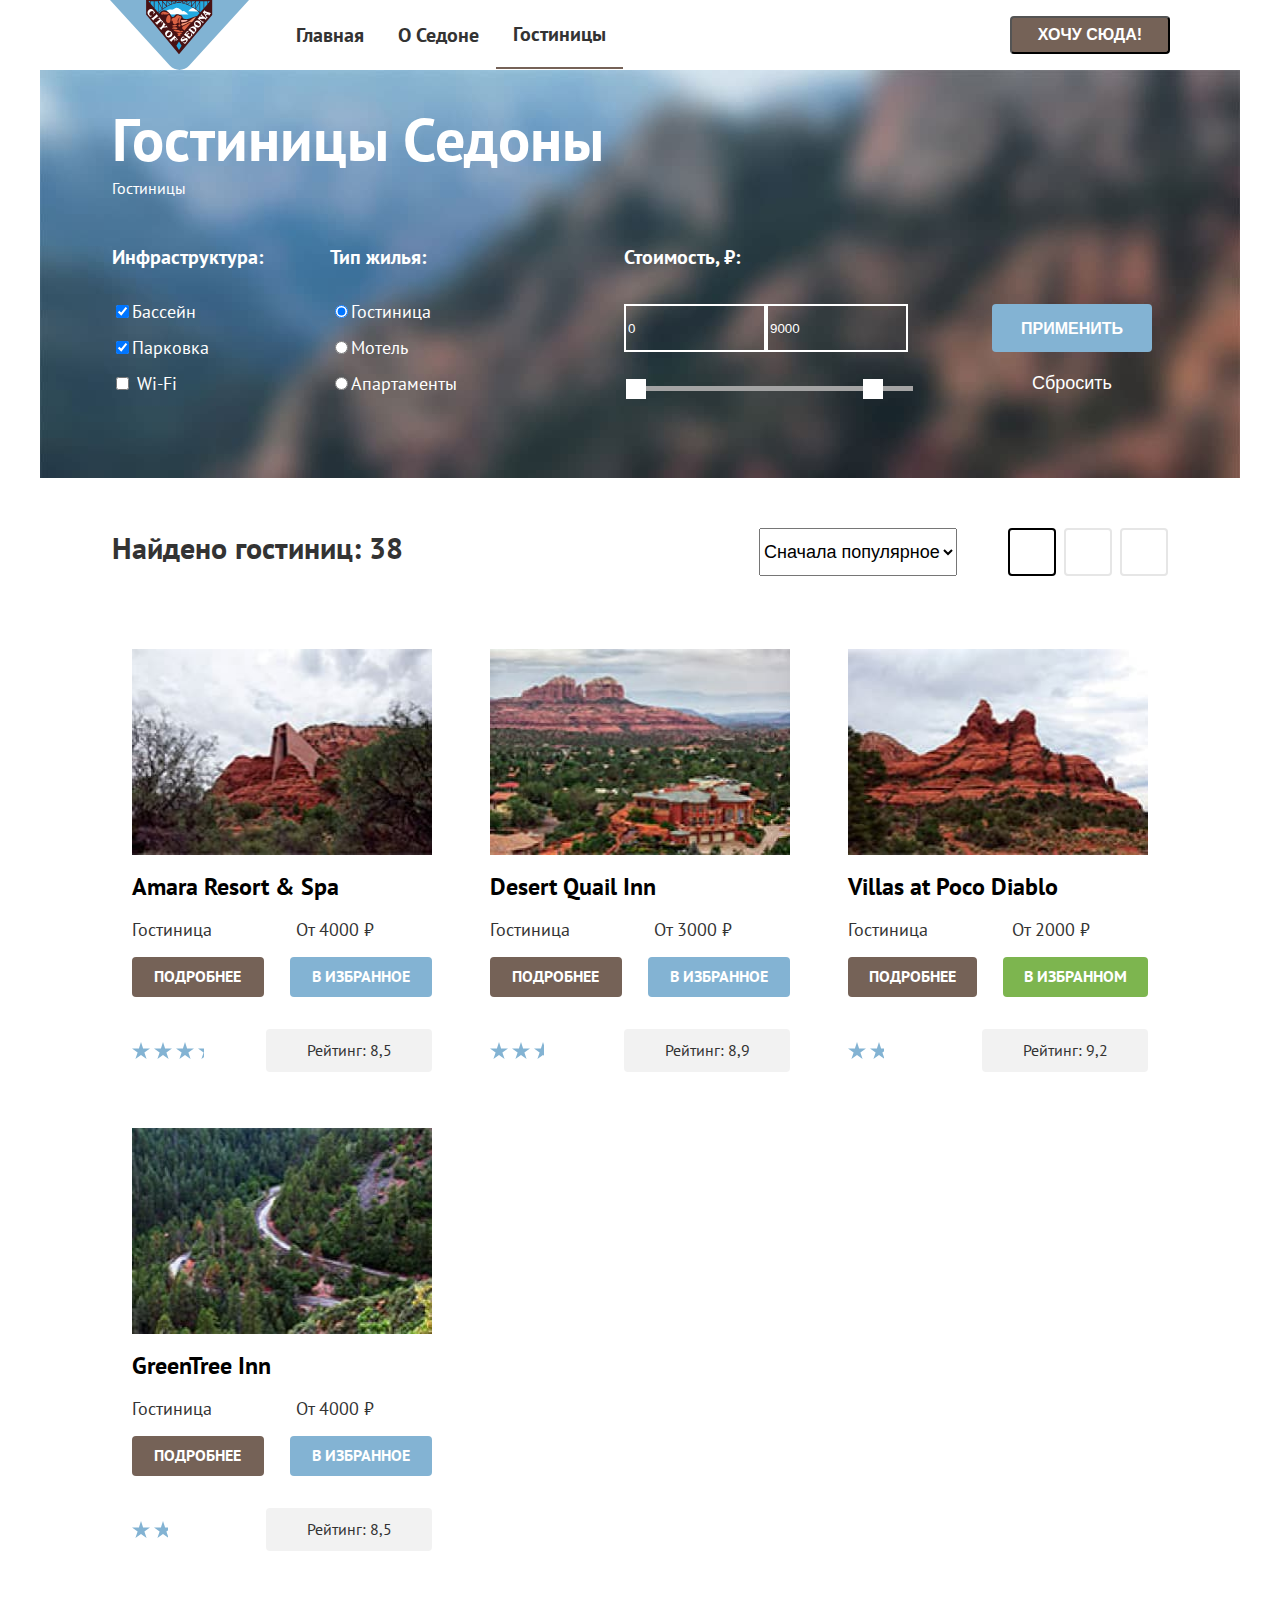
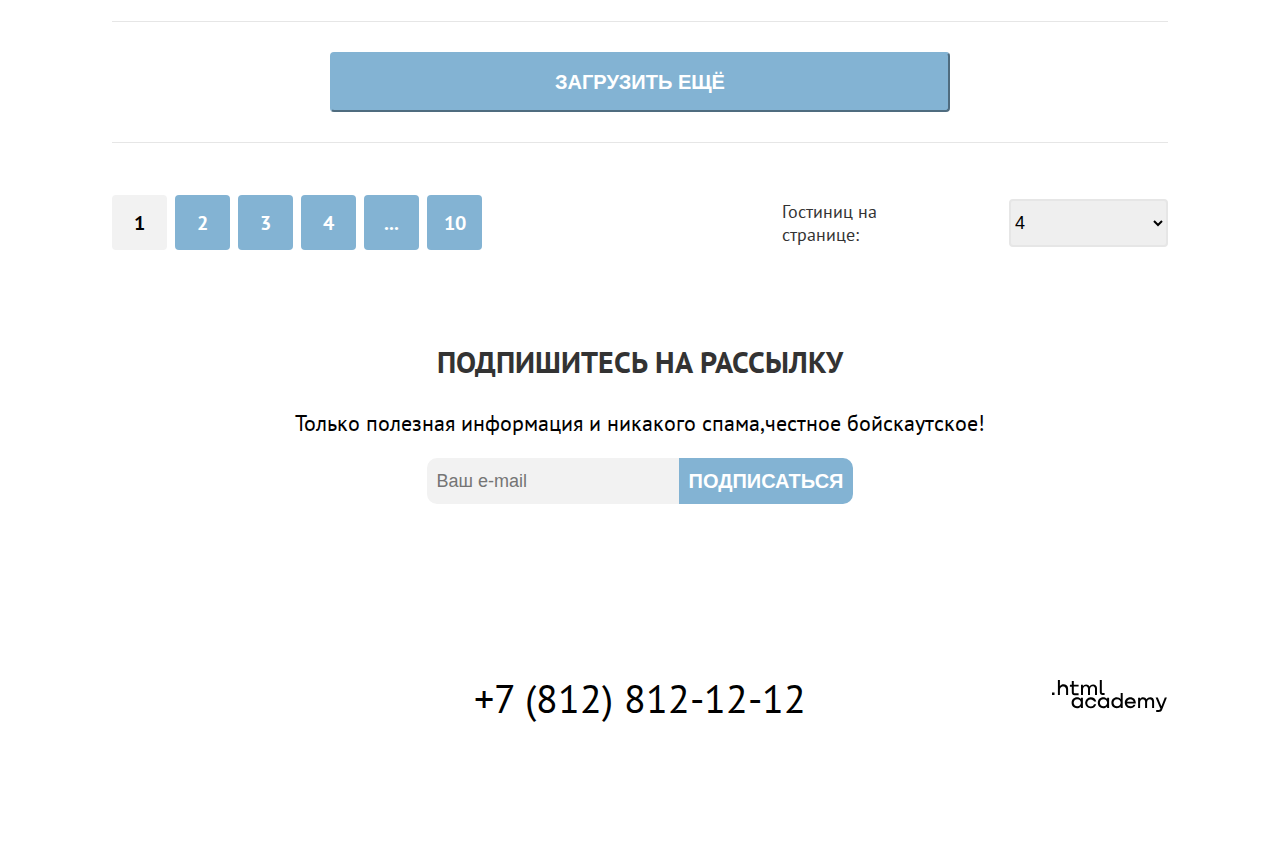
<file: 7/catalog.html>
<!DOCTYPE html>
<html lang="ru">

<head>
  <meta charset="utf-8">
  <link rel="stylesheet" href="css/styles.css">
  <title>Каталог</title>
  <base href="https://htmlacademy-htmlcss.github.io/1982679-sedona-33/7/">
</head>

<body>

  <div class="wrapper">

    <header class="page-header">

      <nav class="navigation">
        <a class="navigation-logo" href="index.html">
          <img class="page-header-logo" alt="Логотип City of Sedona»." src="images/header/logo.svg" width="139"
            height="70">
        </a>
        <ul class="navigation-list style-list">
          <li class="navigation-item">
            <a class="navigation-link" href="index.html">Главная</a>
          </li>
          <li class="navigation-item">
            <a class="navigation-link" href="#">О Седоне</a>
          </li>
          <li class="navigation-item">
            <a class="navigation-link flow-page" href="catalog.html">Гостиницы</a>
          </li>
        </ul>
        <ul class="navigation-list navigation-user style-list">
          <li class="navigation-item">
            <a class="navigation-link" href="#" target="_blank">
              <span class="visually-hidden">Поиск</span>
            </a>
          </li>
          <li class="navigation-item">
            <a class="navigation-link" href="#">
              <span class="visually-hidden">Избранное</span>
            </a>
          </li>
          <li class="navigation-item">
            <button class="button-navigation" type="button">Хочу сюда!</button>
          </li>
        </ul>
      </nav>

    </header>

    <main class="main-inner main-container">

      <h1 class="visually-hidden">Гостиницы Седоны</h1>

      <section class="filter">
        <h2 class="visually-hidden">Фильтр гостиниц</h2>
        <p class="filter-title">Гостиницы Седоны</p>
        <ul class="breadcrumbs style-list">
          <li class="breadcrumbs-item">
            <a class="breadcrumbs-link visually-hidden" href="index.html">Главная</a>
          </li>
          <li class="breadcrumbs-item">
            <a class="breadcrumbs-link">Гостиницы</a>
          </li>
        </ul>

        <form class="catalog-filter" action="https://echo.htmlacademy.ru/" method="get">

          <fieldset class="catalog-filter-group block-infrastructure">
            <legend class="catalog-filter-title">Инфраструктура:</legend>
            <ul class="catalog-filter-list style-list">
              <li class="catalog-filter-item">
                <label class="control">
                  <input class="control-input" type="checkbox" name="swimming-pool" checked>Бассейн
                </label>
              </li>
              <li class="catalog-filter-item">
                <label class="control">
                  <input class="control-input" type="checkbox" name="parking" checked>Парковка
                </label>
              </li>
              <li class="catalog-filter-item">
                <label class="control">
                  <input class="control-input" type="checkbox" name="wi-fi"> Wi-Fi
                </label>
              </li>
            </ul>
          </fieldset>

          <fieldset class="catalog-filter-group block-type">
            <legend class="catalog-filter-title">Тип жилья:</legend>
            <ul class="catalog-filter-list style-list">
              <li class="catalog-filter-item">
                <label class="control">
                  <input class="control-input" type="radio" name="type-housing" value="hotel" checked>Гостиница
                </label>
              </li>
              <li class="catalog-filter-item">
                <label class="control">
                  <input class="control-input" type="radio" name="type-housing" value="motel">Мотель
                </label>
              </li>
              <li class="catalog-filter-item">
                <label class="control">
                  <input class="control-input" type="radio" name="type-housing" value="apartments">Апартаменты
                </label>
              </li>
            </ul>
          </fieldset>

          <fieldset class="catalog-filter-group block-price">
            <legend class="catalog-filter-title price-title">Стоимость, ₽:</legend>
            <div class="block-range">
              <input class="block-range-minimum" type="number" min="0" max="9000" value="0"><input
                class="block-range-maximum" type="number" min="0" max="9000" value="9000">
            </div>
            <div class="block-slider">
              <input type="range" min="0" max="9000" value="0" class="slider" id="lower">
              <input type="range" min="0" max="9000" value="8000" class="slider" id="higher">
            </div>
          </fieldset>

          <div class="button-filter">
            <button class="button-apply" type="submit">Применить</button>
            <input class="reset" type="reset" value="Сбросить">
          </div>
        </form>
      </section>

      <section class="catalog">
        <h2 class="visually-hidden">Каталог</h2>
        <div class="sorting">
          <p class="result">Найдено гостиниц: 38</p>

          <div class="sorting-container">
            <select class="select-control" aria-label="Сортировка">
              <option value="popular">Сначала популярное</option>
              <option value="cheap">Сначала дешёвое</option>
              <option value="expensive">Сначала дорогое</option>
            </select>

            <a href="#" class="button-sorting button-light">
              <span class="visually-hidden">Показать карточки</span>
            </a>
            <a class="button-sorting" href="#">
              <span class="visually-hidden">Показать карточку</span>
            </a>
            <a class="button-sorting" href="#">
              <span class="visually-hidden">Показать список</span>
            </a>
          </div>
        </div>

        <div class="hotel-search-results">

          <ul class="hotel-list style-list">

            <li class="hotel-item">
              <article class="hotel-card">
                <a class="hotel-card-link" href="#">
                  <img class="hotel-card-image" src="images/hotels/hotel-1.jpg" width="300" height="206"
                    alt="Сооружение на скале">
                  <h3 class="hotel-card-title">Amara Resort & Spa</h3>
                </a>
                <div class="hotel-card-information">
                  <p class="hotel-card-definition">Гостиница</p>
                  <p class="hotel-card-price">От 4000 ₽</p>
                </div>
                <div class="hotel-card-button">
                  <a class="card-button detail" href="#">подробнее</a>
                  <a class="card-button select" href="#">В избранное</a>
                </div>
                <div class="rating-block">
                  <fieldset class="rating-star">
                    <div class="rating-star-group">
                      <input class="star" type="radio" name="grade-Amara" value="1" aria-label="Ужасно">
                      <input class="star" type="radio" name="grade-Amara" value="2" aria-label="Сносно">
                      <input class="star" type="radio" name="grade-Amara" value="3" aria-label="Нормально">
                      <input class="star" type="radio" name="grade-Amara" value="4" aria-label="Отлично" checked>
                    </div>
                  </fieldset>
                  <p class="rating">Рейтинг: 8,5</p>
                </div>
              </article>
            </li>

            <li class="hotel-item">
              <article class="hotel-card">
                <a class="hotel-card-link" href="#">
                  <img class="hotel-card-image" src="images/hotels/hotel-2.jpg" width="300" height="206"
                    alt="Гостиница на фоне гор">
                  <h3 class="hotel-card-title">Desert Quail Inn</h3>
                </a>
                <div class="hotel-card-information">
                  <p class="hotel-card-definition">Гостиница</p>
                  <p class="hotel-card-price">От 3000 ₽</p>
                </div>
                <div class="hotel-card-button">
                  <a class="card-button detail" href="#">подробнее</a>
                  <a class="card-button select" href="#">В избранное</a>
                </div>
                <div class="rating-block">
                  <fieldset class="rating-star">
                    <div class="rating-star-group">
                      <input class="star" type="radio" name="Desert-Quail" value="1" aria-label="Ужасно">
                      <input class="star" type="radio" name="Desert-Quail" value="2" aria-label="Сносно">
                      <input class="star" type="radio" name="Desert-Quail" value="3" aria-label="Нормально" checked>
                      <input class="star" type="radio" name="Desert-Quail" value="4" aria-label="Отлично">
                    </div>
                  </fieldset>
                  <p class="rating">Рейтинг: 8,9</p>
                </div>
              </article>
            </li>

            <li class="hotel-item">
              <article class="hotel-card">
                <a class="hotel-card-link" href="#">
                  <img class="hotel-card-image" src="images/hotels/hotel-3.jpg" width="300" height="206"
                    alt="Высокая гора">
                  <h3 class="hotel-card-title">Villas at Poco Diablo</h3>
                </a>
                <div class="hotel-card-information">
                  <p class="hotel-card-definition">Гостиница</p>
                  <p class="hotel-card-price">От 2000 ₽</p>
                </div>
                <div class="hotel-card-button">
                  <a class="card-button detail" href="#">подробнее</a>
                  <a class="card-button chosen" href="#">В избранном</a>
                </div>
                <div class="rating-block">
                  <fieldset class="rating-star">
                    <div class="rating-star-group">
                      <input class="star" type="radio" name="Poco-Diablo" value="1" aria-label="Ужасно">
                      <input class="star" type="radio" name="Poco-Diablo" value="2" aria-label="Сносно" checked>
                      <input class="star" type="radio" name="Poco-Diablo" value="3"
                        aria-label="Нормально">
                      <input class="star" type="radio" name="Poco-Diablo" value="4"
                        aria-label="Отлично">
                    </div>
                  </fieldset>
                  <p class="rating">Рейтинг: 9,2</p>
                </div>
              </article>
            </li>

            <li class="hotel-item">
              <article class="hotel-card">
                <a class="hotel-card-link" href="#">
                  <img class="hotel-card-image" src="images/hotels/hotel-4.jpg" width="300" height="206"
                    alt="Дорога в горах">
                  <h3 class="hotel-card-title">GreenTree Inn</h3>
                </a>
                <div class="hotel-card-information">
                  <p class="hotel-card-definition">Гостиница</p>
                  <p class="hotel-card-price">От 4000 ₽</p>
                </div>
                <div class="hotel-card-button">
                  <a class="card-button detail" href="#">подробнее</a>
                  <a class="card-button select" href="#">В избранное</a>
                </div>
                <div class="rating-block">
                  <fieldset class="rating-star">
                    <div class="rating-star-group">
                      <input class="star" type="radio" name="GreenTree" value="1" aria-label="Ужасно">
                      <input class="star" type="radio" name="GreenTree" value="2" aria-label="Сносно" checked>
                      <input class="star" type="radio" name="GreenTree" value="3" aria-label="Нормально">
                      <input class="star" type="radio" name="GreenTree" value="4" aria-label="Отлично">
                    </div>
                  </fieldset>
                  <p class="rating">Рейтинг: 8,5</p>
                </div>
              </article>
            </li>
          </ul>

          <div class="button-pagination">
            <button class="button-pagination-show-more" type="button">Загрузить ещё</button>
          </div>
        </div>

        <div class="pagination">

          <ul class="pagination-list style-list">
            <li class="pagination-item">
              <a class="pagination-link pagination-current">1</a>
            </li>
            <li class="pagination-item">
              <a class="pagination-link" href="#">2</a>
            </li>
            <li class="pagination-item">
              <a class="pagination-link" href="#">3</a>
            </li>
            <li class="pagination-item">
              <a class="pagination-link" href="#">4</a>
            </li>
            <li class="pagination-item">
              <a class="pagination-link" href="#">...</a>
            </li>
            <li class="pagination-item">
              <a class="pagination-link" href="#">10</a>
            </li>
          </ul>

          <div class="number-card">
            <p class="select-control">Гостиниц на странице:</p>
            <select class="number-card-hotels" aria-label="Количество гостиниц на странице">
              <option value="expensive">4</option>
              <option value="expensive">8</option>
              <option value="expensive">Все</option>
            </select>
          </div>

        </div>

      </section>

      <div class="block-container">

        <section class="newsletter-catalog">
          <h2 class="visually-hidden">Рассылка полезной информации</h2>
          <p class="newsletter-catalog-title title-section">Подпишитесь на рассылку</p>
          <p class="newsletter-catalog-description">Только полезная информация и никакого спама,честное бойскаутское!
          </p>
          <form class="newsletter-form newsletter-catalog-form" action="https://echo.htmlacademy.ru/" method="post">
            <input class="field" placeholder="Ваш e-mail" type="email" name="newsletter-email" id="newsletter-email"
              required>
            <button class="button newsletter-button" type="submit">
              <span class="newsletter-subscription">Подписаться</span>
            </button>
          </form>
        </section>

      </div>

    </main>

    <footer class="page-footer">

      <div class="page-footer-container">

        <section class="footer-social">
          <h2 class="visually-hidden">Социальные сети</h2>
          <ul class="footer-social-list style-list">
            <li class="footer-social-item">
              <a class="button" href="https://twitter.com/htmlacademy_ru">
                <span class="visually-hidden">Твиттер</span>
              </a>
            </li>
            <li class="footer-social-item">
              <a class="button" href="https://www.facebook.com/htmlacademy">
                <span class="visually-hidden">Фейсбук</span>
              </a>
            </li>
            <li class="footer-social-item">
              <a class="button" href="https://www.youtube.com/c/HTMLAcademyRUS">
                <span class="visually-hidden">Ютуб</span>
              </a>
            </li>
          </ul>
        </section>

        <section class="footer-contacts">
          <h2 class="visually-hidden">Контакты</h2>
          <p class="footer-contacts-number">+7 (812) 812-12-12</p>
        </section>

        <section class="htmlacademy">
          <h2 class="visually-hidden">Htmlacademy</h2>
          <a class="logo-htmlacademy" href=" https://htmlacademy.ru/">
            <img src="images/logo_htmlacademy.svg" width="115" height="33" alt="Логотип htmlacademy">
          </a>
        </section>

      </div>

    </footer>

  </div>

</body>

</html>
</file>
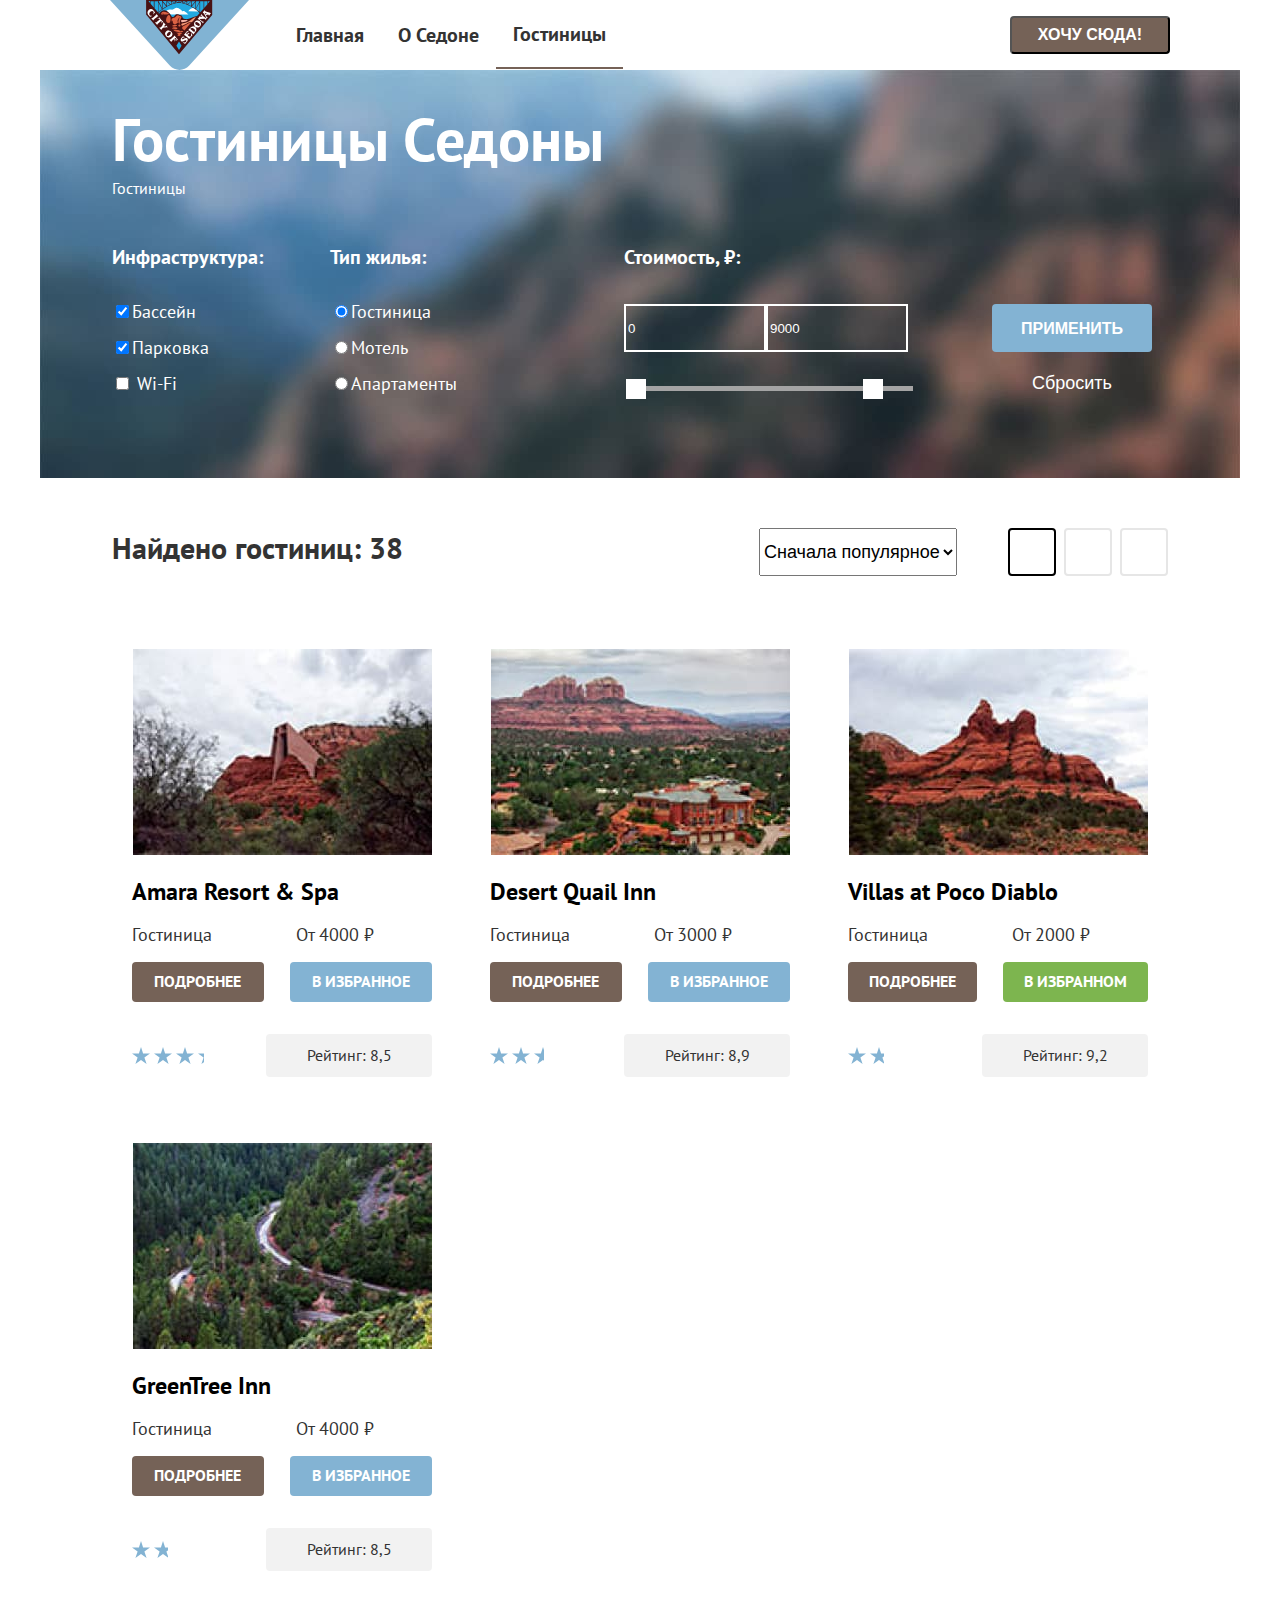
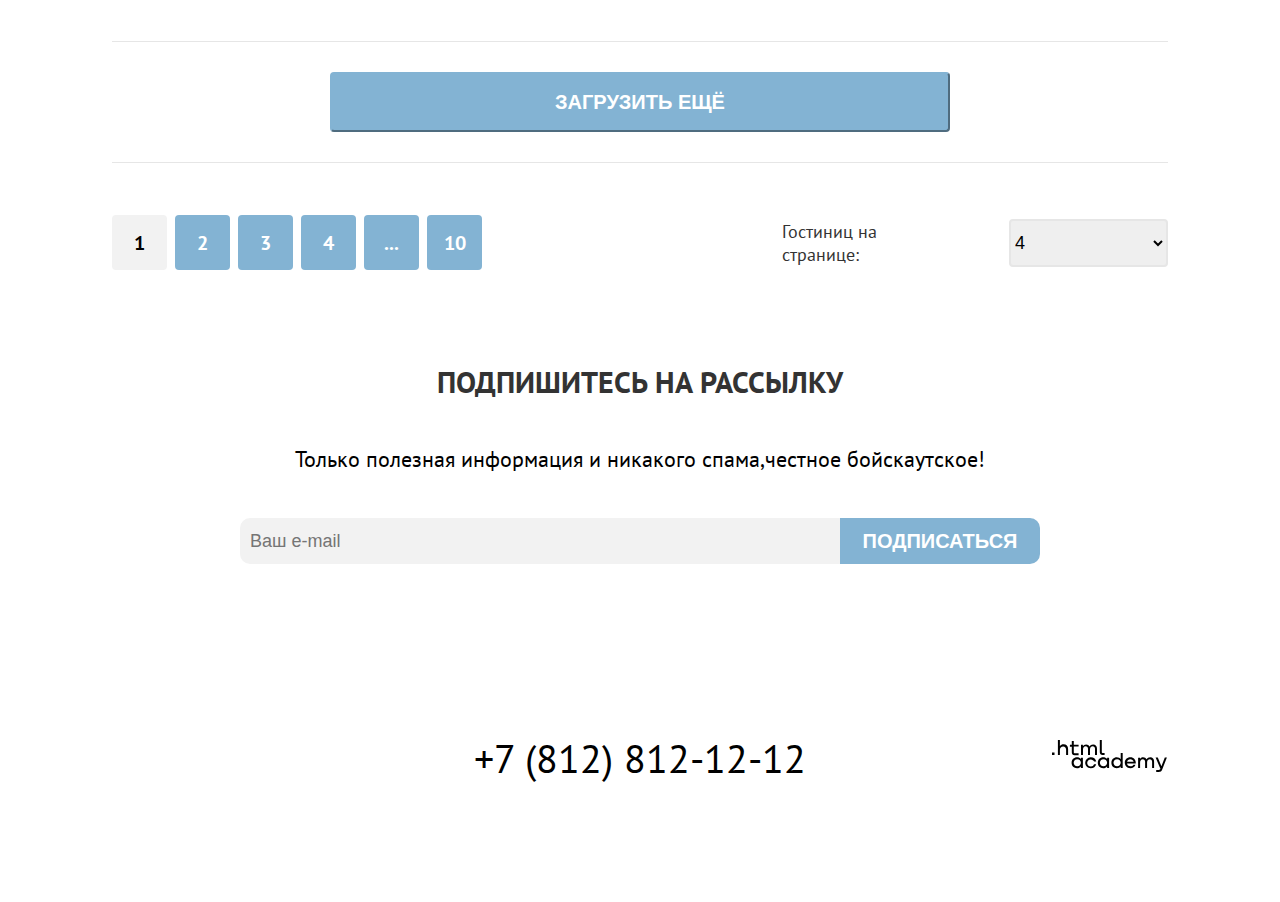
<file: 8/catalog.html>
<!DOCTYPE html>
<html lang="ru">

<head>
  <meta charset="utf-8">
  <link rel="stylesheet" href="css/styles.css">
  <title>Каталог</title>
  <base href="https://htmlacademy-htmlcss.github.io/1982679-sedona-33/8/">
</head>

<body>

  <div class="wrapper">

    <header class="page-header">

      <nav class="navigation">
        <a class="navigation-logo" href="index.html">
          <img class="page-header-logo" alt="Логотип City of Sedona»." src="images/header/logo.svg" width="139"
            height="70">
        </a>
        <ul class="navigation-list style-list">
          <li class="navigation-item">
            <a class="navigation-link" href="index.html">Главная</a>
          </li>
          <li class="navigation-item">
            <a class="navigation-link" href="#">О Седоне</a>
          </li>
          <li class="navigation-item">
            <a class="navigation-link flow-page" href="catalog.html">Гостиницы</a>
          </li>
        </ul>
        <ul class="navigation-list navigation-user style-list">
          <li class="navigation-item">
            <a class="navigation-link" href="#" target="_blank">
              <span class="visually-hidden">Поиск</span>
            </a>
          </li>
          <li class="navigation-item">
            <a class="navigation-link" href="#">
              <span class="visually-hidden">Избранное</span>
            </a>
          </li>
          <li class="navigation-item">
            <button class="button-navigation" type="button">Хочу сюда!</button>
          </li>
        </ul>
      </nav>

    </header>

    <main class="main-inner main-container">

      <h1 class="visually-hidden">Гостиницы Седоны</h1>

      <section class="filter">
        <h2 class="visually-hidden">Фильтр гостиниц</h2>
        <p class="filter-title">Гостиницы Седоны</p>
        <ul class="breadcrumbs style-list">
          <li class="breadcrumbs-item">
            <a class="breadcrumbs-link visually-hidden" href="index.html">Главная</a>
          </li>
          <li class="breadcrumbs-item">
            <a class="breadcrumbs-link">Гостиницы</a>
          </li>
        </ul>

        <form class="catalog-filter" action="https://echo.htmlacademy.ru/" method="get">

          <fieldset class="catalog-filter-group block-infrastructure">
            <legend class="catalog-filter-title">Инфраструктура:</legend>
            <ul class="catalog-filter-list style-list">
              <li class="catalog-filter-item">
                <label class="control">
                  <input class="control-input" type="checkbox" name="swimming-pool" checked>Бассейн
                </label>
              </li>
              <li class="catalog-filter-item">
                <label class="control">
                  <input class="control-input" type="checkbox" name="parking" checked>Парковка
                </label>
              </li>
              <li class="catalog-filter-item">
                <label class="control">
                  <input class="control-input" type="checkbox" name="wi-fi"> Wi-Fi
                </label>
              </li>
            </ul>
          </fieldset>

          <fieldset class="catalog-filter-group block-type">
            <legend class="catalog-filter-title">Тип жилья:</legend>
            <ul class="catalog-filter-list style-list">
              <li class="catalog-filter-item">
                <label class="control">
                  <input class="control-input" type="radio" name="type-housing" value="hotel" checked>Гостиница
                </label>
              </li>
              <li class="catalog-filter-item">
                <label class="control">
                  <input class="control-input" type="radio" name="type-housing" value="motel">Мотель
                </label>
              </li>
              <li class="catalog-filter-item">
                <label class="control">
                  <input class="control-input" type="radio" name="type-housing" value="apartments">Апартаменты
                </label>
              </li>
            </ul>
          </fieldset>

          <fieldset class="catalog-filter-group block-price">
            <legend class="catalog-filter-title price-title">Стоимость, ₽:</legend>
            <div class="block-range">
              <input class="block-range-minimum" type="number" min="0" max="9000" value="0"><input
                class="block-range-maximum" type="number" min="0" max="9000" value="9000">
            </div>
            <div class="block-slider">
              <input type="range" min="0" max="9000" value="0" class="slider" id="lower">
              <input type="range" min="0" max="9000" value="8000" class="slider" id="higher">
            </div>
          </fieldset>

          <div class="button-filter">
            <button class="button-apply" type="submit">Применить</button>
            <input class="reset" type="reset" value="Сбросить">
          </div>
        </form>
      </section>

      <section class="catalog">
        <h2 class="visually-hidden">Каталог</h2>
        <div class="sorting">
          <p class="result">Найдено гостиниц: 38</p>

          <div class="sorting-container">
            <select class="select-control" aria-label="Сортировка">
              <option value="popular">Сначала популярное</option>
              <option value="cheap">Сначала дешёвое</option>
              <option value="expensive">Сначала дорогое</option>
            </select>

            <a href="#" class="button-sorting button-light">
              <span class="visually-hidden">Показать карточки</span>
            </a>
            <a class="button-sorting" href="#">
              <span class="visually-hidden">Показать карточку</span>
            </a>
            <a class="button-sorting" href="#">
              <span class="visually-hidden">Показать список</span>
            </a>
          </div>
        </div>

        <div class="hotel-search-results">

          <ul class="hotel-list style-list">

            <li class="hotel-item">
              <article class="hotel-card">
                <a class="hotel-card-link" href="#">
                  <img class="hotel-card-image" src="images/hotels/hotel-1.jpg" width="300" height="206"
                    alt="Сооружение на скале">
                  <h3 class="hotel-card-title">Amara Resort & Spa</h3>
                </a>
                <div class="hotel-card-information">
                  <p class="hotel-card-definition">Гостиница</p>
                  <p class="hotel-card-price">От 4000 ₽</p>
                </div>
                <div class="hotel-card-button">
                  <a class="card-button detail" href="#">подробнее</a>
                  <a class="card-button select" href="#">В избранное</a>
                </div>
                <div class="rating-block">
                  <fieldset class="rating-star">
                    <div class="rating-star-group">
                      <input class="star" type="radio" name="grade-Amara" value="1" aria-label="Ужасно">
                      <input class="star" type="radio" name="grade-Amara" value="2" aria-label="Сносно">
                      <input class="star" type="radio" name="grade-Amara" value="3" aria-label="Нормально">
                      <input class="star" type="radio" name="grade-Amara" value="4" aria-label="Отлично" checked>
                    </div>
                  </fieldset>
                  <p class="rating">Рейтинг: 8,5</p>
                </div>
              </article>
            </li>

            <li class="hotel-item">
              <article class="hotel-card">
                <a class="hotel-card-link" href="#">
                  <img class="hotel-card-image" src="images/hotels/hotel-2.jpg" width="300" height="206"
                    alt="Гостиница на фоне гор">
                  <h3 class="hotel-card-title">Desert Quail Inn</h3>
                </a>
                <div class="hotel-card-information">
                  <p class="hotel-card-definition">Гостиница</p>
                  <p class="hotel-card-price">От 3000 ₽</p>
                </div>
                <div class="hotel-card-button">
                  <a class="card-button detail" href="#">подробнее</a>
                  <a class="card-button select" href="#">В избранное</a>
                </div>
                <div class="rating-block">
                  <fieldset class="rating-star">
                    <div class="rating-star-group">
                      <input class="star" type="radio" name="Desert-Quail" value="1" aria-label="Ужасно">
                      <input class="star" type="radio" name="Desert-Quail" value="2" aria-label="Сносно">
                      <input class="star" type="radio" name="Desert-Quail" value="3" aria-label="Нормально" checked>
                      <input class="star" type="radio" name="Desert-Quail" value="4" aria-label="Отлично">
                    </div>
                  </fieldset>
                  <p class="rating">Рейтинг: 8,9</p>
                </div>
              </article>
            </li>

            <li class="hotel-item">
              <article class="hotel-card">
                <a class="hotel-card-link" href="#">
                  <img class="hotel-card-image" src="images/hotels/hotel-3.jpg" width="300" height="206"
                    alt="Высокая гора">
                  <h3 class="hotel-card-title">Villas at Poco Diablo</h3>
                </a>
                <div class="hotel-card-information">
                  <p class="hotel-card-definition">Гостиница</p>
                  <p class="hotel-card-price">От 2000 ₽</p>
                </div>
                <div class="hotel-card-button">
                  <a class="card-button detail" href="#">подробнее</a>
                  <a class="card-button chosen" href="#">В избранном</a>
                </div>
                <div class="rating-block">
                  <fieldset class="rating-star">
                    <div class="rating-star-group">
                      <input class="star" type="radio" name="Poco-Diablo" value="1" aria-label="Ужасно">
                      <input class="star" type="radio" name="Poco-Diablo" value="2" aria-label="Сносно" checked>
                      <input class="star" type="radio" name="Poco-Diablo" value="3" aria-label="Нормально">
                      <input class="star" type="radio" name="Poco-Diablo" value="4" aria-label="Отлично">
                    </div>
                  </fieldset>
                  <p class="rating">Рейтинг: 9,2</p>
                </div>
              </article>
            </li>

            <li class="hotel-item">
              <article class="hotel-card">
                <a class="hotel-card-link" href="#">
                  <img class="hotel-card-image" src="images/hotels/hotel-4.jpg" width="300" height="206"
                    alt="Дорога в горах">
                  <h3 class="hotel-card-title">GreenTree Inn</h3>
                </a>
                <div class="hotel-card-information">
                  <p class="hotel-card-definition">Гостиница</p>
                  <p class="hotel-card-price">От 4000 ₽</p>
                </div>
                <div class="hotel-card-button">
                  <a class="card-button detail" href="#">подробнее</a>
                  <a class="card-button select" href="#">В избранное</a>
                </div>
                <div class="rating-block">
                  <fieldset class="rating-star">
                    <div class="rating-star-group">
                      <input class="star" type="radio" name="GreenTree" value="1" aria-label="Ужасно">
                      <input class="star" type="radio" name="GreenTree" value="2" aria-label="Сносно" checked>
                      <input class="star" type="radio" name="GreenTree" value="3" aria-label="Нормально">
                      <input class="star" type="radio" name="GreenTree" value="4" aria-label="Отлично">
                    </div>
                  </fieldset>
                  <p class="rating">Рейтинг: 8,5</p>
                </div>
              </article>
            </li>
          </ul>

          <div class="button-pagination">
            <button class="button-pagination-show-more" type="button">Загрузить ещё</button>
          </div>
        </div>

        <div class="pagination">

          <ul class="pagination-list style-list">
            <li class="pagination-item">
              <a class="pagination-link pagination-current">1</a>
            </li>
            <li class="pagination-item">
              <a class="pagination-link" href="#">2</a>
            </li>
            <li class="pagination-item">
              <a class="pagination-link" href="#">3</a>
            </li>
            <li class="pagination-item">
              <a class="pagination-link" href="#">4</a>
            </li>
            <li class="pagination-item">
              <a class="pagination-link" href="#">...</a>
            </li>
            <li class="pagination-item">
              <a class="pagination-link" href="#">10</a>
            </li>
          </ul>

          <div class="number-card">
            <p class="select-control">Гостиниц на странице:</p>
            <select class="number-card-hotels" aria-label="Количество гостиниц на странице">
              <option value="expensive">4</option>
              <option value="expensive">8</option>
              <option value="expensive">Все</option>
            </select>
          </div>

        </div>

      </section>

      <div class="block-container">

        <section class="newsletter-catalog">
          <h2 class="visually-hidden">Рассылка полезной информации</h2>
          <p class="newsletter-catalog-title title-section">Подпишитесь на рассылку</p>
          <p class="newsletter-catalog-description">Только полезная информация и никакого спама,честное бойскаутское!
          </p>
          <form class="newsletter-form newsletter-catalog-form" action="https://echo.htmlacademy.ru/" method="post">
            <input class="field" placeholder="Ваш e-mail" type="email" name="newsletter-email" id="newsletter-email"
              required>
            <button class="button newsletter-button" type="submit">
              <span class="newsletter-subscription">Подписаться</span>
            </button>
          </form>
        </section>

      </div>

    </main>

    <footer class="page-footer">

      <div class="page-footer-container">

        <section class="footer-social">
          <h2 class="visually-hidden">Социальные сети</h2>
          <ul class="footer-social-list style-list">
            <li class="footer-social-item">
              <a class="button" href="https://twitter.com/htmlacademy_ru">
                <span class="visually-hidden">Твиттер</span>
              </a>
            </li>
            <li class="footer-social-item">
              <a class="button" href="https://www.facebook.com/htmlacademy">
                <span class="visually-hidden">Фейсбук</span>
              </a>
            </li>
            <li class="footer-social-item">
              <a class="button" href="https://www.youtube.com/c/HTMLAcademyRUS">
                <span class="visually-hidden">Ютуб</span>
              </a>
            </li>
          </ul>
        </section>

        <section class="footer-contacts">
          <h2 class="visually-hidden">Контакты</h2>
          <p class="footer-contacts-number">+7 (812) 812-12-12</p>
        </section>

        <section class="htmlacademy">
          <h2 class="visually-hidden">Htmlacademy</h2>
          <a class="logo-htmlacademy" href=" https://htmlacademy.ru/">
            <img src="images/logo_htmlacademy.svg" width="115" height="33" alt="Логотип htmlacademy">
          </a>
        </section>

      </div>

    </footer>

  </div>

</body>

</html>
</file>
<file: css/styles.css>
@font-face {
  font-family: "PT Sans";
  font-style: normal;
  font-weight: 400;
  src: url("../fonts/ptsans-400.woff2") format("woff2");
  font-display: swap;
}

@font-face {
  font-family: "PT Sans";
  font-style: normal;
  font-weight: 700;
  src: url("../fonts/ptsans-700.woff2") format("woff2");
  font-display: swap;
}

html {
  height: 100%;
}

body {
  display: flex;
  flex-direction: column;
  min-height: 100%;
  margin: 0;

  font-family: "PT Sans", sans-serif;
  font-size: 22px;
  line-height: 26px;
  color: #333333;

  background-color: #FFFFFF;
}

.wrapper {
  width: 1200px;
  margin: 0 auto;
}

.visually-hidden {
  position: absolute;

  width: 1px;
  height: 1px;
  margin: -1px;
  border: 0;
  padding: 0;

  white-space: nowrap;
  -webkit-clip-path: inset(100%);
  clip-path: inset(100%);
  clip: rect(0 0 0 0);
  overflow: hidden;
}

.button {
  display: inline-block;
  border-radius: 4px;

  font-family: inherit;
  font-weight: 700;
  font-size: 16px;
  line-height: 21px;
  color: #FFFFFF;
  text-align: center;
  text-decoration: none;
  text-transform: uppercase;

  cursor: pointer;
}

.behavior:focus {
  border-color: #83B3D3;
}

.behavior:hover {
  background-color: #615048;
  border-color: #615048;
}

.behavior:active {
  color: rgba(255, 255, 255, 0.3);
}

.conduct:focus {
  border: 3px solid #756257;
}

.conduct:hover {
  background-color: #68A2CA;
  border-color: #68A2CA;
}

.conduct:active {
  opacity: 30%;
}

.navigation {
  display: flex;
  width: 1060px;
  margin: 0 auto;

  word-break: break-word;
}

.navigation-logo {
  margin-right: 30px;
}

.page-header-logo {
  position: absolute;
  display: block;
}

.navigation-list {
  display: flex;
  min-width: 470px;
  flex-wrap: wrap;
  align-items: center;
  margin: 0;
  margin-left: 140px;
  padding: 0;
}

.navigation-user {
  justify-content: end;
  min-width: 350px;
  margin-left: 70px;
}

.navigation-user .navigation-link {
  padding: 0;
  min-width: 42px;
  min-height: 65px;
}

.navigation-item-main {
  margin-left: 17px;
  margin-right: 17px;
}

.navigation-link {
  position: relative;
  display: block;
  padding: 18px 0px;

  line-height: 26px;
  font-weight: 700;
  font-size: 20px;
  text-align: center;
  text-decoration: none;
  text-transform: none;
  color: #333333;

  background-color: #FFFFFF;
}

.icon {
  width: 18px;
  height: 18px;
  position: absolute;
  top: 0;
  right: 0;
  bottom: 0;
  left: 0;
  margin: auto;
}

.navigation-link .icon:hover {
  fill: #756257;
}

.navigation-link .icon:active {
  fill: rgba(117, 98, 87, 0.3);
}

.heart::after {
  content: "";
  background-image: url("/images/number.svg");
  width: 20px;
  height: 20px;
  display: inline-block;
  position: relative;
  left: 13px;
  top: 15px;
}

.button-navigation {
  border: 2px solid #756257;
  margin-bottom: 6px;
  margin-left: 25px;

  width: 156px;
  height: 34px;

  background-color: #756257;
}

.main-container {
  flex-grow: 1;
}

.slogan {
  padding-top: 51px;
  padding-bottom: 81px;

  background-color: #333333;
  background-image: url("/images/background/decor-background.svg"), url("/images/background/index-background.jpg");
  background-size: 100% 58px, 100% auto;
  background-position: center bottom, center bottom;
  background-repeat: no-repeat, no-repeat;

  text-align: center;
}

.slogan-Sedona {
  vertical-align: middle;
}

.description {
  display: flex;
  flex-direction: column;
  justify-content: center;
  padding-top: 63px;
  padding-bottom: 85px;

  word-break: break-word;
}

.real-town {
  display: flex;

  word-break: break-word;
}

.recommendation {
  display: flex;

  word-break: break-word;
}

.recommendation-list {
  display: flex;
  flex-wrap: wrap;
  margin: 0;
  padding: 0;
}

.style-list {
  list-style: none;
}

.recommendation-item {
  padding: 0;
  margin: 0;
}

.item-color {
  background-color: rgba(130, 179, 211, 0.12);
}

.item-parameters {
  display: flex;
  flex-direction: column;

  width: 400px;
}

.icon-house {
  margin: 0 auto;
  margin-top: 89px;
  margin-bottom: 23px;
}

.icon-food {
  margin: 0 auto;
  margin-top: 91px;
  margin-bottom: 18px;
}

.icon-souvenirs {
  margin: 0 auto;
  margin-top: 85px;
  margin-bottom: 23px;
}

.recommendation-title {
  margin: 0;
  margin-bottom: 18px;

  font-weight: 700;
  font-size: 24px;
  line-height: 28px;
  text-transform: uppercase;
  text-align: center;
}

.recommendation .description-block {
  margin-left: 75px;
  margin-right: 75px;
  margin-top: 0;
  margin-bottom: 88px;
}

.main-block .description-block {
  margin-left: 90px;
  margin-right: 90px;
  margin-top: 0;
  margin-bottom: 86px;
}

.attraction {
  display: flex;

  word-break: break-word;
}

.advantages {
  display: flex;
  margin-top: 0;

  word-break: break-word;
}

.advantages-list {
  display: flex;
  flex-wrap: wrap;
  margin: 0;
  padding: 0;
}

.title-section {
  margin-left: 240px;
  margin-right: 240px;
  margin-top: 0;
  margin-bottom: 30px;

  font-family: inherit;
  font-weight: 700;
  font-size: 30px;
  line-height: 35px;
  text-align: center;
  text-transform: uppercase;
}

.description-title {
  margin-bottom: 37px;
}

.description-section {
  margin: 0;
  margin-left: 240px;
  margin-right: 240px;

  text-align: center;
  line-height: 26px;
}

.description-reason .description-section {
  margin-bottom: 80px;
}

.finding-hotel-description .description-section {
  margin-bottom: 56px;
  margin-left: 240px;
  margin-right: 240px;
}

.newsletter-description .description-section {
  margin-left: 240px;
  margin-right: 240px;
  margin-bottom: 46px;
}

.main-block {
  width: 400px;
  
  color: #FFFFFF;
  text-align: center;

  background-color: #83B3D3;
}

.title-block {
  margin-top: 98px;
  margin-bottom: 30px;
  margin-left: 110px;
  margin-right: 110px;

  font-weight: 700;
  font-size: 24px;
  line-height: 28px;
  text-transform: uppercase;
  text-align: center;
}

.number-reason {
  margin-top: 0;
  margin-bottom: 30px;

  font-size: 18px;
  line-height: 21px;
  text-align: center;
}

.description-block {
  font-size: 18px;
  line-height: 21px;
  text-align: center;
}

.advantages .description-block {
  margin-left: 75px;
  margin-right: 75px;
  margin-top: 0;
  margin-bottom: 108px;
}

.advantages-item-road {
  background-color: rgba(130, 179, 211, 0.2);
}

.finding-hotel {
  display: flex;
  flex-direction: column;
  padding-top: 90px;

  word-break: break-word;
}

.button-finding-hotel {
  display: inline-block;
  margin-bottom: 94px;
  margin-left: 312px;
  margin-right: 312px;
  border: 3px solid #756257;
  border-radius: 10px;
  padding-top: 9px;
  padding-bottom: 9px;

  font-family: inherit;
  font-weight: 700;
  font-size: 20px;
  line-height: 36px;
  text-align: center;
  color: #FFFFFF;
  text-decoration: none;
  text-transform: uppercase;

  background-color: #756257;

  cursor: pointer;
}

.finding-hotel-description {
  margin-top: 0;
  margin-bottom: 56px;
}

.newsletter-main {
  display: flex;
  flex-direction: column;
  padding-top: 94px;

  color: #FFFFFF;
  text-align: center;
  word-break: break-word;

  background-color: #333333;
  background-image: url("/images/background/newsletter-background.jpg");
  background-size: cover;
  background-repeat: no-repeat;
}

.newsletter-description {
  margin-top: 0;
  margin-bottom: 44px;
  margin-left: 330px;
  margin-right: 330px;
}

.newsletter-form {
  display: grid;
  grid-template-columns: 600px 200px;
  justify-content: center;
  margin-bottom: 94px;
}

.field {
  outline: none;
  padding-top: 14px;
  padding-bottom: 14px;
  padding-left: 20px;
  border: 3px solid #F2F2F2;
  border-radius: 10px 0px 0px 10px;

  font-family: inherit;
  font-size: 18px;
  line-height: 26px;
  color: #000000;

  background-color: #F2F2F2;
}

.field:hover {
  border-color: #E6E6E6;
  background-color: #E6E6E6;
}

.field:focus {
  border-color: #83B3D3;
}

.field:not(:placeholder-shown):invalid {
  border: 3px solid #FF5757;
}

.newsletter-button {
  display: inline-block;
  padding: 0;
  border-radius: 0px 10px 10px 0px;
  border: 3px solid #83B3D3;

  font-family: inherit;
  font-weight: 700;
  font-size: 20px;
  line-height: 26px;
  color: #FFFFFF;
  text-decoration: none;
  text-transform: uppercase;

  background-color: #83B3D3;

  cursor: pointer;
}

.page-footer {
  width: 1200px;
  margin: 0 auto;
}

.page-footer-container {
  display: flex;
  justify-content: space-between;

  word-break: break-word;
}

.footer-social {
  min-width: 107px;
  margin-left: 62px;
  margin-top: 35px;
}

.footer-social-list {
  display: flex;
  flex-wrap: wrap;
  max-width: 130px;
  align-items: center;
  margin: 0;
  padding: 0;
}

.footer-social-link {
  display: flex;
  width: 37px;
  height: 37px;
  border: 3px solid #FFFFFF; 
  border-radius: 10px;

  align-items: center;
  justify-content: center;
}

.icon-social {
  fill: #83B3D3;
  width: 20px;
  height: 20px;
}

.icon-social:hover {
  fill: #68A2CA;
}

.icon-social:active {
  opacity: 30%;
}

.footer-social-link:focus {
  border-color: #83B3D3;
  border-radius: 10px;
}

.footer-contacts {
  margin-right: 52px;
  margin-left: 70px;
  margin-top: 35px;
  margin-bottom: 40px;
}

.footer-contacts-number {
  width: 354px;
  border: 3px solid #FFFFFF;
  border-radius: 10px;
  display: flex;
  align-items: center;
  justify-content: center;

  font-size: 40px;
  line-height: 40px;
  text-decoration: none;
  text-transform: uppercase;
  color: #000000;
}

.footer-contacts-number:hover {
  color: #756257;
}

.footer-contacts-number:focus {
  border-color: #83B3D3;
  border-radius: 10px;
}

.footer-contacts-number:active {
  opacity: 30%;
}

.htmlacademy {
  margin-right: 50px;
}

.logo-htmlacademy {
  width: 154px;
  height: 64px;
  border: 3px solid #FFFFFF;
  border-radius: 10px;
  display: flex;
  align-items: center;
  justify-content: center;

  margin-top: 22px;
}

.htmlacademy-icon:hover {
  fill: #756257;
}

.logo-htmlacademy:focus {
  fill: #756257;
  border-color: #83B3D3;
  border-radius: 10px;
}

.htmlacademy-icon:active {
 opacity: 30%;
}

.filter {
  display: flex;
  margin: 0 auto;
  flex-direction: column;
  padding-left: 65px;
  padding-right: 72px;
  padding-top: 43px;
  padding-bottom: 79px;

  color: #FFFFFF;
  word-break: break-word;

  background-color: #333333;
  background-image: url("/images/background/catalog-background.jpg");
  background-size: cover;
  background-repeat: no-repeat;
}

.filter-title {
  padding: 0;
  margin: 0px;
  margin-left: 5px;

  font-weight: 700;
  font-size: 60px;
  line-height: 60px;
}

.breadcrumbs {
  display: flex;
  position: relative;
  padding: 0;
  padding-left: 5px;
  margin-top: 0;
  margin-bottom: 43px;
  font-size: 16px;
  line-height: 21px;
}

.breadcrumbs-item {
  justify-content: center;
  display: flex;
  align-items: center;
  box-sizing: border-box;
  border-radius: 4px;
  padding: 0px 5px;
  height: 27px;
}

.breadcrumbs-item-main {
  width: 28px;
}

.breadcrumbs-item-catalog {
  width: 90px;
}

.breadcrumbs-icon {
  display: block;
}

.breadcrumbs-item:not(:last-child) {
  margin-right: 10px; 
}

.breadcrumbs-item:not(:last-child):after {
  content: "";
  background-image: url("/images/filter/arrow.svg");
  width: 5px;
  height: 8px;
  display: inline-block;
  margin-right: 10px;
  position: absolute;
  left: 36px;
  top: 10px;
 }

.breadcrumbs-item:focus {
  border: 3px solid #83B3D3;
}

.breadcrumbs-icon:hover {
  opacity: 60%;
}

.breadcrumbs-title:hover {
  opacity: 60%;
}

.breadcrumbs-icon:active {
  opacity: 30%;
}

.breadcrumbs-title:active {
  opacity: 30%;
}

.catalog {
  display: flex;
  flex-direction: column;
  padding-top: 44px;
  padding-left: 72px;
  padding-right: 72px;

  word-break: break-word;
}

.catalog-filter-title {
  margin-bottom: 30px;
  padding: 0;

  font-weight: 700;
  font-size: 20px;
  line-height: 26px;
}

.block-price .catalog-filter-title {
  margin-bottom: 34px;
}

.catalog-filter {
  display: flex;
  margin: 0;
  margin-left: 5px;
  padding: 0;
}

.catalog-filter-group {
  display: flex;
  flex-direction: column;
  padding: 0;
  border: none;
}

.block-infrastructure {
  margin: 0;
  margin-right: 67px;
}

.control {
  position: relative;
  display:block;
}

.control-mark {
  position: absolute;
  width: 20px;
  height: 20px;
  border-radius: 4px;

  background-color: #FFFFFF;
}

.control-mark-type {
  position: absolute;
  width: 20px;
  height: 20px;
  border-radius: 50%;

  background-color: #FFFFFF;
}

.control:focus .control-mark-type {
  box-shadow: 0 0 0 3px #83B3D3;
}

.control-input[type="radio"]:checked+.control-mark-type::before {
  position: absolute;
  content:"";
  top: 5px;
  left: 5px;
  width: 10px;
  height: 10px;
  border-radius: 50%;

  background-color: #3F5E72;
}

.control:hover .control-mark {
  background-color: rgba(255, 255, 255, 0.6);
}

.control:focus .control-mark {
  box-shadow: 0 0 0 3px #83B3D3;
}

.control:active .control-mark {
  background-color: rgba(255, 255, 255, 0.3);
}

.control-input[type="checkbox"]:checked+.control-mark {
  background-image: url("/images/check.svg");
  background-position: center;
  background-repeat: no-repeat;
}

.control-label {
  margin-left: 39px;
}

.block-type {
  margin: 0;
  margin-right: 150px;
}

.block-price {
  margin: 0;
  margin-left: 19px;
  margin-right: 75px;

  width: 287px;
}

.catalog-filter-list {
  min-width: 135px;
  margin: 0;
  padding: 0;
}

.catalog-filter-item {
  margin-bottom: 13px;

  font-size: 18px;
  line-height: 23px;
}

.catalog-filter-item:last-child {
  margin-bottom: 0px;
}

.block-range {
  box-sizing: border-box;
  margin: 0;
  padding-left: 19px;
  border: 2px solid #FFFFFF;
  border-radius: 4px;

  width: 142px;
  height: 48px;

  color: white;
  font-family: inherit;
  font-size: 18px;
  line-height: 23px;

  background-color: transparent;
}

.block-range.minimum {
  border-top-right-radius: 0;
  border-bottom-right-radius: 0;
  border-right: none;
}

.block-range.maximum {
  border-top-left-radius: 0;
  border-bottom-left-radius: 0;
}

.range-minimum::after {
  content: "от";
  position: absolute;
  left: 112px;
  top: 9px;

  font-size: 18px;
  color: #FFFFFF;
  opacity: 30%;
}

.range-maximum::after {
  content: "до";
  position: absolute;
  left: 252px;
  top: 9px;

  font-size: 18px;
  color: #FFFFFF;
  opacity: 30%;
}

.range-scale {
  position: relative;
  height: 4px;
  margin-left: 10px;
  margin-bottom: 16px;

  background-color: #756257;
}

.range-bar {
  position: absolute;
  height: 4px;

  background-color: #FFFFFF;
}

.range-toggle {
  position: absolute;
  width: 20px;
  height: 20px;
  border: 3px solid #FFFFFF;
  border-color: #FFFFFF;
  border-radius: 5px;

  background: #ffffff;

  cursor: pointer;
}

.range-toggle:hover {
  background-color: #FFFFFF;
}

.range-toggle:active {
  border: 2px solid #83B3D3;
}

.range-toggle:focus {
  border-color: #83B3D3;
}

.toggle-min {
  top: -8px;
  left: -10px;
}

.toggle-max {
  top: -8px;
  right: -10px;
}

.range-wrapper-inputs {
  display: flex;
  position: relative;
  justify-content: center;
  margin-bottom: 27px;
}

.catalog-filter-label {
  display: flex;
  margin-right: 0px;
}

.range-input {
  width: 30px;
  padding: 0 2px;
  border: none;

  font: inherit;
  text-align: center;
  
  background-color: transparent;
}

.range-input::-webkit-outer-spin-button,
.range-input::-webkit-inner-spin-button {
  appearance: none;
  margin: 0;
}

.button-apply {
  margin-top: 60px;
  margin-bottom: 15px;
  margin-left: 7px;
  padding: 0;
  border: 0;
  align-items: center;

  width: 160px;
  height: 48px;

  background-color: #83B3D3;
}

.button-apply:hover {
  background-color: #68A2CA;
}

.button-apply:focus {
  border: 3px solid #FFFFFF;
}

.button-apply:active {
  opacity: 30%;
  border: none;
}

.button-filter {
  display: flex;
  flex-direction: column;
  
  cursor: pointer;
}

.reset {
  width: 100px;
  height: 32px;
  display: inline-block;
  margin: auto;
  margin-left: 37px;
  border: none;
  padding: 0;

  font-family: inherit;
  font-size: 18px;
  line-height: 23px;
  text-align: center;
  color: #FFFFFF;

  background-color: transparent;

  cursor: pointer;
}

.reset:hover {
  opacity: 60%;
}

.reset:focus {
  border: 3px solid #83B3D3;
  border-radius: 4px;
}

.reset:active {
  opacity: 30%;
}

.sorting {
  display: flex;
  margin-top: 0;
  margin-bottom: 53px;
  padding: 0;
  position: relative;
}

.result {
  margin: 0;
  margin-right: 190px;
  padding-top: 5px;
  
  font-size: 30px;
  line-height: 39px;
  font-weight: 700;
}

.select-control {
  outline: none;
  bottom: 5px;
  width: 287px;
  height: 48px;
  margin-right: 81px;
  border: 2px solid #E6E6E6;
  border-radius: 4px;
  padding-left: 17px;

  -webkit-appearance: none;
  -moz-appearance: none;
  text-indent: 1px;
  text-overflow: '';

  font-family: inherit;
  font-size: 18px;
  line-height: 23px;
}

.sorting-container::after {
  content: "";
  position: absolute;
  background-image: url("/images/select-control.svg");
  width: 12px;
  height: 7px;
  top: 20px;
  right: 263px;
}

.select-control:hover {
  border: 2px solid #83B3D3;
}

.select-control:focus {
  border: 2px solid #83B3D3;
}

.select-control:active {
  opacity: 30%;
}

.sorting-container {
  display: flex;
}

.sorting-icons {
  display: flex;
  flex-wrap: wrap;
  width: 160px;
}

.button-sorting {
  display: inline-block;
  position: relative;
  box-sizing: border-box;
  border: 2px solid #E6E6E6;
  border-radius: 4px;
  margin-right: 8px;

  width: 48px;
  height: 48px;

  cursor: pointer;
}

.button-sorting:hover {
  border: 2px solid #83B3D3;
}

.button-sorting:focus {
  border: 2px solid #83B3D3;
}

.button-sorting:active {
  border: 2px solid #000000;
}

.button-sorting:nth-child(3){
  margin-right: 0;
}

.button-light {
  border: 2px solid #000000;

  cursor: pointer;
}

.cards {
  background-image: url("/images/mode/mode-tile.svg");
  background-repeat: no-repeat;
  background-position: center;
}

.card {
  background-image: url("/images/mode/mode-slideshow.svg");
  background-repeat: no-repeat;
  background-position: center;
}

.list {
  background-image: url("/images/mode/mode-list.svg");
  background-repeat: no-repeat;
  background-position: center;
}

.hotel-search-results {
  display: flex;
  flex-direction: column;
  padding: 0;
}

.hotel-list {
  display: grid;
  grid-template-columns: 340px 340px 340px;
  column-gap: 18px;
  row-gap: 10px;
  margin: 0;
  margin-bottom: 34px;
  padding: 0;
}

.hotel-item {
  display: flex;
  padding: 20px;
  padding-top: 20px;
}

.hotel-card-image {
  display: block;
  object-fit: contain;
  margin: 0;
  margin-bottom: 16px;
}

.hotel-card-image:hover {
  opacity: 60%;
}

.hotel-card-image:focus {
  border: 3px solid #83B3D3;
}

.hotel-card-image:active {
  opacity: 30%;
}

.hotel-card-title {
  margin: 0;
  margin-bottom: 16px;
  padding: 0;

  font-size: 24px;
  line-height: 31px;
  font-weight: 700;
  color: #000000;
}

.hotel-card-link {
  text-decoration: none;
}

.hotel-card-information {
  display: flex;
  justify-content: space-between;
  margin: 0;
  margin-bottom: 16px;
  padding: 0;

  font-size: 18px;
  line-height: 23px;
}

.hotel-card-definition {
  flex-grow: 1;
  margin: 0;
  margin-right: 20px;
  padding: 0;
  align-self: center;
}

.hotel-card-price {
  flex-grow: 1;
  margin: 0;
  padding: 0;
  align-self: center;
}

.hotel-card-button {
  display: flex;
  flex-wrap: wrap;
  justify-content: space-between;
  margin-bottom: 16px;
}

.card-button {
  padding-top: 5px;
  padding-bottom: 5px;

  background-color: #756257;
}

.detail {
  flex-grow: 1;
  border: 3px solid #756257;
  margin-right: 26px;
}

.select {
  flex-grow: 1;
  border: 3px solid #83B3D3;
  background-color: #83B3D3;
}

.chosen {
  flex-grow: 1;
  border: 3px solid #7DB54F;
  background-color: #7DB54F;
}

.chosen:hover {
  background-color: #6C9E42;
  border-color: #6C9E42;
}

.chosen:focus {
  border: 3px solid #756257;
}

.chosen:active {
  opacity: 30%;
}

.rating {
  display: flex;
  width: 160px;
  margin: 0;
  border: 3px solid #F2F2F2;
  border-radius: 4px;
  padding-top: 5px;
  padding-bottom: 5px;

  align-items: center;
  justify-content: center;

  font-family: inherit;
  font-size: 16px;
  line-height: 21px;
  text-align: center;
  text-transform: uppercase;

  background-color: #F2F2F2;
}

.pagination {
  display: flex;
  align-items: center;
  margin-bottom: 72px;
}

.pagination-list {
  display: flex;
  flex-wrap: wrap;
  padding: 0;
  margin: 0;
}

.pagination-item {
  margin-right: 8px;
}

.pagination-item:last-child {
  margin-right: 300px;
}

.button-pagination {
  padding: 30px 218px;
  margin-bottom: 25px;
  border-top: 1px solid #E6E6E6;
  border-bottom: 1px solid #E6E6E6;
}

.button-pagination-show-more {
  display: inline-block;
  width: 620px;
  margin: 0;
  padding-top: 14px;
  padding-bottom: 14px;
  border-radius: 4px;
  border: 3px solid #83B3D3;

  font-family: inherit;
  font-weight: 700;
  font-size: 20px;
  line-height: 26px;
  color: #FFFFFF;
  text-align: center;
  text-decoration: none;
  text-transform: uppercase;

  background-color: #83B3D3;

  cursor: pointer;
}

.pagination-link {
  display: flex;
  align-items: center;
  justify-content: center;
  border-radius: 4px;
  border: 3px solid #83B3D3;
  box-sizing: border-box;
  width: 55px;
  height: 55px;

  font-weight: 700;
  font-size: 20px;
  line-height: 26px;
  color: #FFFFFF;
  text-decoration: none;

  background-color: #83B3D3;
}

.pagination-current {
  color: #000000;

  background-color: #F2F2F2;
}

.pagination-select {
  margin-right: 51px;
  border: none;

  font-size: 18px;
  line-height: 23px;
}

.number-card {
  display: flex;
  align-items: center;
}

.number-card-hotels {
  width: 160px;
  height: 48px;
  align-content: center;
  border: 2px solid #E6E6E6;
  border-radius: 4px;
  outline: none;
  padding-left: 14px;
  
  font-size: 18px;
  line-height: 23px;
}

.newsletter-catalog {
  word-break: break-word;
}

.newsletter-catalog-description {
  padding-left: 330px;
  padding-right: 330px;
  color: #000000;
  text-align: center;
  margin-bottom: 46px;
}

.newsletter-catalog-title {
  margin-bottom: 46px;
}

.newsletter-catalog-form {
  margin-bottom: 142px;
}

.flow-page {
  border-bottom: 2px solid #756257;
}

.rating-block {
  display: flex;
  justify-content: space-between;
  align-items: center;
  margin: 0;
  padding: 0;
}

.stars {
  height: 17px;
  
  font-size: inherit;

  background-image: url("/images/stars/star.svg");
  background-repeat: space;
}

.star4  {
  width: 91px;
}

.star3 {
  width: 68px;
}

.star2 {
  width: 44px;
}

.wrapper {
  box-shadow: 0px 0px 15px rgba(0, 0, 0, 0.2);
}

.modal-container {
  position: fixed;
  top: 0;
  left: 0;
  display: flex;
  width: 100%;
  height: 100%;
  background-color: rgba(242, 242, 242, 0.8);
}

.modal {
  position: relative;
  margin: auto;
  padding-top: 60px;
  padding-bottom: 70px;
  padding-left: 68px;
  padding-right: 70px;
  border-radius: 30px;
  background-color: #ffffff;
}

.modal-form {
  margin-left: 2px;
}

.modal-auth {
  width: 576px;
}

.modal-close-button {
  position: absolute;
  padding: 0;
  top: 58px;
  right: 72px;
  width: 47px;
  height: 47px;
  border-radius: 50%;
  border: 3px solid #F2F2F2;

  background-image: url("/images/cross.svg");
  background-repeat: no-repeat;
  background-position: center;
  background-color: #F2F2F2;

  cursor: pointer;
} 

.modal-close-button:hover {
  background-color: #E6E6E6;
  border-color: #E6E6E6;
}

.modal-close-button:focus {
  border-color:#83B3D3;
}

.modal-close-button:active {
  border-color: #E6E6E6;
  opacity: 30%;
}

.modal-title {
  margin: 0;
  margin-bottom: 60px;

  font-family: "PT Sans", sans-serif;
  font-weight: 700;
  font-size: 30px;
  line-height: 40px;
  text-transform: uppercase;
}

.form-label {
  font-family: "PT Sans", sans-serif;
  font-weight: 700;
  font-size: 18px;
  line-height: 27px;
}

.check-date {
  width: 400px;
  margin-left: 47px;
  padding-left: 21px;
  padding-right: 0;
  padding-top: 5px;
  padding-bottom: 5px;
}

.selection {
  border: none;
  border-radius: 4px;
  outline: none;
  
  font-family: "PT Sans", sans-serif;
  font-weight: 700;
  font-size: 18px;
  line-height: 40px;
  color: #000000;

  background-color: #F2F2F2;
}

.selection:hover {
  background-color: #E6E6E6;
}

.selection:focus {
  box-shadow: 0 0 0 3px #83B3D3;
}

.selection:active {
  box-shadow: 0 0 0 2px #000000;
  background-color: #FFFFFF;
}

.appointment-form-amount .form-label {
  position: relative;
}

.check-date.check-out {
  margin-left: 42px;
}

.appointment-form-date:nth-child(1) {
  position: relative;
  margin: 0;
  margin-bottom: 9px;
}

.appointment-form-date:nth-child(2) {
  position: relative;
  margin: 0;
  margin-bottom: 12px;
}

.check::after {
  content: "";
  background-image: url("/images/data.svg");
  width: 15px;
  height: 15px;
  display: inline-block;
  position: absolute;
  top: 19px;
  right: 19px;
}

.comments-check-in {
  margin-left: 155px;

  font-family: "PT Sans", sans-serif;
  font-size: 16px;
  font-weight: 400;
  color: #FF5757;
}

.comments-check-out {
  margin-left: 155px;

  font-family: "PT Sans", sans-serif;
  font-size: 16px;
  font-weight: 400;
  color: #000000;
}

.amount {
  display: flex;
  position: relative;
  justify-content: space-between;
  margin-top: 5px;
  margin-bottom: 18px;
}

.input-box {
  position: relative;
}

.button-plus {
  width: 25px;
  height: 25px;
  padding: 6px;
  display: inline-block;
  position: absolute;
  top: 3px;
  right: 12px;
  border: none;
  opacity: 30%;
}

.button-minus {
  width: 25px;
  height: 25px;
  padding-left: 6px;
  padding-right: 6px;
  padding-bottom: 12px;
  display: inline-block;
  position: absolute;
  top: 2px;
  right: 95px;
  border: none;
  opacity: 30%;
}

.button-check-number:hover {
  opacity: 100%;
  fill:#000000;
}

.button-check-number:focus {
  opacity: 100%;
  box-shadow: 0 0 0 3px #83B3D3;
}

.button-check-number:active {
  box-shadow: none;
  opacity: 20%;
}

.appointment-form-amount {
  margin-top: 0;
}

.tooltip-toggle {
  width: 25px;
  height: 25px;
  border: none;
  border-radius: 50%;

  background-color: #83B3D3;
}

.tooltip-toggle:hover {
  background-color: #68A2CA;
}

.check-number {
  display: inline-block;
  box-sizing: border-box;
  width: 133px;
  margin-left: 67px;
  padding-left: 63px;
  padding-top: 5px;
  padding-bottom: 5px;
}

.check-number.children {
  margin-left: 12px;
  margin-right: 2px;
}

.babies {
  margin-right: 7px;
}

.button-modal-container {
  padding-right: 252px;
  padding-left: 252px;
  padding-top: 6px;
  padding-bottom: 6px;
  border: 3px solid #83B3D3;
  border-radius: 10px;

  font-size: 20px;
  line-height: 40px;

  background-color: #83B3D3;
}

.tooltip {
  position: absolute;
  top: 55px;
  right: 38px;
  display: none;
  text-align: left;
}

.tooltip-toggle:hover .tooltip,
.tooltip:hover {
  display: block;
}

.tooltip-text::before {
  position: absolute;
  bottom: 142px;
  left: 118px;
  content: "";
  background-image: url("/images/tooltip.svg");
  width: 19px;
  height: 9px;
}

.tooltip-text {
  display: block;
  width: 215px;
  padding-top: 20px;
  padding-bottom: 22px;
  padding-left: 22px;
  padding-right: 18px;
  border-radius: 10px;

  font-family: inherit;
  font-style: normal;
  font-weight: 400;
  font-size: 16px;
  line-height: 20px;
  color: #ffffff;

  background-color: #333333;
  box-shadow: 0px 15px 30px rgba(0, 0, 0, 0.3); 
}

.modal-container-close {
  display: none;
}
</file>
<file: 6/css/styles.css>
@font-face {
  font-family: "PT Sans";
  font-style: normal;
  font-weight: 400;
  src: url("../fonts/ptsans-400.woff2") format("woff2");
  font-display: swap;
}

@font-face {
  font-family: "PT Sans";
  font-style: normal;
  font-weight: 700;
  src: url("../fonts/ptsans-700.woff2") format("woff2");
  font-display: swap;
}

html  {
height: 100%;
}

body {
  display: flex;
  flex-direction: column;
  min-height: 100%;
  margin: 0;

  font-family: "PT Sans", sans-serif;
  font-size: 22px;
  line-height: 26px;
  color: #333333;

  background-color: #FFFFFF;
}

.wrapper {
  width: 1200px;
  margin: 0 auto;
}

.visually-hidden {
  position: absolute;

  width: 1px;
  height: 1px;
  margin: -1px;
  border: 0;
  padding: 0;

  white-space: nowrap;
  -webkit-clip-path: inset(100%);
          clip-path: inset(100%);
  clip: rect(0 0 0 0);
  overflow: hidden;
}

.navigation {
  display: flex;
  width: 1060px;
  margin: 0 auto;
}

.navigation-logo {
  margin-right: 30px;
}

.navigation-list {
  width: 460px;
  margin: 0;
  padding: 0;
}

.navigation-user {
  max-width: 340px;
  margin-left: auto;
}

.navigation-link {
  font-weight: 700;
  font-size: 20px;
  text-align: center;
  text-decoration: none;
  text-transform: none;
  color: #333333;

  background-color: #FFFFFF;
}

.button-navigation {
  border-radius: 4px;

  font-weight: 700;
  font-size: 16px;
  line-height: 20px;
  text-align: center;
  text-transform: uppercase;
  color: #FFFFFF;
  
  background-color: #756257;
}

.main-container {
 flex-grow: 1;
}

.slogan {
  background-color: #333333;
  background-image: url("/images/background/decor-background.svg"), url("/images/background/index-background.jpg");
  background-size: 100% auto, 100% auto;
  background-position: center bottom, center bottom;
  background-repeat: no-repeat, no-repeat;

  text-align: center;
}

.description {
  display: flex;
  flex-direction: column;

  text-align: center;
}

.real-town {
  display: flex;
}

.recommendation-list {
  display: flex;
  justify-content: space-between;
  margin: 0;
  padding: 0;
}

.attraction {
  display: flex;
}

.advantages-list {
  display: flex;
  justify-content: space-between;
  margin: 0;
  padding: 0;
}

.title-section {
  font-weight: 700;
  font-size: 30px;
  line-height: 36px;
  text-align: center;
  text-transform: uppercase;
}

.description-reason {
  text-align: center;
  line-height: 36px;
}

.main-block {
  width: 400px;
  height: 384px;

  color: #FFFFFF;
  text-align: center;

  background-color: #83B3D3;
}

.title-block {
  font-weight: 700;
  font-size: 24px;
  line-height: 28px;
  text-transform: uppercase;
  text-align: center;
}

.description-block {
  font-size: 18px;
  line-height: 21px;
  text-align: center;
}

.item-color {
  background-color: rgba(130, 179, 211, 0.12);
}

.item-parameters {
  width: 400px;
  height: 384px;
}

.advantages-item-road {
  background-color: rgba(130, 179, 211, 0.2);
}

.finding-hotel {
  display: flex;
  flex-direction: column;

  text-align: center;
}

.button-finding-hotel {
  border-radius: 10px;

  font-weight: 700;
  font-size: 20px;
  line-height: 36px;
  text-align: center;
  color: #FFFFFF;
  text-decoration: none;
  text-transform: uppercase;

  background-color: #756257;
}

.newsletter-main {
  display: flex;
  flex-direction: column;
  width: 100%;

  color: #FFFFFF;
  text-align: center;

  background-color: #333333;
  background-image: url("/images/background/newsletter-background.jpg");
  background-size: 100% auto;
  background-repeat: no-repeat;
}

.newsletter-form {
  border-radius: 10px;

  text-align: center;
}

.field {
  border: solid 10px;
  border-radius: 10px 0px 0px 10px;
  border-color: #F2F2F2;

  font-size: 18px;
  line-height: 26px;
  color: #000000;
 
  background-color: #F2F2F2;
}

.newsletter-button {
  border: solid 10px;
  border-radius: 0px 10px 10px 0px;
  border-color: #83B3D3;

  font-weight: 700;
  font-size: 20px;
  line-height: 26px;
  color: #FFFFFF;
  text-decoration: none;
  text-transform: uppercase;

  background-color: #83B3D3;
}

.page-footer-container {
  display: flex;
  justify-content: space-evenly;
  align-items: baseline;
}

.footer-contacts-number {
  font-size: 40px;
  line-height: 40px;
  text-align: center;
}

.filter {
  color: #FFFFFF;

  background-color: #333333;
  background-image: url("/images/background/catalog-background.jpg");
  background-size: 100% auto;
  background-repeat: no-repeat;
}

.filter-title {
  font-weight: 700;
  font-size: 60px;
  line-height: 78px;
}

.breadcrumbs {
  font-size: 16px;
  line-height: 21px;
}

.catalog-filter-title {
  font-weight: 700;
  font-size: 20px;
  line-height: 26px;
}

.catalog-filter {
  display: flex;
}

.control-input {
  font-size: 18px;
  line-height: 23px;
}

.slider {
  position: absolute;

  
  width: 287px;
  height: 5px;

  -webkit-appearance: none;
  outline: none;

  background: #a4a4a4;
}

.slider input {
  position: absolute;
  left: 25%;
  top: 15px;

  width: 20px;
  height: 20px;
  margin: 0;
  padding: 0;
  outline: none;

  pointer-events: none;
  overflow: hidden;
}

.slider::-webkit-slider-thumb {
  position: relative;
  z-index: 1;

  width: 20px;
  height: 20px;
  outline: 0;

  -webkit-appearance: none;
  appearance: none;
  cursor: pointer;
  pointer-events: all;
  
  background: #FFFFFF;
}

.slider::-moz-range-thumb {
  position: relative;
  z-index: 10;

  width: 20px;
  height: 20px;
  width: 9px;
  
  cursor: pointer;
  pointer-events: all;
  -moz-appearance: none;

  background: #FFFFFF;
}

.slider input::-moz-range-track {
  position: relative;
  z-index: -1;

  border: 0;
}

.slider input:last-of-type::-moz-range-track {
  border: 0;

  -moz-appearance: none;

  background: none transparent;
}

.slider input[type=range]::-moz-focus-outer {
  border: 0;
}

.button-apply {
  border-radius: 4px;
  
  font-weight: 700;
  font-size: 16px;
  line-height: 21px;
  color: #FFFFFF;
  text-align: center;
  text-decoration: none;
  text-transform: uppercase;

  background-color: #83B3D3;
}

.reset {
  border: none;

  font-size: 18px;
  line-height: 23px;
  text-align: center;
  color: #FFFFFF;

  background-color: transparent;
}

.result {
  margin-right: 192px;

  font-weight: 700;
  font-size: 30px;
  line-height: 39px;
}

.select-control {
  font-size: 18px;
  line-height: 23px;
}

.sorting {
  display: flex;
}

.hotel-search-results {
  display: flex;
  flex-direction: column;
}

.hotel-card-title {
  font-size: 24px;
  line-height: 31px;
  font-weight: 700;
  color: #000000;
}

.hotel-card-link {
  text-decoration: none;
}

.hotel-card-information {
  font-size: 18px;
  line-height: 23px;
}

.hotel-card-button {
  border-radius: 4px;

  font-weight: 700;
  font-size: 16px;
  line-height: 21px;
  text-align: center;
  color: #FFFFFF;
  text-decoration: none;
  text-transform: uppercase;

  background-color: #756257;
}

.select {
  background-color: #83B3D3;
}

.chosen {
  background-color: #7DB54F;
}

.rating {
  border: solid #F2F2F2;
  border-radius: 4px;

  width: 160px;
  height: 37px;

  display: inline-block;
  display: -webkit-box;
  display: -ms-flexbox;
  display: flex;
  -webkit-box-align: center;
      -ms-flex-align: center;
          align-items: center;
  -webkit-box-pack: center;
      -ms-flex-pack: center;
          justify-content: center;

  font-size: 16px;
  line-height: 21px;
  text-align: center;

  background-color: #F2F2F2;
}

.pagination {
  display: flex;
}

.button-pagination-show-more {
  border-radius: 4px;
  border-color: #83B3D3;

  font-weight: 700;
  font-size: 20px;
  line-height: 26px;
  color: #FFFFFF;
  text-align: center;
  text-decoration: none;
  text-transform: uppercase;

  background-color: #83B3D3;
}

.pagination-link {
  border-radius: 4px;
  border-color: #83B3D3;

  width: 55px;
  height: 55px;

  display: inline-block;
  display: -webkit-box;
  display: -ms-flexbox;
  display: flex;
  -webkit-box-align: center;
      -ms-flex-align: center;
          align-items: center;
  -webkit-box-pack: center;
      -ms-flex-pack: center;
          justify-content: center;

  font-weight: 700;
  font-size: 20px;
  line-height: 26px;
  color: #FFFFFF;
  text-decoration: none;

  background-color: #83B3D3;
}

.number-card {
  border-radius: 4px;
  
  font-size: 18px;
  line-height: 23px;

  background-color: #E5E5E5;
}

.pagination-current {
  color: #000000;

  background-color: #F2F2F2;
}

.newsletter-catalog-description {
  color: #000000;
  text-align: center;
}

.style-list {
  list-style: none;
}
</file>
<file: 7/css/styles.css>
@font-face {
  font-family: "PT Sans";
  font-style: normal;
  font-weight: 400;
  src: url("../fonts/ptsans-400.woff2") format("woff2");
  font-display: swap;
}

@font-face {
  font-family: "PT Sans";
  font-style: normal;
  font-weight: 700;
  src: url("../fonts/ptsans-700.woff2") format("woff2");
  font-display: swap;
}

html {
  height: 100%;
}

body {
  display: flex;
  flex-direction: column;
  min-height: 100%;
  margin: 0;

  font-family: "PT Sans", sans-serif;
  font-size: 22px;
  line-height: 26px;
  color: #333333;

  background-color: #FFFFFF;
}

.wrapper {
  width: 1200px;
  margin: 0 auto;
}

.visually-hidden {
  position: absolute;

  width: 1px;
  height: 1px;
  margin: -1px;
  border: 0;
  padding: 0;

  white-space: nowrap;
  -webkit-clip-path: inset(100%);
  clip-path: inset(100%);
  clip: rect(0 0 0 0);
  overflow: hidden;
}

.navigation {
  display: flex;
  width: 1060px;
  margin: 0 auto;
}

.navigation-logo {
  margin-right: 30px;
}

.page-header-logo {
  display: block;
}

.navigation-list {
  display: flex;
  width: 470px;
  flex-wrap: wrap;
  align-items: center;


  margin: 0;
  padding: 0;
}

.navigation-user {
  justify-content: end;
  margin-left: auto;
}

.navigation-user .navigation-link {
  padding: 0;
  min-width: 42px;
  min-height: 66px;
}

.navigation-link {
  display: block;
  padding: 20px 17px;

  line-height: 26px;
  font-weight: 700;
  font-size: 20px;
  text-align: center;
  text-decoration: none;
  text-transform: none;
  color: #333333;

  background-color: #FFFFFF;
}

.button-navigation {
  border-radius: 4px;
  margin-left: 20px;

  width: 160px;
  height: 38px;

  font-weight: 700;
  font-size: 16px;
  line-height: 20px;
  text-align: center;
  text-transform: uppercase;
  color: #FFFFFF;

  background-color: #756257;
}

.main-container {
  flex-grow: 1;
}

.slogan {
  padding-top: 51px;
  padding-bottom: 82px;

  background-color: #333333;
  background-image: url("/images/background/decor-background.svg"), url("/images/background/index-background.jpg");
  background-size: 100% 58px, 100% auto;
  background-position: center bottom, center bottom;
  background-repeat: no-repeat, no-repeat;

  text-align: center;
}

.slogan-Sedona {
  vertical-align: middle;
}

.description {
  display: flex;
  flex-direction: column;
  justify-content: center;
  padding-top: 62px;
  padding-bottom: 80px;
}

.real-town {
  display: flex;
  margin: 0;
}

.recommendation {
  display: flex;
  flex-direction: row;
  margin: 0;
  padding: 0;
}

.recommendation-list {
  display: flex;
  margin: 0;
  padding: 0;
}

.recommendation-title {
  margin-top: 184px;
  margin-bottom: 20px;
}

.attraction {
  display: flex;
}

.advantages {
  display: flex;
  margin-top: 0;
}

.advantages-list {
  display: flex;
  justify-content: space-between;
  margin: 0;
  padding: 0;
}

.title-section {
  margin-left: 240px;
  margin-right: 240px;
  margin-top: 0;
  margin-bottom: 30px;

  font-weight: 700;
  font-size: 30px;
  line-height: 36px;
  text-align: center;
  text-transform: uppercase;
}

.description-section {
  margin-top: 0;
  margin-left: 240px;
  margin-right: 240px;

  text-align: center;
  line-height: 36px;
}

.description-reason .description-section {
  margin-bottom: 80px;
}

.finding-hotel-description .description-section {
  margin-bottom: 56px;
}

.newsletter-description .description-section {
  margin-bottom: 46px;
}

.main-block {
  width: 400px;
  height: 384px;

  color: #FFFFFF;
  text-align: center;

  background-color: #83B3D3;
}

.title-block {
  margin-top: 98px;
  margin-bottom: 30px;

  font-weight: 700;
  font-size: 24px;
  line-height: 28px;
  text-transform: uppercase;
  text-align: center;
}

.recommendation-title {
  margin-top: 184px;
  margin-bottom: 20px;

  font-weight: 700;
  font-size: 24px;
  line-height: 28px;
  text-transform: uppercase;
  text-align: center;
}

.number-reason {
  margin-top: 0;
  margin-bottom: 30px;

  font-size: 18px;
  line-height: 21px;
  text-align: center;
}

.description-block {
  font-size: 18px;
  line-height: 21px;
  text-align: center;
}

.recommendation .description-block {
  margin-left: 75px;
  margin-right: 75px;
  margin-top: 0;
  margin-bottom: 80px;
}

.main-block .description-block {
  margin-left: 90px;
  margin-right: 90px;
  margin-top: 0;
  margin-bottom: 88px;
}

.advantages .description-block {
  margin-left: 75px;
  margin-right: 75px;
  margin-top: 0;
  margin-bottom: 108px;
}

.item-color {
  background-color: rgba(130, 179, 211, 0.12);
}

.item-parameters {
  display: flex;
  flex-direction: column;
  justify-content: center;

  width: 400px;
  height: 384px;
}

.advantages-item-road {
  background-color: rgba(130, 179, 211, 0.2);
}

.finding-hotel {
  display: flex;
  flex-direction: column;
  padding-top: 92px;

  text-align: center;
}

.button-finding-hotel {
  margin-top: 0;
  margin-bottom: 94px;
  margin-left: 312px;
  margin-right: 312px;
  border-radius: 10px;

  font-weight: 700;
  font-size: 20px;
  line-height: 36px;
  text-align: center;
  color: #FFFFFF;
  text-decoration: none;
  text-transform: uppercase;

  background-color: #756257;
}

.finding-hotel-description {
  margin-top: 0;
  margin-bottom: 56px;
}

.newsletter-main {
  display: flex;
  flex-direction: column;
  width: 100%;
  padding-top: 94px;

  color: #FFFFFF;
  text-align: center;

  background-color: #333333;
  background-image: url("/images/background/newsletter-background.jpg");
  background-size: 100% auto;
  background-repeat: no-repeat;
}

.newsletter-description {
  margin-top: 0;
  margin-bottom: 46px;
}

.newsletter-form {
  display: flex;
  justify-content: center;
  margin-left: 200px;
  margin-right: 200px;
  margin-top: 0;
  margin-bottom: 94px;
  padding: 0;
  border: 0;

  text-align: center;
}

.field {
  margin-right: 0;
  padding: 0;
  border: solid 10px;
  border-radius: 10px 0px 0px 10px;
  border-color: #F2F2F2;

  font-size: 18px;
  line-height: 26px;
  color: #000000;

  background-color: #F2F2F2;
}

.newsletter-button {
  margin-left: 0;
  padding: 0;
  border: solid 10px;
  border-radius: 0px 10px 10px 0px;
  border-color: #83B3D3;

  font-weight: 700;
  font-size: 20px;
  line-height: 26px;
  color: #FFFFFF;
  text-decoration: none;
  text-transform: uppercase;

  background-color: #83B3D3;
}

.page-footer-container {
  display: flex;
  justify-content: center;
  align-items: baseline;
}

.footer-social {
  margin-left: 72px;
  margin-right: 0;
  margin-top: 50px;
  margin-bottom: 52px;

  min-width: 107px;
  min-height: 18;
}

.footer-social-item {
  margin-right: 30px;
}

.footer-social-item:nth-child(3) {
  margin-right: 0px;
}

.footer-social-list {
  display: flex;
  flex-wrap: wrap;
  margin: 0;
  padding: 0;
}

.footer-contacts {
  min-width: 720px;
  min-height: 40px;
  margin-right: 52px;
  margin-left: 60px;
  margin-top: 40px;
  margin-bottom: 40px;
}

.footer-contacts-number {
  display: flex;
  justify-content: center;

  font-size: 40px;
  line-height: 40px;
  text-decoration: none;
  text-transform: uppercase;
  color: #000000;
}

.htmlacademy {
  min-height: 116px;
  min-width: 34px;
  margin-right: 72px;
  margin-left: 0;
  margin-top: 42px;
  margin-bottom: 46px;
}

.filter {
  display: flex;
  margin: 0 auto;
  flex-direction: column;
  padding-left: 72px;
  padding-right: 72px;
  padding-top: 35px;
  padding-bottom: 83px;

  color: #FFFFFF;

  background-color: #333333;
  background-image: url("/images/background/catalog-background.jpg");
  background-size: 100% auto;
  background-repeat: no-repeat;
}

.filter-title {
  padding: 0;
  margin: 0px;
  margin-bottom: 5px;

  font-weight: 700;
  font-size: 60px;
  line-height: 68px;
}

.breadcrumbs {
  display: flex;
  padding: 0;
  margin-top: 0;
  margin-bottom: 45px;

  font-size: 16px;
  line-height: 21px;
}

.catalog {
  display: flex;
  flex-direction: column;
  padding-top: 50px;
  padding-left: 72px;
  padding-right: 72px;
}

.catalog-filter-title {
  margin-bottom: 30px;
  padding: 0;

  font-weight: 700;
  font-size: 20px;
  line-height: 26px;
}

.catalog-filter {
  display: flex;
  margin: 0;
  padding: 0;
}

.catalog-filter-group {
  display: flex;
  flex-direction: column;
  padding: 0;
  border: none;
}

.block-infrastructure {
  margin: 0;
  margin-right: 67px;
}

.block-type {
  margin: 0;
  margin-right: 167px;
}

.block-price {
  margin: 0;
  margin-right: 81px;

  width: 287px;
}

.block-range {
  margin-bottom: 32px;
}

.block-range-minimum {
  box-sizing: border-box;
  margin: 0;
  border: 2px solid #FFFFFF;

  width: 142px;
  height: 48px;

  color: white;

  background-color: transparent;
}

.block-range-maximum {
  box-sizing: border-box;
  margin: 0;
  border: 2px solid white;

  width: 142px;
  height: 48px;

  color: white;

  background-color: transparent;
}

.catalog-filter-list {
  margin: 0;
  padding: 0;
}

.catalog-filter-item {
  margin-bottom: 13px;

  font-size: 18px;
  line-height: 23px;
}

.catalog-filter-item:last-child {
  margin-bottom: 0px;
}

.price-title {
  margin-bottom: 34px;
  padding: 0;
}

.slider {
  position: absolute;


  width: 287px;
  height: 5px;

  -webkit-appearance: none;
  outline: none;

  background: #a4a4a4;
}

.slider input {
  position: absolute;
  left: 25%;
  top: 15px;

  width: 20px;
  height: 20px;
  margin: 0;
  padding: 0;
  outline: none;

  pointer-events: none;
  overflow: hidden;
}

.slider::-webkit-slider-thumb {
  position: relative;
  z-index: 1;

  width: 20px;
  height: 20px;
  outline: 0;

  -webkit-appearance: none;
  appearance: none;
  cursor: pointer;
  pointer-events: all;

  background: #FFFFFF;
}

.slider::-moz-range-thumb {
  position: relative;
  z-index: 10;

  width: 20px;
  height: 20px;
  width: 9px;

  cursor: pointer;
  pointer-events: all;
  -moz-appearance: none;

  background: #FFFFFF;
}

.slider input::-moz-range-track {
  position: relative;
  z-index: -1;

  border: 0;
}

.slider input:last-of-type::-moz-range-track {
  border: 0;

  -moz-appearance: none;

  background: none transparent;
}

.slider input[type=range]::-moz-focus-outer {
  border: 0;
}

.button-apply {
  margin-bottom: 20px;
  padding: 0;
  border-radius: 4px;
  border: 0;
  align-items: center;

  width: 160px;
  height: 48px;

  font-weight: 700;
  font-size: 16px;
  line-height: 21px;
  color: #FFFFFF;
  text-align: center;
  text-decoration: none;
  text-transform: uppercase;

  background-color: #83B3D3;
}

.button-filter {
  display: flex;
  flex-direction: column;
  align-self: flex-end;
}

.reset {
  border: none;
  padding: 0;

  font-size: 18px;
  line-height: 23px;
  text-align: center;
  color: #FFFFFF;

  background-color: transparent;
}

.sorting {
  display: flex;
  margin-top: 0;
  margin-bottom: 53px;
  padding: 0;
}

.result {
  margin: 0;
  margin-right: 192px;
  flex-grow: 1;

  font-size: 30px;
  line-height: 39px;
  font-weight: 700;
}

.select-control {
  margin-right: 51px;

  font-size: 18px;
  line-height: 23px;
}

.sorting-container {
  display: flex;
  margin: 0;
}

.button-sorting {
  box-sizing: border-box;
  border: 2px solid #E6E6E6;
  border-radius: 4px;
  margin-right: 8px;

  width: 48px;
  height: 48px;
}

.button-sorting:last-child {
  margin-right: 0;
}

.button-light {
  border: 2px solid #000000;
}

.hotel-search-results {
  display: flex;
  flex-direction: column;
  padding: 0;

}

.hotel-list {
  display: flex;
  margin: 0;
  margin-bottom: 34px;
  padding: 0;
  flex-wrap: wrap;
}

.hotel-item {
  display: flex;
  margin: 0;
  margin-right: 18px;
  padding: 20px;
}

.hotel-item:nth-child(3) {
  margin-right: 0;
}

.hotel-card-image {
  display: block;
  margin: 0;
  margin-bottom: 16px;
}

.hotel-card-title {
  margin: 0;
  margin-bottom: 16px;
  padding: 0;

  font-size: 24px;
  line-height: 31px;
  font-weight: 700;
  color: #000000;
}

.hotel-card-link {
  text-decoration: none;
}

.hotel-card-information {
  display: flex;
  justify-content: space-between;
  margin: 0;
  margin-bottom: 16px;
  padding: 0;

  font-size: 18px;
  line-height: 23px;
}

.hotel-card-definition {
  flex-grow: 1;
  margin: 0;
  margin-right: 25px;
  padding: 0;
  align-self: center;
}

.hotel-card-price {
  flex-grow: 1;
  margin: 0;
  padding: 0;
  align-self: center;
}

.hotel-card-button {
  display: flex;
  justify-content: space-between;
  margin-bottom: 16px;
}

.card-button {
  padding-top: 9px;
  padding-bottom: 10px;
  border-radius: 4px;

  font-weight: 700;
  font-size: 16px;
  line-height: 21px;
  text-align: center;
  color: #FFFFFF;
  text-decoration: none;
  text-transform: uppercase;

  background-color: #756257;
}

.detail {
  flex-grow: 1;
  margin-right: 26px;
}

.select {
  flex-grow: 1;

  background-color: #83B3D3;
}

.chosen {
  flex-grow: 1;

  background-color: #7DB54F;
}

.rating {
  border: solid #F2F2F2;
  border-radius: 4px;

  width: 160px;
  height: 37px;

  display: inline-block;
  display: -webkit-box;
  display: -ms-flexbox;
  display: flex;
  -webkit-box-align: center;
  -ms-flex-align: center;
  align-items: center;
  -webkit-box-pack: center;
  -ms-flex-pack: center;
  justify-content: center;

  font-size: 16px;
  line-height: 21px;
  text-align: center;

  background-color: #F2F2F2;
}

.pagination {
  display: flex;
  align-items: center;
  margin-top: 0px;
  margin-bottom: 72px;
}

.pagination-list {
  display: flex;
  padding: 0;
}

.pagination-item {
  margin-right: 8px;
}

.pagination-item:last-child {
  margin-right: 300px;
}

.button-pagination {
  padding: 30px 218px;
  margin: 0;
  margin-bottom: 30px;
  border-top: 1px solid #E6E6E6;
  border-bottom: 1px solid #E6E6E6;
}

.button-pagination-show-more {
  width: 620px;
  height: 60px;
  margin: 0;
  padding: 0;
  border-radius: 4px;
  border-color: #83B3D3;

  font-weight: 700;
  font-size: 20px;
  line-height: 26px;
  color: #FFFFFF;
  text-align: center;
  text-decoration: none;
  text-transform: uppercase;

  background-color: #83B3D3;
}

.pagination-link {
  border-radius: 4px;
  border-color: #83B3D3;

  width: 55px;
  height: 55px;

  display: inline-block;
  display: -webkit-box;
  display: -ms-flexbox;
  display: flex;
  -webkit-box-align: center;
  -ms-flex-align: center;
  align-items: center;
  -webkit-box-pack: center;
  -ms-flex-pack: center;
  justify-content: center;

  font-weight: 700;
  font-size: 20px;
  line-height: 26px;
  color: #FFFFFF;
  text-decoration: none;

  background-color: #83B3D3;
}

.pagination-current {
  color: #000000;

  background-color: #F2F2F2;
}

.number-card {
  display: flex;
  align-items: center;
}

.number-card-hotels {
  width: 160px;
  height: 48px;
  align-content: center;
  border: 2px solid #E6E6E6;
  border-radius: 4px;
  
  font-size: 18px;
  line-height: 23px;
}

.newsletter-catalog-description {
  color: #000000;
  text-align: center;
}

.newsletter-form .newsletter-catalog-form {
  margin-bottom: 141px;
}

.style-list {
  list-style: none;
}

.flow-page {
  border-bottom: 2px solid #756257;
  ;
}

.rating-block {
display: flex;
justify-content: space-between;
align-items: center;
}

.rating-star {
  margin: 0;
  padding: 0;
  border: none;
}

.star {
  position: absolute;
  top: 0;
  left: 0;
  margin: 0;
  width: 18px;
  height: 17px;
  appearance: none;
  -webkit-appearance: none;
  -moz-appearance: none;

  font-size: inherit;
}

.star:focus {
  outline: none;
}

.star:checked {
  background-image: url("/images/stars/star.svg") ;
}

.star:hover {
  background-image: url("/images/stars/star.svg") ;
}

.star:hover ~ .star {
  background: #FFFFFF;
}

.star:nth-of-type(1) {
  z-index: 4;
  width: 18px;
}

.star:nth-of-type(2) {
  z-index: 3;
  width: 36px;
}

.star:nth-of-type(3) {
  z-index: 2;
  width: 54px;
}

.star:nth-of-type(4) {
  z-index: 1;
  width: 72px;
}

.rating-star-group {
  position: relative;
  width: 72px;
  height: 17px;
  background: #FFFFFF;
}

.rating-star-group:focus-within {
  outline: solid 1px #83B3D3;
}
</file>
<file: 8/css/styles.css>
@font-face {
  font-family: "PT Sans";
  font-style: normal;
  font-weight: 400;
  src: url("../fonts/ptsans-400.woff2") format("woff2");
  font-display: swap;
}

@font-face {
  font-family: "PT Sans";
  font-style: normal;
  font-weight: 700;
  src: url("../fonts/ptsans-700.woff2") format("woff2");
  font-display: swap;
}

html {
  height: 100%;
}

body {
  display: flex;
  flex-direction: column;
  min-height: 100%;
  margin: 0;

  font-family: "PT Sans", sans-serif;
  font-size: 22px;
  line-height: 26px;
  color: #333333;

  background-color: #FFFFFF;
}

.wrapper {
  width: 1200px;
  margin: 0 auto;
}

.visually-hidden {
  position: absolute;

  width: 1px;
  height: 1px;
  margin: -1px;
  border: 0;
  padding: 0;

  white-space: nowrap;
  -webkit-clip-path: inset(100%);
  clip-path: inset(100%);
  clip: rect(0 0 0 0);
  overflow: hidden;
}

.navigation {
  display: flex;
  width: 1060px;
  margin: 0 auto;
}

.navigation-logo {
  margin-right: 30px;
}

.page-header-logo {
  display: block;
}

.navigation-list {
  display: flex;
  width: 470px;
  flex-wrap: wrap;
  align-items: center;


  margin: 0;
  padding: 0;
}

.navigation-user {
  justify-content: end;
  margin-left: auto;
}

.navigation-user .navigation-link {
  padding: 0;
  min-width: 42px;
  min-height: 66px;
}

.navigation-link {
  display: block;
  padding: 20px 17px;

  line-height: 26px;
  font-weight: 700;
  font-size: 20px;
  text-align: center;
  text-decoration: none;
  text-transform: none;
  color: #333333;

  background-color: #FFFFFF;
}

.button-navigation {
  border-radius: 4px;
  margin-left: 20px;

  width: 160px;
  height: 38px;

  font-weight: 700;
  font-size: 16px;
  line-height: 20px;
  text-align: center;
  text-transform: uppercase;
  color: #FFFFFF;

  background-color: #756257;
}

.main-container {
  flex-grow: 1;
}

.slogan {
  padding-top: 51px;
  padding-bottom: 82px;

  background-color: #333333;
  background-image: url("/images/background/decor-background.svg"), url("/images/background/index-background.jpg");
  background-size: 100% 58px, 100% auto;
  background-position: center bottom, center bottom;
  background-repeat: no-repeat, no-repeat;

  text-align: center;
}

.slogan-Sedona {
  vertical-align: middle;
}

.description {
  display: flex;
  flex-direction: column;
  justify-content: center;
  padding-top: 62px;
  padding-bottom: 80px;
}

.real-town {
  display: flex;
  margin: 0;
}

.recommendation {
  display: flex;
  flex-direction: row;
  margin: 0;
  padding: 0;
}

.recommendation-list {
  display: flex;
  margin: 0;
  padding: 0;
}

.recommendation-title {
  margin-top: 184px;
  margin-bottom: 20px;
}

.attraction {
  display: flex;
}

.advantages {
  display: flex;
  margin-top: 0;
}

.advantages-list {
  display: flex;
  justify-content: space-between;
  margin: 0;
  padding: 0;
}

.title-section {
  margin-left: 240px;
  margin-right: 240px;
  margin-top: 0;
  margin-bottom: 30px;

  font-weight: 700;
  font-size: 30px;
  line-height: 36px;
  text-align: center;
  text-transform: uppercase;
}

.description-section {
  margin-top: 0;
  margin-left: 240px;
  margin-right: 240px;

  text-align: center;
  line-height: 36px;
}

.description-reason .description-section {
  margin-bottom: 80px;
}

.finding-hotel-description .description-section {
  margin-bottom: 56px;
}

.newsletter-description .description-section {
  margin-bottom: 46px;
}

.main-block {
  width: 400px;
  height: 384px;

  color: #FFFFFF;
  text-align: center;

  background-color: #83B3D3;
}

.title-block {
  margin-top: 98px;
  margin-bottom: 30px;

  font-weight: 700;
  font-size: 24px;
  line-height: 28px;
  text-transform: uppercase;
  text-align: center;
}

.recommendation-title {
  margin-top: 184px;
  margin-bottom: 20px;

  font-weight: 700;
  font-size: 24px;
  line-height: 28px;
  text-transform: uppercase;
  text-align: center;
}

.number-reason {
  margin-top: 0;
  margin-bottom: 30px;

  font-size: 18px;
  line-height: 21px;
  text-align: center;
}

.description-block {
  font-size: 18px;
  line-height: 21px;
  text-align: center;
}

.recommendation .description-block {
  margin-left: 75px;
  margin-right: 75px;
  margin-top: 0;
  margin-bottom: 80px;
}

.main-block .description-block {
  margin-left: 90px;
  margin-right: 90px;
  margin-top: 0;
  margin-bottom: 88px;
}

.advantages .description-block {
  margin-left: 75px;
  margin-right: 75px;
  margin-top: 0;
  margin-bottom: 108px;
}

.item-color {
  background-color: rgba(130, 179, 211, 0.12);
}

.item-parameters {
  display: flex;
  flex-direction: column;
  justify-content: center;

  width: 400px;
  height: 384px;
}

.advantages-item-road {
  background-color: rgba(130, 179, 211, 0.2);
}

.finding-hotel {
  display: flex;
  flex-direction: column;
  padding-top: 92px;

  text-align: center;
}

.button-finding-hotel {
  margin-top: 0;
  margin-bottom: 94px;
  margin-left: 312px;
  margin-right: 312px;
  border-radius: 10px;

  font-weight: 700;
  font-size: 20px;
  line-height: 36px;
  text-align: center;
  color: #FFFFFF;
  text-decoration: none;
  text-transform: uppercase;

  background-color: #756257;
}

.finding-hotel-description {
  margin-top: 0;
  margin-bottom: 56px;
}

.newsletter-main {
  display: flex;
  flex-direction: column;
  width: 100%;
  padding-top: 94px;

  color: #FFFFFF;
  text-align: center;

  background-color: #333333;
  background-image: url("/images/background/newsletter-background.jpg");
  background-size: 100% auto;
  background-repeat: no-repeat;
}

.newsletter-description {
  margin-top: 0;
  margin-bottom: 46px;
}

.newsletter-form {
  display: grid;
  grid-template-columns: 600px 200px;
  justify-content: center;
  margin-top: 0;
  margin-bottom: 94px;
  padding: 0;
  border: 0;

  text-align: center;
}

.field {
  padding: 0;
  border: solid 10px;
  border-radius: 10px 0px 0px 10px;
  border-color: #F2F2F2;

  font-size: 18px;
  line-height: 26px;
  color: #000000;

  background-color: #F2F2F2;
}

.newsletter-button {
  padding: 0;
  border: solid 10px;
  border-radius: 0px 10px 10px 0px;
  border-color: #83B3D3;

  font-weight: 700;
  font-size: 20px;
  line-height: 26px;
  color: #FFFFFF;
  text-decoration: none;
  text-transform: uppercase;

  background-color: #83B3D3;
}

.page-footer-container {
  display: flex;
  justify-content: center;
  align-items: baseline;
}

.footer-social {
  margin-left: 72px;
  margin-right: 0;
  margin-top: 50px;
  margin-bottom: 52px;

  min-width: 107px;
  min-height: 18;
}

.footer-social-item {
  margin-right: 30px;
}

.footer-social-item:nth-child(3) {
  margin-right: 0px;
}

.footer-social-list {
  display: flex;
  flex-wrap: wrap;
  margin: 0;
  padding: 0;
}

.footer-contacts {
  min-width: 720px;
  min-height: 40px;
  margin-right: 52px;
  margin-left: 60px;
  margin-top: 40px;
  margin-bottom: 40px;
}

.footer-contacts-number {
  display: flex;
  justify-content: center;

  font-size: 40px;
  line-height: 40px;
  text-decoration: none;
  text-transform: uppercase;
  color: #000000;
}

.htmlacademy {
  min-height: 116px;
  min-width: 34px;
  margin-right: 72px;
  margin-left: 0;
  margin-top: 42px;
  margin-bottom: 46px;
}

.filter {
  display: flex;
  margin: 0 auto;
  flex-direction: column;
  padding-left: 72px;
  padding-right: 72px;
  padding-top: 35px;
  padding-bottom: 83px;

  color: #FFFFFF;

  background-color: #333333;
  background-image: url("/images/background/catalog-background.jpg");
  background-size: 100% auto;
  background-repeat: no-repeat;
}

.filter-title {
  padding: 0;
  margin: 0px;
  margin-bottom: 5px;

  font-weight: 700;
  font-size: 60px;
  line-height: 68px;
}

.breadcrumbs {
  display: flex;
  padding: 0;
  margin-top: 0;
  margin-bottom: 45px;

  font-size: 16px;
  line-height: 21px;
}

.catalog {
  display: flex;
  flex-direction: column;
  padding-top: 50px;
  padding-left: 72px;
  padding-right: 72px;
}

.catalog-filter-title {
  margin-bottom: 30px;
  padding: 0;

  font-weight: 700;
  font-size: 20px;
  line-height: 26px;
}

.catalog-filter {
  display: flex;
  margin: 0;
  padding: 0;
}

.catalog-filter-group {
  display: flex;
  flex-direction: column;
  padding: 0;
  border: none;
}

.block-infrastructure {
  margin: 0;
  margin-right: 67px;
}

.block-type {
  margin: 0;
  margin-right: 167px;
}

.block-price {
  margin: 0;
  margin-right: 81px;

  width: 287px;
}

.block-range {
  margin-bottom: 32px;
}

.block-range-minimum {
  box-sizing: border-box;
  margin: 0;
  border: 2px solid #FFFFFF;

  width: 142px;
  height: 48px;

  color: white;

  background-color: transparent;
}

.block-range-maximum {
  box-sizing: border-box;
  margin: 0;
  border: 2px solid white;

  width: 142px;
  height: 48px;

  color: white;

  background-color: transparent;
}

.catalog-filter-list {
  margin: 0;
  padding: 0;
}

.catalog-filter-item {
  margin-bottom: 13px;

  font-size: 18px;
  line-height: 23px;
}

.catalog-filter-item:last-child {
  margin-bottom: 0px;
}

.price-title {
  margin-bottom: 34px;
  padding: 0;
}

.slider {
  position: absolute;


  width: 287px;
  height: 5px;

  -webkit-appearance: none;
  outline: none;

  background: #a4a4a4;
}

.slider input {
  position: absolute;
  left: 25%;
  top: 15px;

  width: 20px;
  height: 20px;
  margin: 0;
  padding: 0;
  outline: none;

  pointer-events: none;
  overflow: hidden;
}

.slider::-webkit-slider-thumb {
  position: relative;
  z-index: 1;

  width: 20px;
  height: 20px;
  outline: 0;

  -webkit-appearance: none;
  appearance: none;
  cursor: pointer;
  pointer-events: all;

  background: #FFFFFF;
}

.slider::-moz-range-thumb {
  position: relative;
  z-index: 10;

  width: 20px;
  height: 20px;
  width: 9px;

  cursor: pointer;
  pointer-events: all;
  -moz-appearance: none;

  background: #FFFFFF;
}

.slider input::-moz-range-track {
  position: relative;
  z-index: -1;

  border: 0;
}

.slider input:last-of-type::-moz-range-track {
  border: 0;

  -moz-appearance: none;

  background: none transparent;
}

.slider input[type=range]::-moz-focus-outer {
  border: 0;
}

.button-apply {
  margin-bottom: 20px;
  padding: 0;
  border-radius: 4px;
  border: 0;
  align-items: center;

  width: 160px;
  height: 48px;

  font-weight: 700;
  font-size: 16px;
  line-height: 21px;
  color: #FFFFFF;
  text-align: center;
  text-decoration: none;
  text-transform: uppercase;

  background-color: #83B3D3;
}

.button-filter {
  display: flex;
  flex-direction: column;
  align-self: flex-end;
}

.reset {
  border: none;
  padding: 0;

  font-size: 18px;
  line-height: 23px;
  text-align: center;
  color: #FFFFFF;

  background-color: transparent;
}

.sorting {
  display: flex;
  margin-top: 0;
  margin-bottom: 53px;
  padding: 0;
}

.result {
  margin: 0;
  margin-right: 192px;
  flex-grow: 1;

  font-size: 30px;
  line-height: 39px;
  font-weight: 700;
}

.select-control {
  margin-right: 51px;

  font-size: 18px;
  line-height: 23px;
}

.sorting-container {
  display: flex;
  margin: 0;
}

.button-sorting {
  box-sizing: border-box;
  border: 2px solid #E6E6E6;
  border-radius: 4px;
  margin-right: 8px;

  width: 48px;
  height: 48px;
}

.button-sorting:last-child {
  margin-right: 0;
}

.button-light {
  border: 2px solid #000000;
}

.hotel-search-results {
  display: flex;
  flex-direction: column;
  padding: 0;

}

.hotel-list {
  display: grid;
  grid-template-columns: 340px 340px 340px;
  column-gap: 18px;
  row-gap: 10px;
  margin: 0;
  margin-bottom: 34px;
  padding: 0;
}

.hotel-item {
  display: flex;
  margin: 0;
  padding: 20px;
}

.hotel-card-image {
  object-fit: contain;
  margin: 0;
  margin-bottom: 16px;
}

.hotel-card-title {
  margin: 0;
  margin-bottom: 16px;
  padding: 0;

  font-size: 24px;
  line-height: 31px;
  font-weight: 700;
  color: #000000;
}

.hotel-card-link {
  text-decoration: none;
}

.hotel-card-information {
  display: flex;
  justify-content: space-between;
  margin: 0;
  margin-bottom: 16px;
  padding: 0;

  font-size: 18px;
  line-height: 23px;
}

.hotel-card-definition {
  flex-grow: 1;
  margin: 0;
  margin-right: 25px;
  padding: 0;
  align-self: center;
}

.hotel-card-price {
  flex-grow: 1;
  margin: 0;
  padding: 0;
  align-self: center;
}

.hotel-card-button {
  display: flex;
  justify-content: space-between;
  margin-bottom: 16px;
}

.card-button {
  padding-top: 9px;
  padding-bottom: 10px;
  border-radius: 4px;

  font-weight: 700;
  font-size: 16px;
  line-height: 21px;
  text-align: center;
  color: #FFFFFF;
  text-decoration: none;
  text-transform: uppercase;

  background-color: #756257;
}

.detail {
  flex-grow: 1;
  margin-right: 26px;
}

.select {
  flex-grow: 1;

  background-color: #83B3D3;
}

.chosen {
  flex-grow: 1;

  background-color: #7DB54F;
}

.rating {
  border: solid #F2F2F2;
  border-radius: 4px;

  width: 160px;
  height: 37px;

  display: inline-block;
  display: -webkit-box;
  display: -ms-flexbox;
  display: flex;
  -webkit-box-align: center;
  -ms-flex-align: center;
  align-items: center;
  -webkit-box-pack: center;
  -ms-flex-pack: center;
  justify-content: center;

  font-size: 16px;
  line-height: 21px;
  text-align: center;

  background-color: #F2F2F2;
}

.pagination {
  display: flex;
  align-items: center;
  margin-top: 0px;
  margin-bottom: 72px;
}

.pagination-list {
  display: flex;
  padding: 0;
}

.pagination-item {
  margin-right: 8px;
}

.pagination-item:last-child {
  margin-right: 300px;
}

.button-pagination {
  padding: 30px 218px;
  margin: 0;
  margin-bottom: 30px;
  border-top: 1px solid #E6E6E6;
  border-bottom: 1px solid #E6E6E6;
}

.button-pagination-show-more {
  width: 620px;
  height: 60px;
  margin: 0;
  padding: 0;
  border-radius: 4px;
  border-color: #83B3D3;

  font-weight: 700;
  font-size: 20px;
  line-height: 26px;
  color: #FFFFFF;
  text-align: center;
  text-decoration: none;
  text-transform: uppercase;

  background-color: #83B3D3;
}

.pagination-link {
  border-radius: 4px;
  border-color: #83B3D3;

  width: 55px;
  height: 55px;

  display: inline-block;
  display: -webkit-box;
  display: -ms-flexbox;
  display: flex;
  -webkit-box-align: center;
  -ms-flex-align: center;
  align-items: center;
  -webkit-box-pack: center;
  -ms-flex-pack: center;
  justify-content: center;

  font-weight: 700;
  font-size: 20px;
  line-height: 26px;
  color: #FFFFFF;
  text-decoration: none;

  background-color: #83B3D3;
}

.pagination-current {
  color: #000000;

  background-color: #F2F2F2;
}

.number-card {
  display: flex;
  align-items: center;
}

.number-card-hotels {
  width: 160px;
  height: 48px;
  align-content: center;
  border: 2px solid #E6E6E6;
  border-radius: 4px;

  font-size: 18px;
  line-height: 23px;
}

.newsletter-catalog-description {
  color: #000000;
  text-align: center;
  margin: ;
  margin-bottom: 46px;
}

.newsletter-catalog-title {
  margin-bottom: 46px;
}

.newsletter-form .newsletter-catalog-form {
  margin-bottom: 141px;
}

.style-list {
  list-style: none;
}

.flow-page {
  border-bottom: 2px solid #756257;
  ;
}

.rating-block {
  display: flex;
  justify-content: space-between;
  align-items: center;
}

.rating-star {
  margin: 0;
  padding: 0;
  border: none;
}

.star {
  position: absolute;
  top: 0;
  left: 0;
  margin: 0;
  width: 18px;
  height: 17px;
  appearance: none;
  -webkit-appearance: none;
  -moz-appearance: none;

  font-size: inherit;
}

.star:focus {
  outline: none;
}

.star:checked {
  background-image: url("/images/stars/star.svg");
}

.star:hover {
  background-image: url("/images/stars/star.svg");
}

.star:hover~.star {
  background: #FFFFFF;
}

.star:nth-of-type(1) {
  z-index: 4;
  width: 18px;
}

.star:nth-of-type(2) {
  z-index: 3;
  width: 36px;
}

.star:nth-of-type(3) {
  z-index: 2;
  width: 54px;
}

.star:nth-of-type(4) {
  z-index: 1;
  width: 72px;
}

.rating-star-group {
  position: relative;
  width: 72px;
  height: 17px;
  background: #FFFFFF;
}

.rating-star-group:focus-within {
  outline: solid 1px #83B3D3;
}
</file>
<file: 5/styles/styles.css>
@font-face {
    font-family: "PT Sans";
    font-style: normal;
    font-weight: 400;
    src: url("../fonts/ptsans-400.woff2") format("woff2");
    font-display: swap;
  }
  
  @font-face {
    font-family: "PT Sans";
    font-style: normal;
    font-weight: 700;
    src: url("../fonts/ptsans-700.woff2") format("woff2");
    font-display: swap;
  }
  body {
    font-family: "PT Sans", sans-serif;
    font-size: 22px;
    line-height: 26px;
    color: #333333;
    background-color: #FFFFFF;
  }
  .navigation-link {
    font-family: inherit;
    font-weight: 700;
    font-size: 20px;
    text-align: center;
    text-decoration: none;
    text-transform: none;
    color: #333333;
    background-color: #FFFFFF; 
  }
  .button-navigation {
    font-family: inherit;
    font-weight: 700;
    font-size: 16px; 
    line-height: 20px;
    text-align: center; 
    text-transform: uppercase;
    color: #FFFFFF;
    background-color: #756257;
    border-radius: 4px
  }
  .slogan1 {
    background-color: #333333;
    background-image: url("../images/background/index-background.jpg");
    background-size: 100% auto;
    background-repeat: no-repeat;
    text-align: center;
  }
  .slogan2 {
    background-image: url("../images/background/decor-background.svg");
    background-position: center bottom;
    background-size: 100% auto;
    background-repeat: no-repeat;
  }
  .description-Sedona {
    font-family: inherit;
    font-weight: 700;
    font-size: 30px; 
    line-height: 36px;
    text-align: center;
    text-transform: uppercase;
  }
  .description-reason {
    font-family: inherit; 
    line-height: 36px;
    text-align: center;
  }
  .real-town-main {
    color: #FFFFFF;
    background-color: #83B3D3;
    text-align: center; 
  }
  .real-town-title {
    font-family: inherit;
    font-weight: 700;
    font-size: 24px; 
    line-height: 28px; 
    text-transform: uppercase;
  }
  .number {
    font-family: inherit; 
    font-size: 18px; 
    line-height: 21px;  
  }
  .real-town-description {
    font-family: inherit; 
    font-size: 18px; 
    line-height: 21px;  
  }
  .recommendation {
    text-align: center;   
  }
  .recommendation-item-housing {
    background-color: hsl(204 48% 67% / 0.2); 
  }
  .recommendation-item-souvenirs {
    background-color: hsl(204 48% 67% / 0.2); 
  } 
  .recommendation-title {
    font-family: inherit;  
    font-weight: 700;
    font-size: 24px; 
    line-height: 28px; 
    text-transform: uppercase; 
  }
  .recommendation-description {
    font-family: inherit; 
    font-size: 18px; 
    line-height: 21px;  
  }
  .attraction-main {
    color: #FFFFFF;
    background-color: #83B3D3;
    text-align: center;  
  }
  .attraction-title {
    font-family: inherit;  
    font-weight: 700;
    font-size: 24px; 
    line-height: 28px;
    text-transform: uppercase;  
  }
  .attraction-description {
    font-family: inherit; 
    font-size: 18px; 
    line-height: 21px;  
  }
  .advantages-item-area {
    background-color:hsl(204 48% 67% / 0.12);
    text-align: center;
  }
  .advantages-item-road {
    background-color: hsl(204 48% 67% / 0.2);
    text-align: center;
  }
  .advantages-item-few-tourists {
    background-color: hsl(204 48% 67% / 0.12);
    text-align: center;
  }
  .advantages-title {
    font-family: inherit;  
    font-weight: 700;
    font-size: 24px; 
    line-height: 28px; 
    text-transform: uppercase; 
  }
  .advantages-description {
    font-family: inherit; 
    font-size: 18px; 
    line-height: 21px;  
  }
  .visually-hidden {
    position: absolute;
    width: 1px;
    height: 1px;
    margin: -1px;
    border: 0;
    padding: 0;
    white-space: nowrap;
    clip-path: inset(100%);
    clip: rect(0 0 0 0);
    overflow: hidden;
  }
  .finding-hotel {
    text-align: center;
  }
  .finding-hotel-title {
    font-family: inherit;  
    font-weight: 700;
    font-size: 30px; 
    line-height: 36px; 
    text-transform: uppercase;  
  }
  .button-finding-hotel {
    font-family: inherit;
    font-weight: 700;
    font-size: 20px; 
    line-height: 36px;
    text-align: center;
    color: #FFFFFF;
    background-color: #756257;
    text-decoration: none;
    text-transform: uppercase;
    border-radius: 10px;
  }
  .newsletter-main {
    background-color: #333333;
    background-image: url("../images/background/newsletter-background.jpg");
    background-size: 100% auto;
    background-repeat: no-repeat;
  }
  .newsletter-title {
    font-family: inherit;  
    font-weight: 700;
    font-size: 30px; 
    line-height: 36px;
    color:#FFFFFF;
    text-align: center;
    text-transform: uppercase;
  }
  .newsletter-description {
    font-family: inherit;
    color:#FFFFFF;
    text-align: center;
  }
  .newsletter-form {
    font-family: inherit;
    color:#FFFFFF;
    text-align: center;
    border-radius: 10px;
    
  }
  .field {
    font-family: inherit; 
    font-size: 18px; 
    line-height: 26px;
    color: #000000;
    border: solid 10px;
    border-radius: 10px 0px 0px 10px;
    border-color: #F2F2F2;
    background-color: #F2F2F2;
  }
  .newsletter-button {
    font-family: inherit;  
    font-weight: 700;
    font-size: 20px; 
    line-height: 26px;
    color: #FFFFFF;
    text-align: center;
    background-color: #83B3D3;
    text-decoration: none;
    text-transform: uppercase;
    border: solid 10px;
    border-radius: 0px 10px 10px 0px;
    border-color: #83B3D3;
  }
  .footer-contacts-number {
    font-family: inherit; 
    font-size: 40px; 
    line-height: 40px;
    text-align: center;
  }
  .filter {
    font-family: inherit; 
    color: #FFFFFF;
    background-color: #333333;
    background-image: url("../images/background/catalog-background.jpg");
    background-size: 100% auto;
    background-repeat: no-repeat;
  }
  .filter-title {
    font-family: inherit;  
    font-weight: 700;
    font-size: 60px; 
    line-height: 78px;
  }
  .breadcrumbs {
    font-family: inherit; 
    font-size: 16px; 
    line-height: 21px;
  }
  catalog-filter-title {
    font-family: inherit; 
    font-weight: 700;
    font-size: 20px; 
    line-height: 26px;
    text-align: left;
  }
  control-input {
    font-family: inherit; 
    font-size: 18px; 
    line-height: 23px;
    text-align: left;
  }
  .slider {
    -webkit-appearance: none;
    width: 287px;
    height: 5px;
    position: absolute;
    background: #a4a4a4;
    outline: none;
  }
  
.slider input {
  pointer-events: none;
  position: absolute;
  overflow: hidden;
  left: 25%;
  top: 15px;
  width: 20px;
  outline: none;
  height: 20px;
  margin: 0;
  padding: 0;
  }
  
.slider::-webkit-slider-thumb {
  -webkit-appearance: none;
  appearance: none;
  width: 20px;
  height: 20px;
  background: #FFFFFF;
  cursor: pointer;
  pointer-events: all;
  position: relative;
  z-index: 1;
  outline: 0;
  }
  
.slider::-moz-range-thumb {
  width: 20px;
  height: 20px;
  background: #FFFFFF;
  cursor: pointer; 
  pointer-events: all;
  position: relative;
  z-index: 10;
  -moz-appearance: none;
  width: 9px;
  }
  
.slider input::-moz-range-track {
  position: relative;
  z-index: -1;
  border: 0;
  }
.slider input:last-of-type::-moz-range-track {
  -moz-appearance: none;
  background: none transparent;
  border: 0;
    
  }
.slider input[type=range]::-moz-focus-outer {
  border: 0;
  }
.button-apply {
  font-family: inherit;  
  font-weight: 700;
  font-size: 16px; 
  line-height: 21px;
  color: #FFFFFF;
  text-align: center;
  background-color: #83B3D3;
  text-decoration: none;
  text-transform: uppercase;
  border-radius: 4px;
}
.reset {
  font-family: inherit; 
  font-size: 18px; 
  line-height: 23px;
  text-align: center;
  color: #FFFFFF;
  background-color: transparent;
  border: none;
}
.result {
  font-family: inherit; 
  font-weight: 700;
  font-size: 30px; 
  line-height: 39px;
  text-align: left;
}
.select-control {
  font-family: inherit; 
  font-size: 18px; 
  line-height: 23px;
  text-align: left;
}
.hotel-card-title {
  font-family: inherit; 
  font-size: 24px; 
  line-height: 31px;
  font-weight: 700;
  text-align: left;
  color: #000000;
}
.hotel-card-link {
  text-decoration: none; 
}
.hotel-card-information {
  font-family: inherit; 
  font-size: 18px; 
  line-height: 23px;
  text-align: left;
}
.hotel-card-button {
  font-family: inherit;
  font-weight: 700;
  font-size: 16px; 
  line-height: 21px;
  text-align: center;
  color: #FFFFFF;
  background-color: #756257;
  text-decoration: none;
  text-transform: uppercase;
  border-radius: 4px;
}
.hotel-card-button-select {
  font-family: inherit;
  font-weight: 700;
  font-size: 16px; 
  line-height: 21px;
  text-align: center;
  color: #FFFFFF;
  background-color: #83B3D3;
  text-decoration: none;
  text-transform: uppercase;
  border-radius: 4px;
}
.rating {
  font-family: inherit;
  font-size: 16px; 
  line-height: 21px;
  text-align: center;
  border: solid #F2F2F2;
  border-radius: 4px;
  background-color: #F2F2F2;
  display: inline-block;
  width: 160px;
  height: 37px;
  display: flex;
  align-items: center;
  justify-content: center;
}
.hotel-card-button-select-checked {
  font-family: inherit;
  font-weight: 700;
  font-size: 16px; 
  line-height: 21px;
  text-align: center;
  color: #FFFFFF;
  background-color: #7DB54F;
  text-decoration: none;
  text-transform: uppercase;
  border-radius: 4px;
}
.button-pagination-show-more {
  font-family: inherit;  
  font-weight: 700;
  font-size: 20px; 
  line-height: 26px;
  color: #FFFFFF;
  text-align: center;
  background-color: #83B3D3;
  text-decoration: none;
  text-transform: uppercase;
  border-radius: 4px;
  border-color: #83B3D3 ;
}
.pagination-link {
  font-family: inherit;
  font-weight: 700;
  font-size: 20px; 
  line-height: 26px;
  color: #FFFFFF;
  background-color: #83B3D3;
  text-decoration: none;
  border-radius: 4px;
  border-color: #83B3D3 ;
  display: inline-block;
  width: 55px;
  height: 55px;
  display: flex;
  align-items: center;
  justify-content: center;
}
.number-card {
  font-family: inherit;
  font-size: 18px; 
  line-height: 23px;
  text-align: left;
  background-color: #E5E5E5;
  border-radius: 4px;
}
.pagination-current {
  color: #000000;
  background-color: #F2F2F2;
}
.newsletter-catalog-title {
  font-family: inherit;  
  font-weight: 700;
  font-size: 30px; 
  line-height: 36px;
  color:#000000;
  text-align: center;
  text-transform: uppercase;
}
.newsletter-catalog-description {
  font-family: inherit;
  color:#000000;
  text-align: center;
}
.field
</file>
